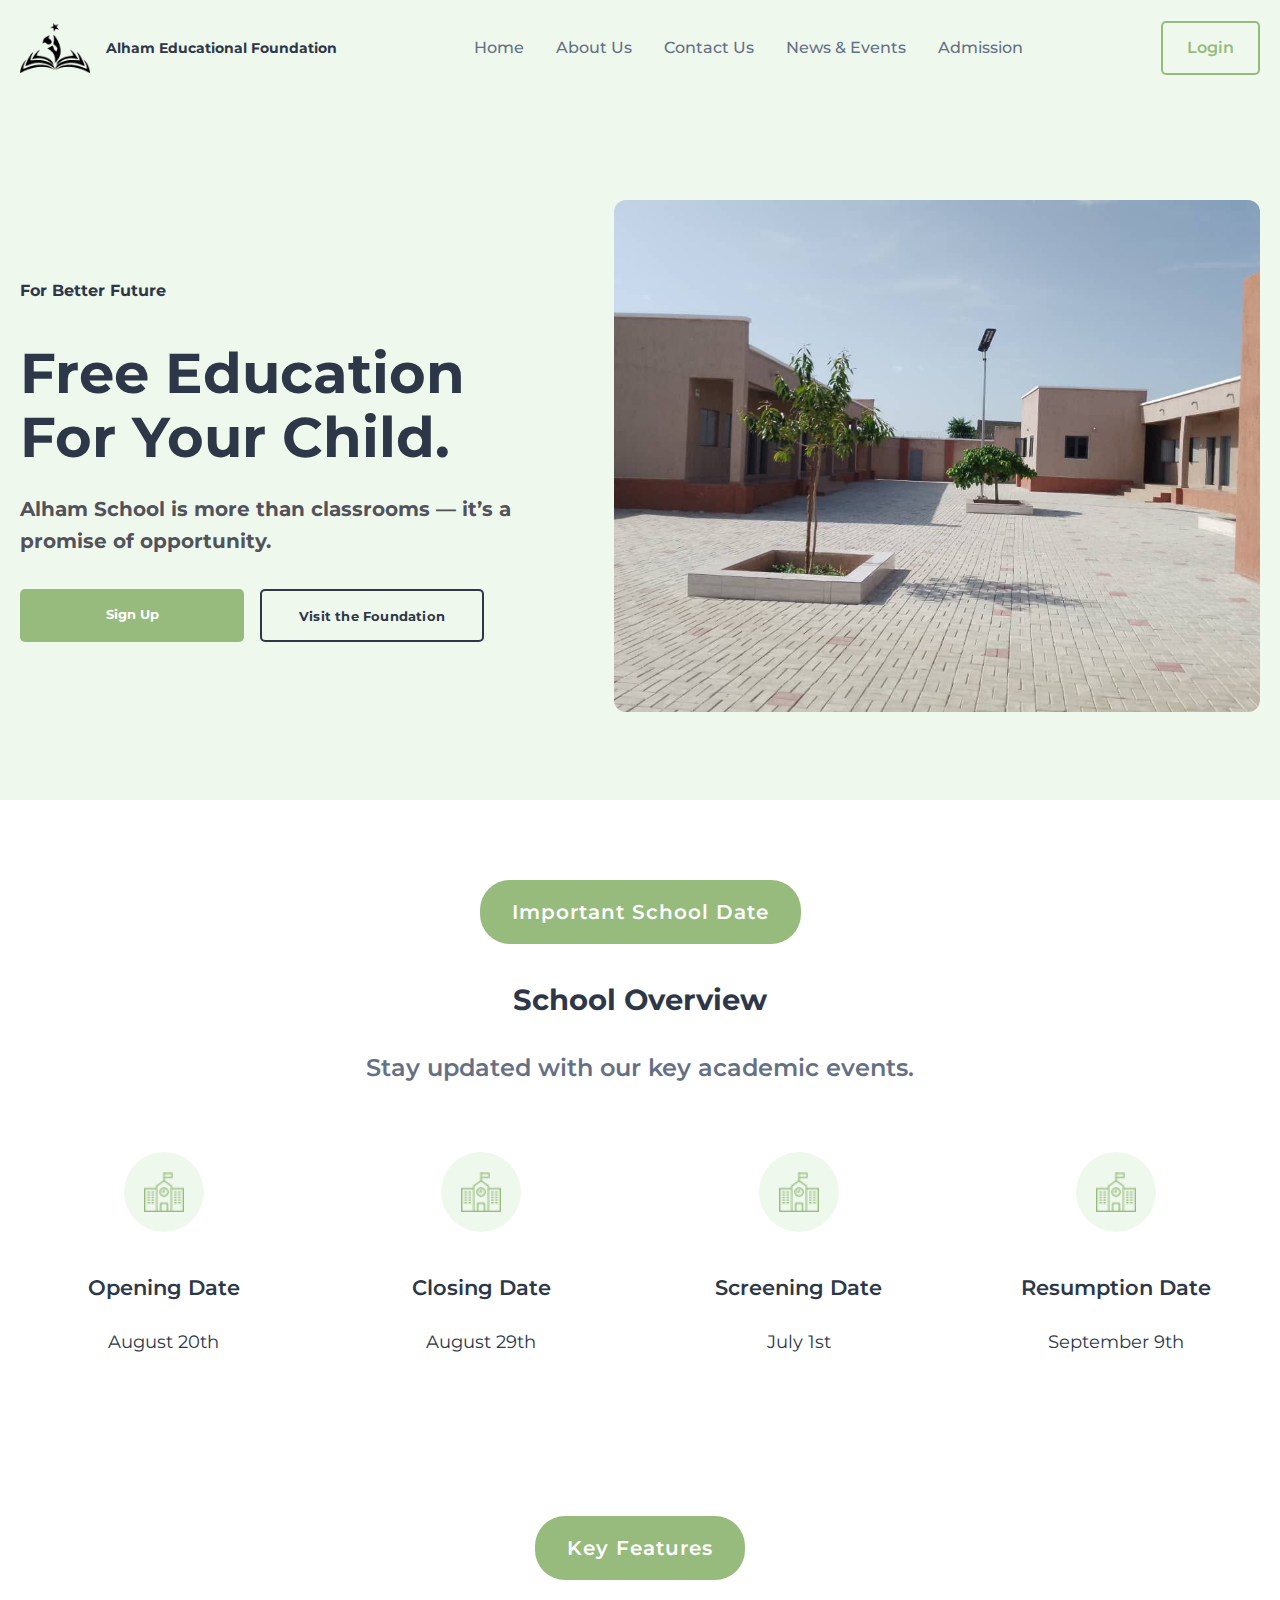
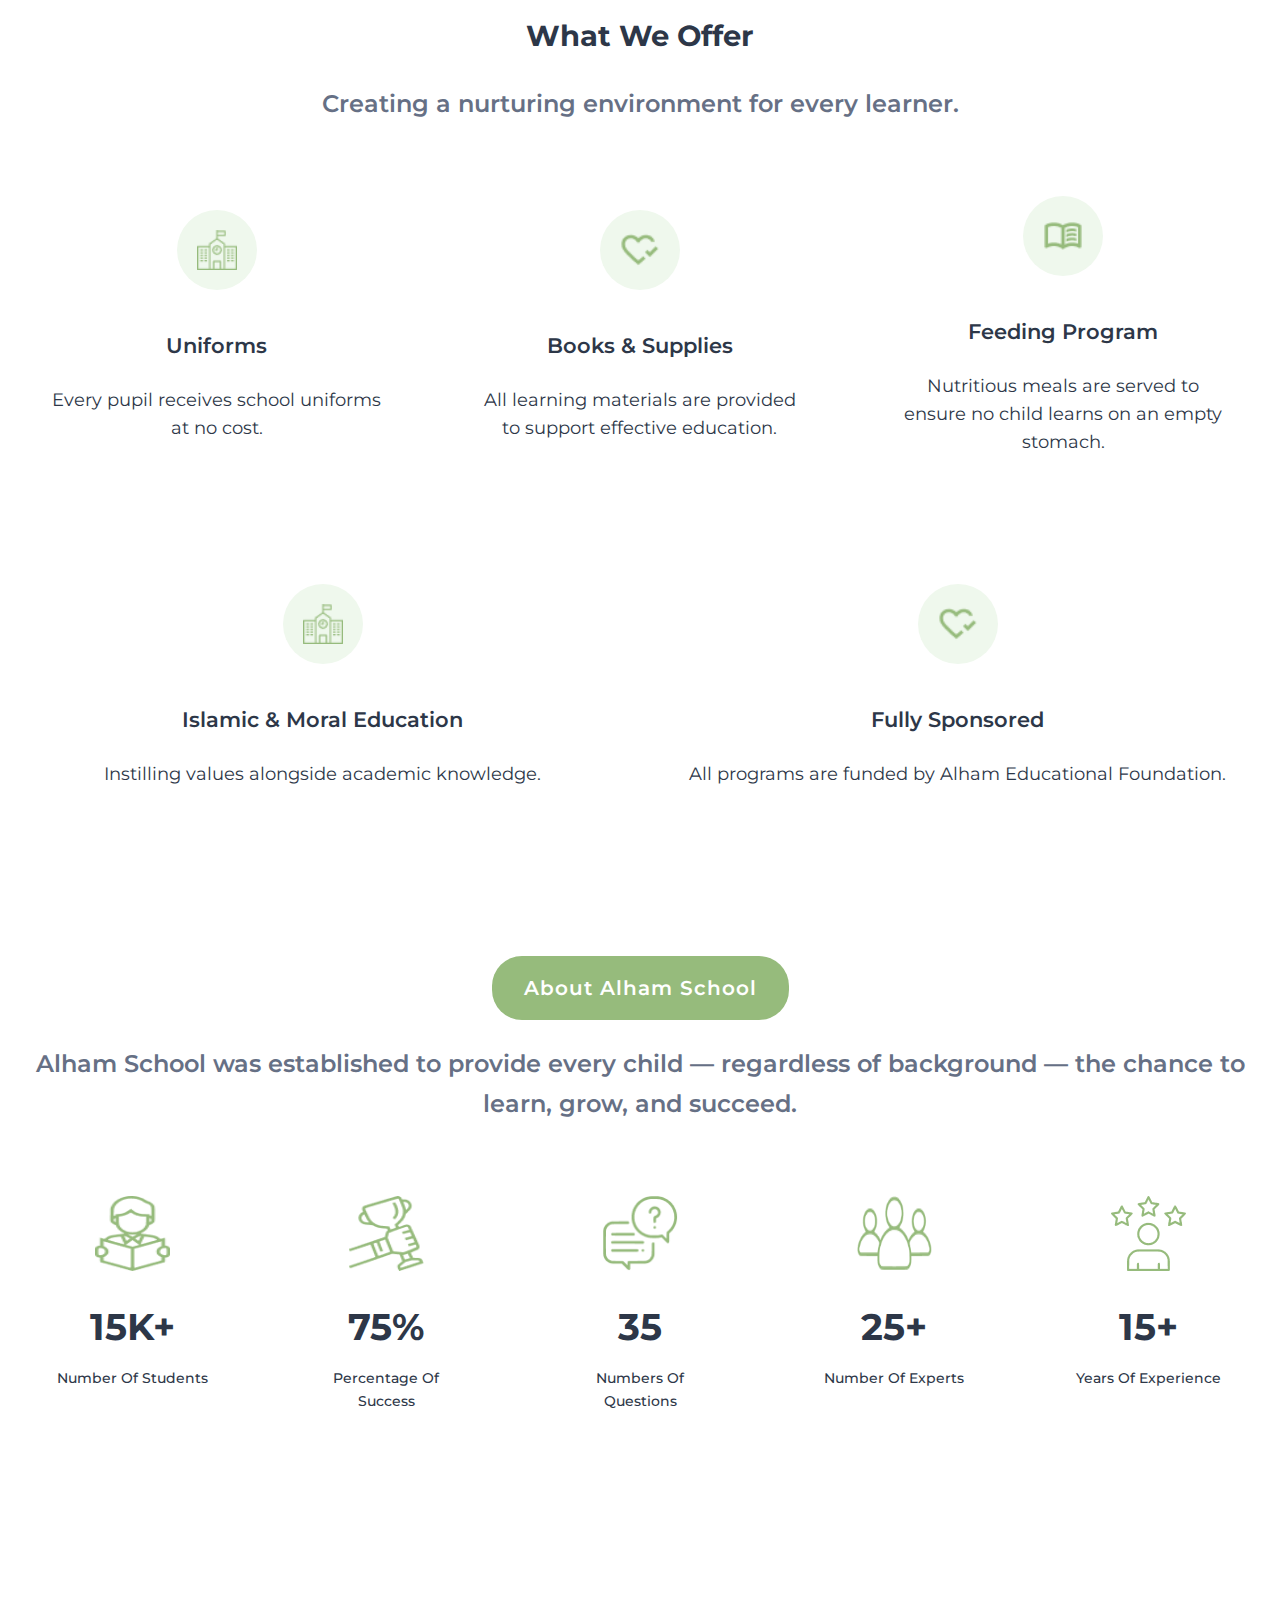
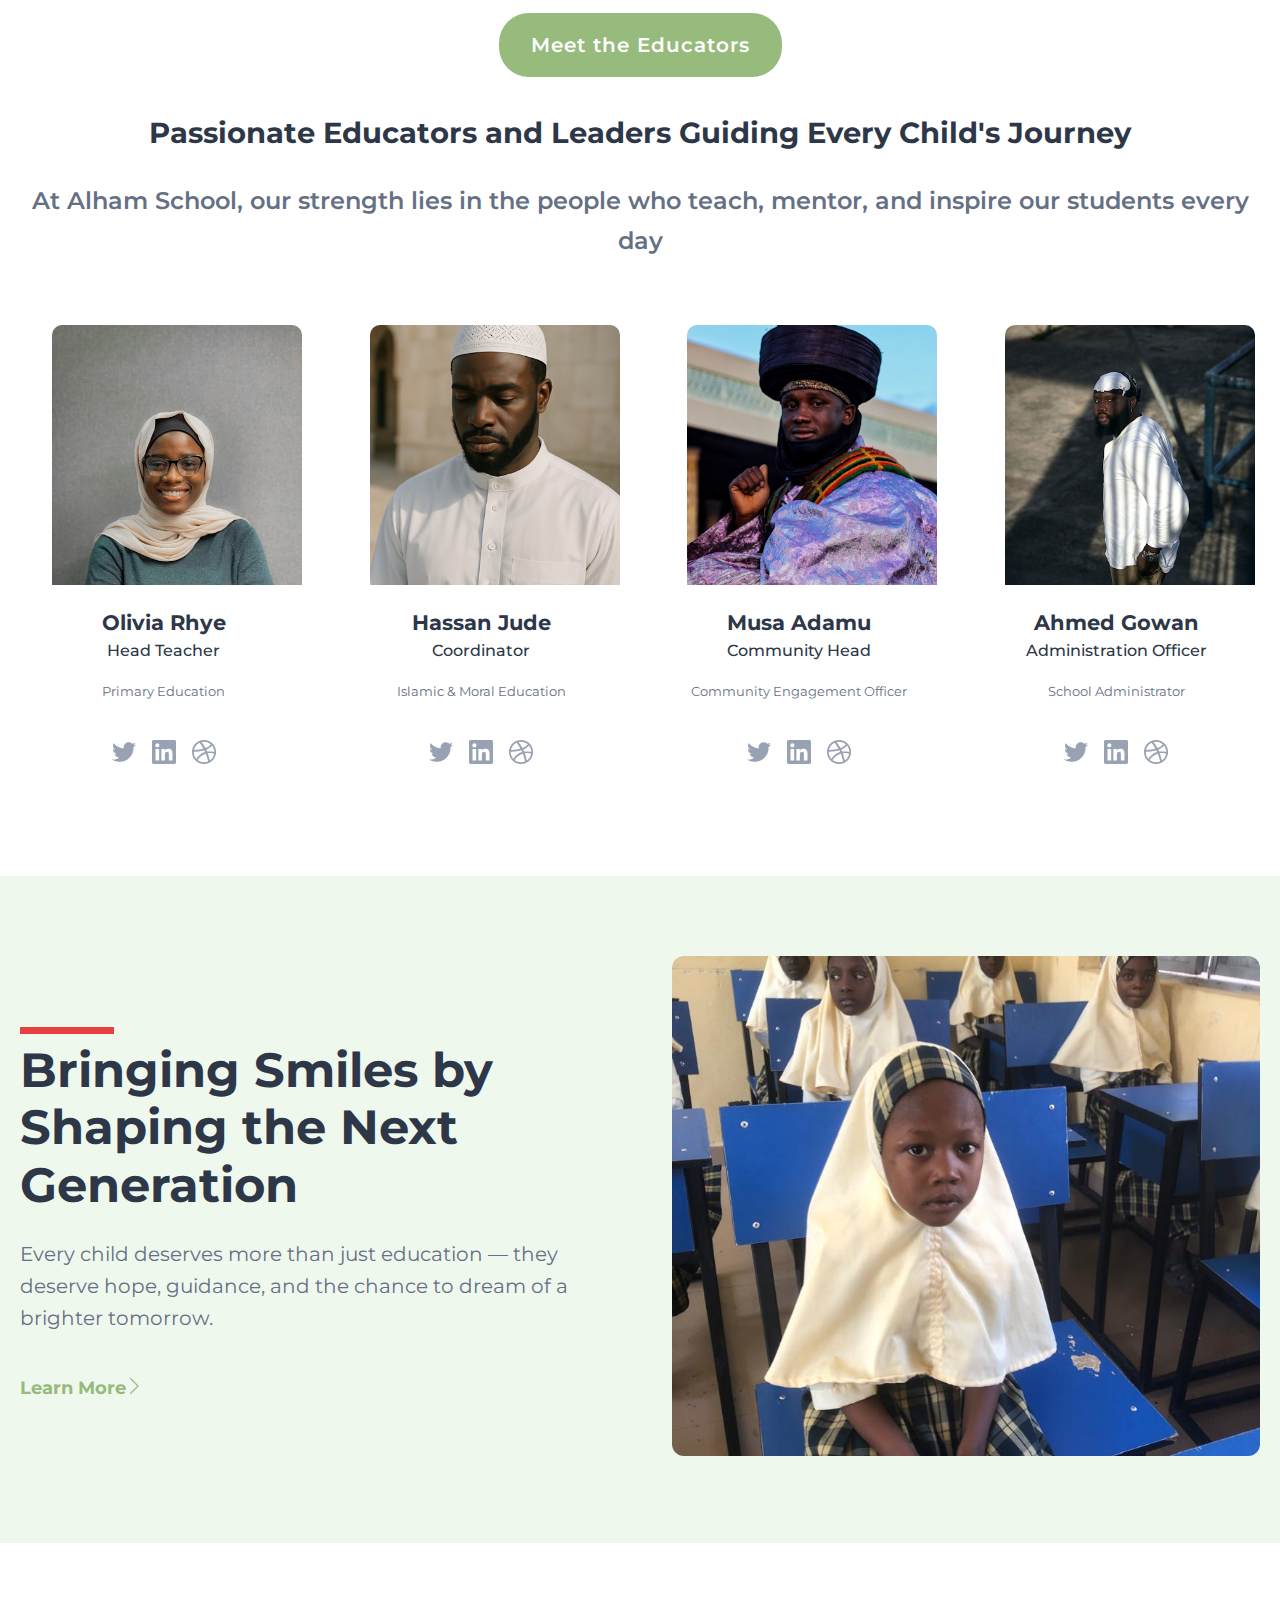
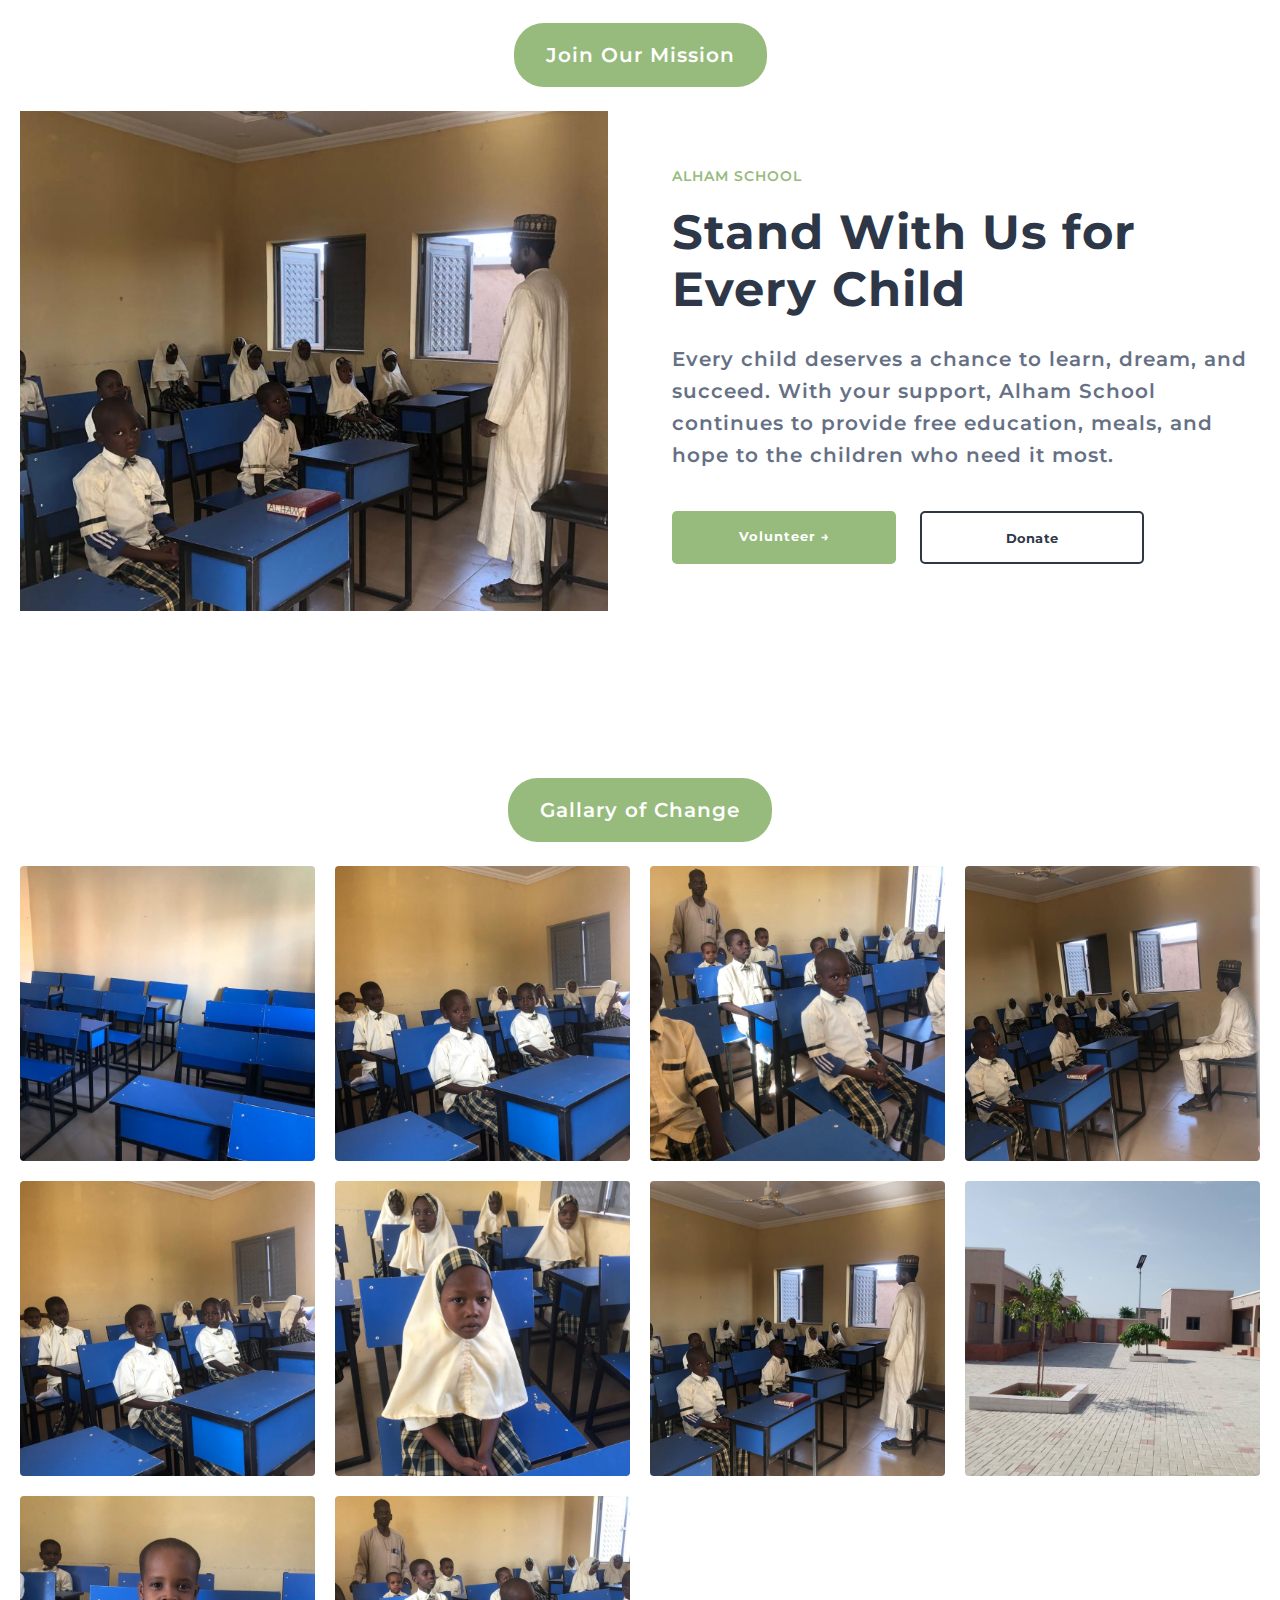
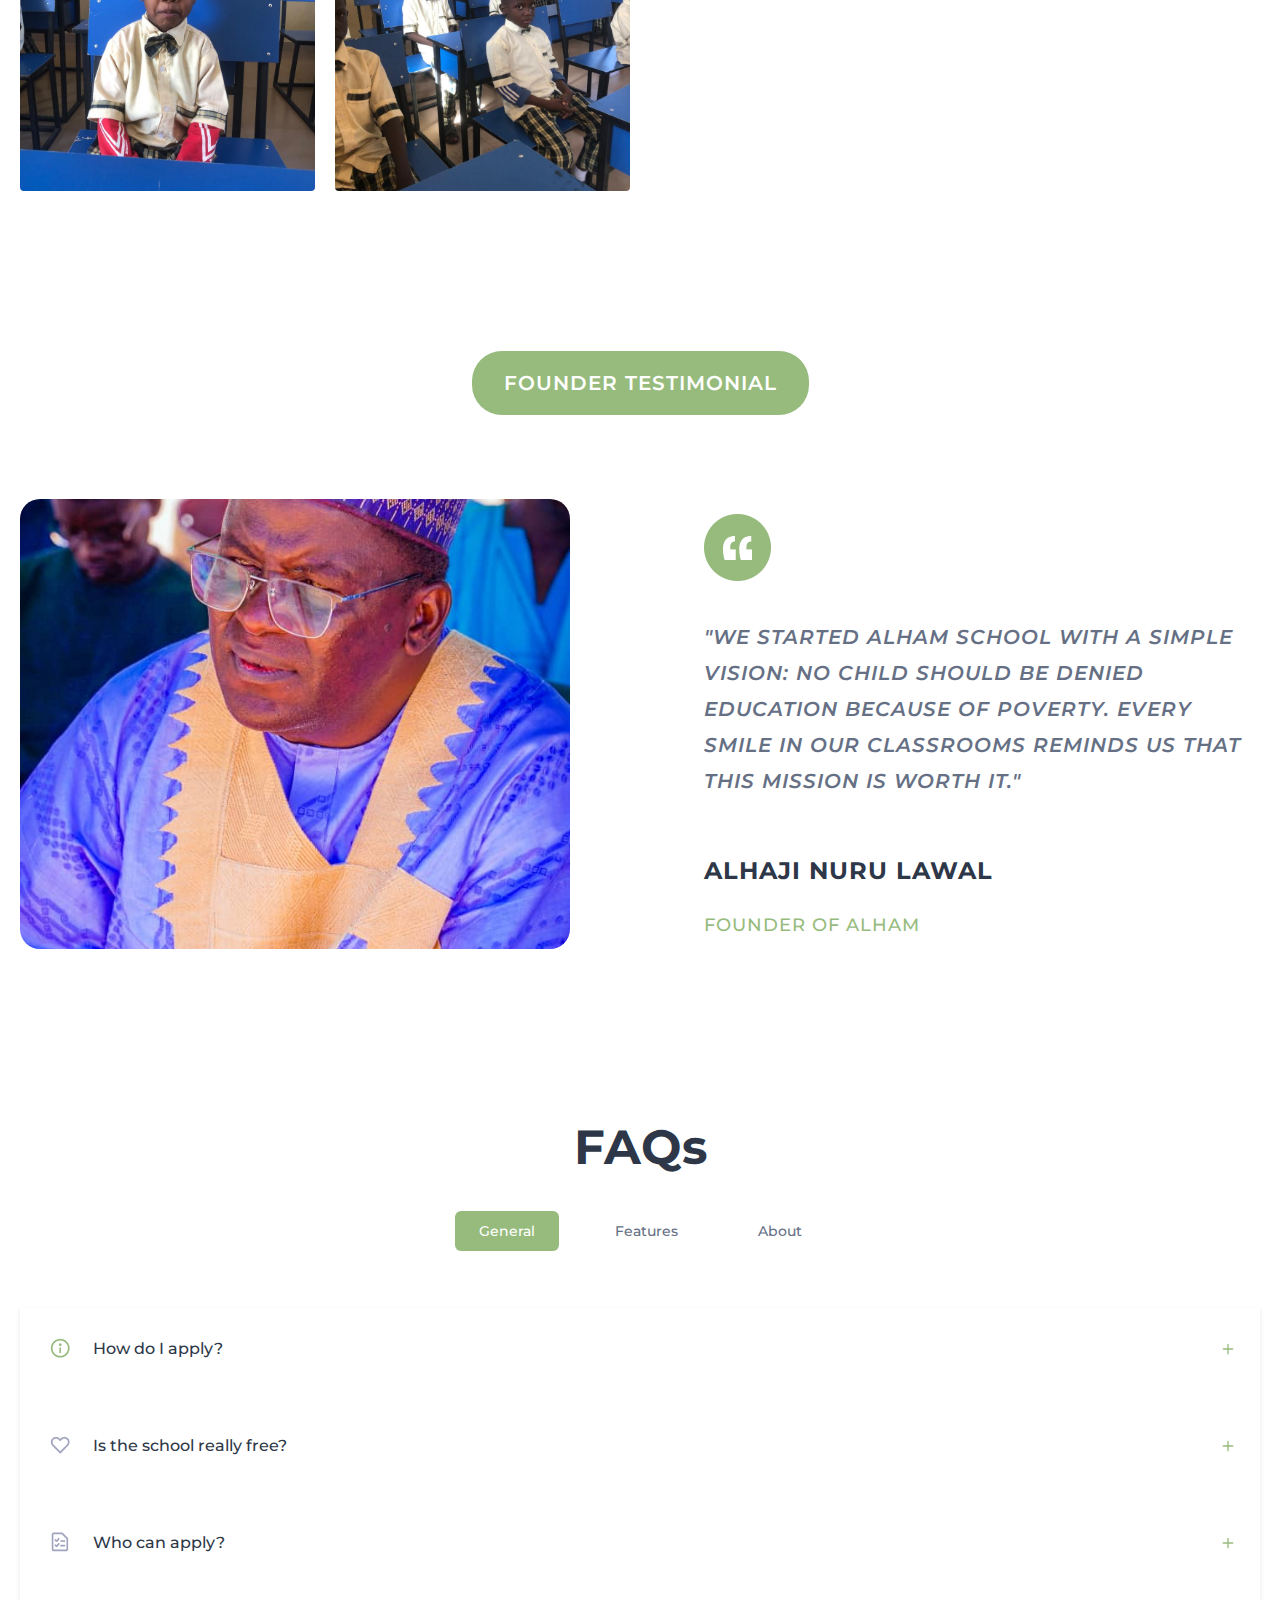
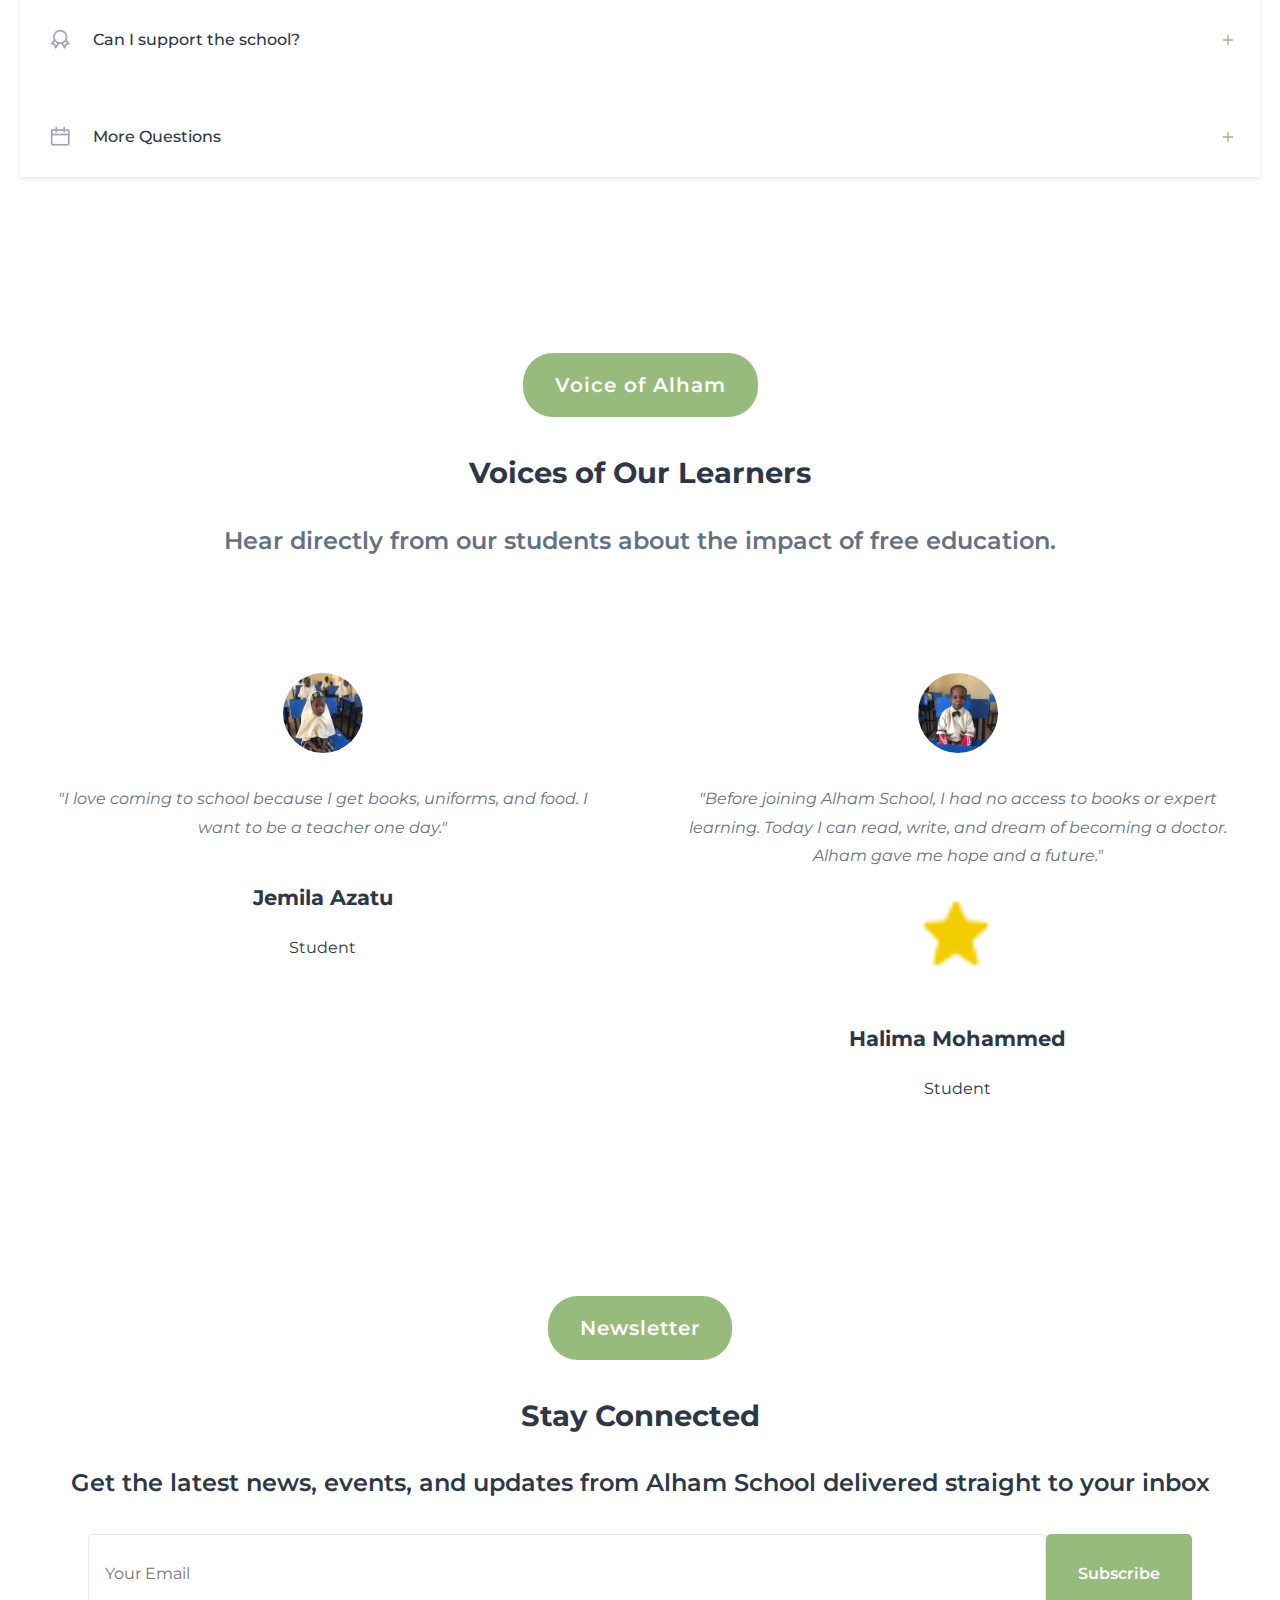
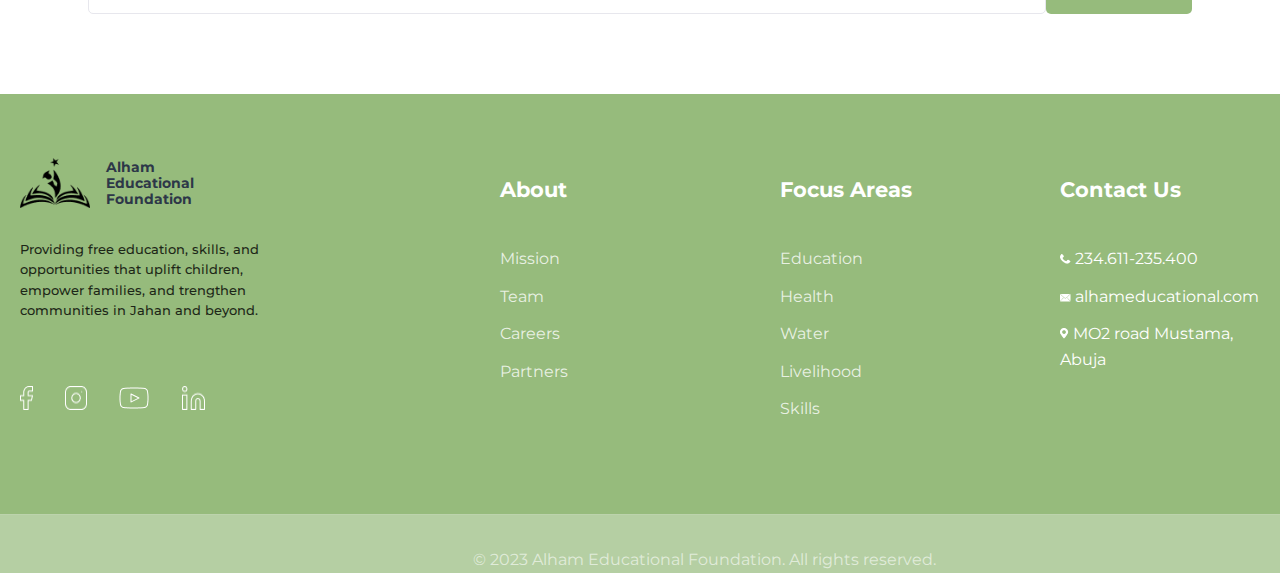
<file: index.html>
<!DOCTYPE html>
<html lang="en">

<head>
    <meta charset="UTF-8">
    <meta name="viewport" content="width=device-width, initial-scale=1.0">
    <title>Document</title>
    <link rel="stylesheet" href="css/normalize (1).css">
    <link rel="stylesheet" href="css/style.css">
    <link href="https://fonts.googleapis.com/css?family=Montserrat:100,200,300,regular,500,600,700,800,900,100italic,200italic,300italic,italic,500italic,600italic,700italic,800italic,900italic" rel="stylesheet" />
    <link href="https://fonts.googleapis.com/css?family=Roboto:100,200,300,regular,500,600,700,800,900,100italic,200italic,300italic,italic,500italic,600italic,700italic,800italic,900italic" rel="stylesheet" />
</head>

<body>
    <header class="navbar">
        <div class="container">
            <div class="logo">
                <img src="images/ALHAM logo 1.png" alt="Alham Educational Foundation Logo">
                <h2>Alham Educational Foundation</h2>
            </div>
            <nav>
                <ul class="nav-links">
                    <li><a href="./index.html">Home</a></li>
                    <li><a href="./about.html">About Us</a></li>
                    <li><a href="./contact.html">Contact Us</a></li>
                    <li><a href="#">News & Events</a></li>
                    <li><a href="./admission.html">Admission</a></li>
                </ul>
            </nav>
            <div class="nav-buttons">
                <a href="#" class="login-btn">Login</a>
            </div>
        </div>
    </header>

    <section class="hero">
        <div class="container hero-content">
            <div class="hero-text">
                <p class="tagline">For Better Future</p>
                <h1>Free Education For Your Child.</h1>
                <p>Alham School is more than classrooms — it’s a promise of opportunity.</p>
                <div class="hero-buttons">
                    <a href="#" class="btn-primary">Sign Up</a>
                    <a href="#" class="btn-secondary">Visit the Foundation</a>
                </div>
            </div>
            <div class="hero-image">
                <img src="images/School building.jpg" alt="School Building">
            </div>
        </div>
    </section>

    <!-- Important School Dates Section -->
    <section class="dates-section">
        <div class="container">
            <div class="section-main">
                <span>
                    <a href="#" class="section-tag">Important School Date</a>
                </span>
                <h2>School Overview</h2>
                <p>Stay updated with our key academic events.</p>
            </div>

            <div class="dates-grid">
                <div class="date-item">
                    <div class="date-icon">
                        <img src="images/mail.png" alt="mail">
                    </div>
                    <h4>Opening Date</h4>
                    <p>August 20th</p>
                </div>

                <div class="date-item">
                    <div class="date-icon">
                        <img src="images/mail.png" alt="mail">
                    </div>
                    <h4>Closing Date</h4>
                    <p>August 29th</p>
                </div>

                <div class="date-item">
                    <div class="date-icon">
                        <img src="images/mail.png" alt="mail">
                    </div>
                    <h4>Screening Date</h4>
                    <p>July 1st</p>
                </div>

                <div class="date-item">
                    <div class="date-icon">
                        <img src="images/mail.png" alt="mail">
                    </div>
                    <h4>Resumption Date</h4>
                    <p>September 9th</p>
                </div>
            </div>
        </div>
    </section>

    <!-- Key Features Section -->
    <section class="features-section">
        <div class="container">
            <div class="section-main">
                <a href="#" class="section-tag">Key Features</a>
                <h2>What We Offer</h2>
                <p>Creating a nurturing environment for every learner.</p>
            </div>

            <div class="features-grid">
                <div class="feature-item">
                    <div class="feature-icon">
                        <img src="images/mail.png" alt="mail">
                    </div>
                    <h4>Uniforms</h4>
                    <p>Every pupil receives school uniforms at no cost.</p>
                </div>

                <div class="feature-item">
                    <div class="feature-icon">
                        <img src="images/heart_check.png" alt="heart_check">
                    </div>
                    <h4>Books & Supplies</h4>
                    <p>All learning materials are provided to support effective education.</p>
                </div>

                <div class="feature-item">
                    <div class="feature-icon">
                        <img src="images/menu_book.png" alt="menu_book">
                    </div>
                    <h4>Feeding Program</h4>
                    <p>Nutritious meals are served to ensure no child learns on an empty stomach.</p>
                </div>
            </div>
            <div class="features-grid">
                <div class="feature-item">
                    <div class="feature-icon">
                        <img src="images/mail.png" alt="mail">
                    </div>
                    <h4>Islamic & Moral Education</h4>
                    <p>Instilling values alongside academic knowledge.</p>
                </div>

                <div class="feature-item">
                    <div class="feature-icon">
                        <img src="images/heart_check.png" alt="heart_check">
                        </svg>
                    </div>
                    <h4>Fully Sponsored</h4>
                    <p>All programs are funded by Alham Educational Foundation.</p>
                </div>
            </div>
        </div>
    </section>

    <!-- About Alham School Section -->
    <section class="about-section">
        <div class="container">
            <div class="section-main">
                <a href="#" class="section-tag">About Alham School</a>
                <p>Alham School was established to provide every child — regardless of background — the chance to learn,
                    grow, and succeed.</p>
            </div>

            <div class="stats-grid">
                <div class="stat-item">
                    <div class="stat-icon">
                        <img src="images/reading 1 (Traced).png" alt="reading">
                    </div>
                    <h3>15K+</h3>
                    <p>Number Of Students</p>
                </div>

                <div class="stat-item">
                    <div class="stat-icon">
                        <img src="images/success 1 (Traced).png" alt="success">
                    </div>
                    <h3>75%</h3>
                    <p>Percentage Of Success</p>
                </div>

                <div class="stat-item">
                    <div class="stat-icon">
                        <img src="images/conversation 1 (Traced).png" alt="conversation">
                    </div>
                    <h3>35</h3>
                    <p>Numbers Of Questions</p>
                </div>

                <div class="stat-item">
                    <div class="stat-icon">
                        <img src="images/costumer 1 (Traced).png" alt="costumer">
                    </div>
                    <h3>25+</h3>
                    <p>Number Of Experts</p>
                </div>

                <div class="stat-item">
                    <div class="stat-icon">
                        <img src="images/Vector.png" alt="Vector">
                    </div>
                    <h3>15+</h3>
                    <p>Years Of Experience</p>
                </div>
            </div>
        </div>
    </section>

    <!-- Team Section -->
    <section class="team-section">
        <div class="container">
            <div class="section-main">
                <a href="#" class="section-tag">Meet the Educators</a>
                <h2>Passionate Educators and Leaders Guiding Every Child's Journey</h2>
                <p>At Alham School, our strength lies in the people who teach, mentor, and inspire our students every
                    day</p>
            </div>

            <div class="divider"></div>

            <div class="team-grid">
                <!-- Olivia Rhye -->
                <div class="team-member">
                    <div class="member-image">
                        <img src="images/T1.jpg" alt="Olivia">
                    </div>
                    <h4>Olivia Rhye</h4>
                    <p class="position">Head Teacher</p>
                    <p class="department">Primary Education</p>
                    <div class="social-icons">
                        <a href="#" class="social-icon"><img src="images/Social icon.png" alt="facebook"></a> <!-- Facebook -->
                        <a href="#" class="social-icon"><img src="images/Social icon (1).png" alt="twitter"></a> <!-- Twitter -->
                        <a href="#" class="social-icon"><img src="images/Social icon (2).png" alt="social"></a> <!-- LinkedIn -->
                    </div>
                </div>

                <!-- Hassan Jude -->
                <div class="team-member">
                    <div class="member-image">
                        <img src="images/T2.jpg" alt="Hassan">
                    </div>
                    <h4>Hassan Jude</h4>
                    <p class="position">Coordinator</p>
                    <p class="department">Islamic & Moral Education</p>
                    <div class="social-icons">
                        <a href="#" class="social-icon"><img src="images/Social icon.png" alt="facebook"></a> <!-- Facebook -->
                        <a href="#" class="social-icon"><img src="images/Social icon (1).png" alt="twitter"></a> <!-- Twitter -->
                        <a href="#" class="social-icon"><img src="images/Social icon (2).png" alt="social"></a> <!-- LinkedIn -->
                    </div>
                </div>

                <!-- Musa Adamu -->
                <div class="team-member">
                    <div class="member-image">
                        <img src="images/T3.jpg" alt="Musa">
                    </div>
                    <h4>Musa Adamu</h4>
                    <p class="position">Community Head</p>
                    <p class="department">Community Engagement Officer</p>
                    <div class="social-icons">
                        <a href="#" class="social-icon"><img src="images/Social icon.png" alt="facebook"></a> <!-- Facebook -->
                        <a href="#" class="social-icon"><img src="images/Social icon (1).png" alt="twitter"></a> <!-- Twitter -->
                        <a href="#" class="social-icon"><img src="images/Social icon (2).png" alt="social"></a> <!-- LinkedIn -->
                    </div>
                </div>

                <!-- Ahmed Gowan -->
                <div class="team-member">
                    <div class="member-image">
                        <img src="images/T4.jpg" alt="Ahmed">
                    </div>
                    <h4>Ahmed Gowan</h4>
                    <p class="position">Administration Officer</p>
                    <p class="department">School Administrator</p>
                    <div class="social-icons">
                        <a href="#" class="social-icon"><img src="images/Social icon.png" alt="facebook"></a> <!-- Facebook -->
                        <a href="#" class="social-icon"><img src="images/Social icon (1).png" alt="twitter"></a> <!-- Twitter -->
                        <a href="#" class="social-icon"><img src="images/Social icon (2).png" alt="social"></a> <!-- LinkedIn -->
                    </div>
                </div>
            </div>
        </div>
    </section>


    <!-- Learn More Section -->
    <section class="learn-more-section">
        <div class="container" id="learn">
            <div class="learn-content">
                <div class="learn-text">
                    <div class="learn-more-image">
                        <img src="images/fixed-width fixed-height sec-.png" alt="fixed">
                    </div>
                    <h2>Bringing Smiles by Shaping the Next Generation</h2>
                    <p>Every child deserves more than just education — they deserve hope, guidance, and the chance to
                        dream of a brighter tomorrow.</p>
                    <a href="#" class="learn-link">Learn More</a>
                    <img src="images/icon arrow-next.png" alt="">
                </div>
                <div class="learn-image">
                    <img src="images/Learn more.jpg" alt="Children learning at Alham School">
                </div>
            </div>
    </section>


    <!-- CTA Section -->
    <section class="join-mission">
        <div class="container">
            <div class="section-main">
                <a href="#" class="section-tag">Join Our Mission</a>
            </div>
            <div class="mission-content">
                <div class="mission-image">
                    <img src="images/G7.jpg" alt="Alham School Students">
                </div>
                <div class="mission-text">
                    <p class="tagline-join">ALHAM SCHOOL</p>
                    <h2>Stand With Us for Every Child</h2>
                    <p>Every child deserves a chance to learn, dream, and succeed. With your support, Alham School
                        continues to provide free education, meals, and hope to the children who need it most.</p>
                    <div class="mission-buttons">
                        <a href="#" class="cta-btn-secondary">Volunteer →</a>
                        <a href="#" class="cta-btn-primary">Donate</a>
                    </div>
                </div>
            </div>
        </div>
    </section>

    <!--Gallary -->
    <section class="gallary">
        <div class="container">
            <div class="section-main">
                <a href="#" class="section-tag">Gallary of Change</a>
            </div>
            <div class="gallery-grid">
                <div class="gallery-item">
                    <img src="images/G1.jpg" alt="Gallery Image 1">
                </div>
                <div class="gallery-item">
                    <img src="images/G2.jpg" alt="Gallery Image 2">
                </div>
                <div class="gallery-item">
                    <img src="images/G3.jpg" alt="Gallery Image 3">
                </div>
                <div class="gallery-item">
                    <img src="images/G4.jpg" alt="Gallery Image 4">
                </div>
                <div class="gallery-item">
                    <img src="images/G5.jpg" alt="Gallery Image 5">
                </div>
                <div class="gallery-item">
                    <img src="images/G6.jpg" alt="Gallery Image 6">
                </div>
                <div class="gallery-item">
                    <img src="images/G7.jpg" alt="Gallery Image 7">
                </div>
                <div class="gallery-item">
                    <img src="images/School building.jpg" alt="School Building">
                </div>
                <div class="gallery-item">
                    <img src="images/G9.jpg" alt="Gallery Image 9">
                </div>
                <div class="gallery-item">
                    <img src="images/G10.jpg" alt="Gallery Image 10">
                </div>
            </div>
        </div>
    </section>

    <!-- Founder Testimonial Section -->
    <section class="founder-section">
        <div class="container">
            <div class="section-header">
                <a href="#" class="section-tag">Founder Testimonial</a>
            </div>
            <div class="founder-content">
                <div class="founder-image">
                    <img src="images/Founder.jpg" alt="Alhaji Nuru Lawal">
                </div>
                <div class="founder-text">
                    <div class="quote-icon">
                        <img src="images/Icon -quote.png" alt="Icon-qoute">
                    </div>
                    <p class="founder-quote">"We started Alham School with a simple vision: no child should be denied
                        education because of poverty. Every smile in our classrooms reminds us that this mission is
                        worth it."</p>
                    <div class="founder-info">
                        <h4>Alhaji Nuru Lawal</h4>
                        <p>Founder of Alham</p>
                    </div>
                </div>
            </div>
        </div>
    </section>


    <!-- FAQs Section -->
    <section class="faqs-section">
        <div class="container">
            <h2 class="faqs-title">FAQs</h2>

            <!-- FAQ Tabs -->
            <div class="faq-tabs">
                <button class="faq-tab active">General</button>
                <button class="faq-tab">Features</button>
                <button class="faq-tab">About</button>
            </div>

            <div class="faq-divider"></div>

            <!-- FAQ Items -->
            <div class="faq-items">
                <!-- FAQ Item 1 -->
                <div class="faq-item">
                    <div class="faq-question">
                        <div class="faq-icon">
                            <img src="images/Icon caution.png" alt="">
                        </div>
                        <span class="faq-text">How do I apply?</span>
                        <div class="faq-toggle">
                            <svg class="plus-icon" width="16" height="16" viewBox="0 0 24 24" fill="none">
                                <path d="M12 5V19M5 12H19" stroke="currentColor" stroke-width="2"
                                    stroke-linecap="round" />
                            </svg>
                            <svg class="minus-icon" width="16" height="16" viewBox="0 0 24 24" fill="none"
                                style="display: none;">
                                <path d="M5 12H19" stroke="currentColor" stroke-width="2" stroke-linecap="round" />
                            </svg>
                        </div>
                    </div>
                    <div class="faq-answer">
                        <p>Parents or guardians can register during our admission period. Dates are announced on the
                            school calendar.</p>
                    </div>
                </div>

                <!-- FAQ Item 2 -->
                <div class="faq-item">
                    <div class="faq-question">
                        <div class="faq-icon">
                            <img src="images/Icon heart.png" alt="">
                        </div>
                        <span class="faq-text">Is the school really free?</span>
                        <div class="faq-toggle">
                            <svg class="plus-icon" width="16" height="16" viewBox="0 0 24 24" fill="none">
                                <path d="M12 5V19M5 12H19" stroke="currentColor" stroke-width="2"
                                    stroke-linecap="round" />
                            </svg>
                            <svg class="minus-icon" width="16" height="16" viewBox="0 0 24 24" fill="none"
                                style="display: none;">
                                <path d="M5 12H19" stroke="currentColor" stroke-width="2" stroke-linecap="round" />
                            </svg>
                        </div>
                    </div>
                    <div class="faq-answer">
                        <p></p>
                    </div>
                </div>

                <!-- FAQ Item 3 -->
                <div class="faq-item">
                    <div class="faq-question">
                        <div class="faq-icon">
                            <img src="images/Icon read.png" alt="">
                        </div>
                        <span class="faq-text">Who can apply?</span>
                        <div class="faq-toggle">
                            <svg class="plus-icon" width="16" height="16" viewBox="0 0 24 24" fill="none">
                                <path d="M12 5V19M5 12H19" stroke="currentColor" stroke-width="2"
                                    stroke-linecap="round" />
                            </svg>
                            <svg class="minus-icon" width="16" height="16" viewBox="0 0 24 24" fill="none"
                                style="display: none;">
                                <path d="M5 12H19" stroke="currentColor" stroke-width="2" stroke-linecap="round" />
                            </svg>
                        </div>
                    </div>
                    <div class="faq-answer">
                        <p></p>
                    </div>
                </div>

                <!-- FAQ Item 4 -->
                <div class="faq-item">
                    <div class="faq-question">
                        <div class="faq-icon">
                            <img src="images/Icon earpod.png" alt="">
                        </div>
                        <span class="faq-text">Can I support the school?</span>
                        <div class="faq-toggle">
                            <svg class="plus-icon" width="16" height="16" viewBox="0 0 24 24" fill="none">
                                <path d="M12 5V19M5 12H19" stroke="currentColor" stroke-width="2"
                                    stroke-linecap="round" />
                            </svg>
                            <svg class="minus-icon" width="16" height="16" viewBox="0 0 24 24" fill="none"
                                style="display: none;">
                                <path d="M5 12H19" stroke="currentColor" stroke-width="2" stroke-linecap="round" />
                            </svg>
                        </div>
                    </div>
                    <div class="faq-answer">
                        <p></p>
                    </div>
                </div>

                <!-- FAQ Item 5 -->
                <div class="faq-item">
                    <div class="faq-question">
                        <div class="faq-icon">
                            <img src="images/Icon calender.png" alt="">
                        </div>
                        <span class="faq-text">More Questions</span>
                        <div class="faq-toggle">
                            <svg class="plus-icon" width="16" height="16" viewBox="0 0 24 24" fill="none">
                                <path d="M12 5V19M5 12H19" stroke="currentColor" stroke-width="2"
                                    stroke-linecap="round" />
                            </svg>
                            <svg class="minus-icon" width="16" height="16" viewBox="0 0 24 24" fill="none"
                                style="display: none;">
                                <path d="M5 12H19" stroke="currentColor" stroke-width="2" stroke-linecap="round" />
                            </svg>
                        </div>
                    </div>
                    <div class="faq-answer">
                        <p></p>
                    </div>
                </div>
            </div>
        </div>
    </section>


    <!-- Voice of Alham -->
    <section>
        <div class="container">
            <div class="section-main">
                <a href="#" class="section-tag">Voice of Alham</a>
                <h2>Voices of Our Learners</h2>
                <p>Hear directly from our students about the impact of free education.</p>
            </div>
            <div class="testimonial-grid">
                <div class="testimonial">
                    <img src="images/G6.jpg" alt="G6">
                    <p>"I love coming to school because I get books, uniforms, and food. I want to be a teacher one
                        day."</p>
                    <div class="student-info">
                        <h4>Jemila Azatu</h4>
                        <p>Student</p>
                    </div>
                </div>
                <div class="testimonial">
                    <img src="images/G9.jpg" alt="G9">
                    <p>"Before joining Alham School, I had no access to books or expert learning. Today I can read,
                        write, and dream of becoming a doctor. Alham gave me hope and a future."</p>
                    <img src="images/stars sec-.png" alt="rating">
                    <div class="student-info">
                        <h4>Halima Mohammed</h4>
                        <p>Student</p>
                    </div>
                </div>
            </div>
        </div>
    </section>

    <!-- Newsletter -->
    <section class="newsletter">
        <div class="container">
            <div>
                <a href="#" class="section-tag">Newsletter</a>
                <h2>Stay Connected</h2>
                <p>Get the latest news, events, and updates from Alham School delivered straight to your inbox</p>
            </div>
            <form class="newsletter-form">
                <input type="email" placeholder="Your Email" required>
                <button type="submit">Subscribe</button>
            </form>
        </div>
    </section>

    <!-- Footer -->
    <footer>
        <div class="container">
            <div class="footer-content">
                <div class="footer-section">
                    <div class="logo">
                        <img src="images/ALHAM logo 1.png" alt="Alham Educational Foundation Logo">
                        <h2 class="footer-logo">Alham <br> 
                            Educational <br> 
                            Foundation</h2>
                    </div>
                    <p>Providing free education, skills, and <br> 
                        opportunities that uplift children,<br> 
                        empower families, and trengthen <br> 
                        communities in Jahan and beyond.
                    </p>
                    <div class="footer-social">
                        <img src="images/social (4).png" alt="facebook">
                        <img src="images/social (3).png" alt="instagram">
                        <img src="images/social (2).png" alt="youtube">
                        <img src="images/social (1).png" alt="linkedin">
                    </div>
                </div>
                <div class="footer-section">
                    <h4>About</h4>
                    <ul>
                        <li><a href="#mission">Mission</a></li>
                        <li><a href="#team">Team</a></li>
                        <li><a href="#careers">Careers</a></li>
                        <li><a href="#partners">Partners</a></li>
                    </ul>
                </div>
                <div class="footer-section">
                    <h4>Focus Areas</h4>
                    <ul>
                        <li><a href="#education">Education</a></li>
                        <li><a href="#health">Health</a></li>
                        <li><a href="#water">Water</a></li>
                        <li><a href="#livelihood">Livelihood</a></li>
                        <li><a href="#skills">Skills</a></li>
                    </ul>
                </div>
                <div class="footer-section">
                    <h4>Contact Us</h4>
                    <ul>
                        <li>
                            <img src="images/f-call.png" alt="Phone">
                            <span>234.611-235.400</span>
                        </li>
                        <li>
                            <img src="images/f-email.png" alt="Email">
                            <span>alhameducational.com</span>
                        </li>
                        <li>
                            <img src="images/f-map.png" alt="Location">
                            <span>MO2 road Mustama, Abuja</span>
                        </li>
                    </ul>
                </div>
            </div>
        </div>
    </footer>
    <div class="footer-bottom">
        <p>&copy; 2023 Alham Educational Foundation. All rights reserved.</p>
    </div>


</body>

</html>
</file>
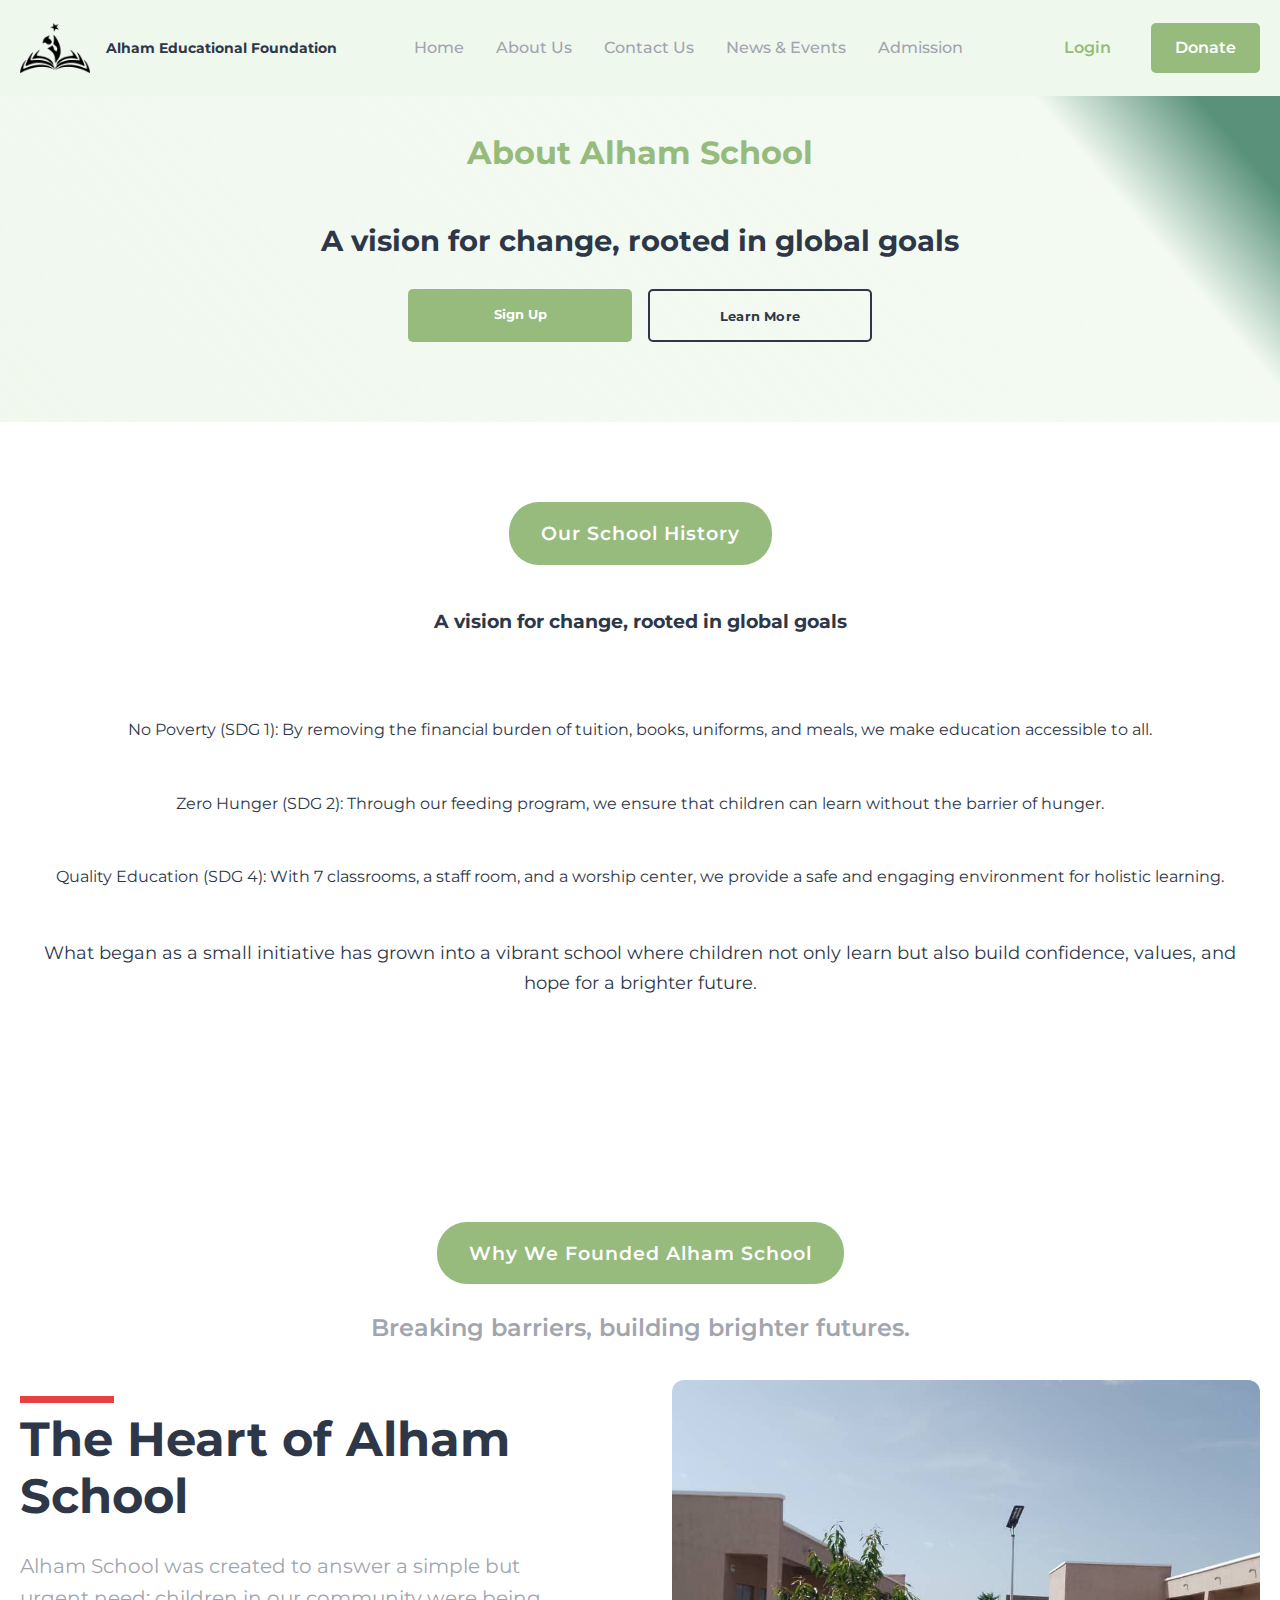
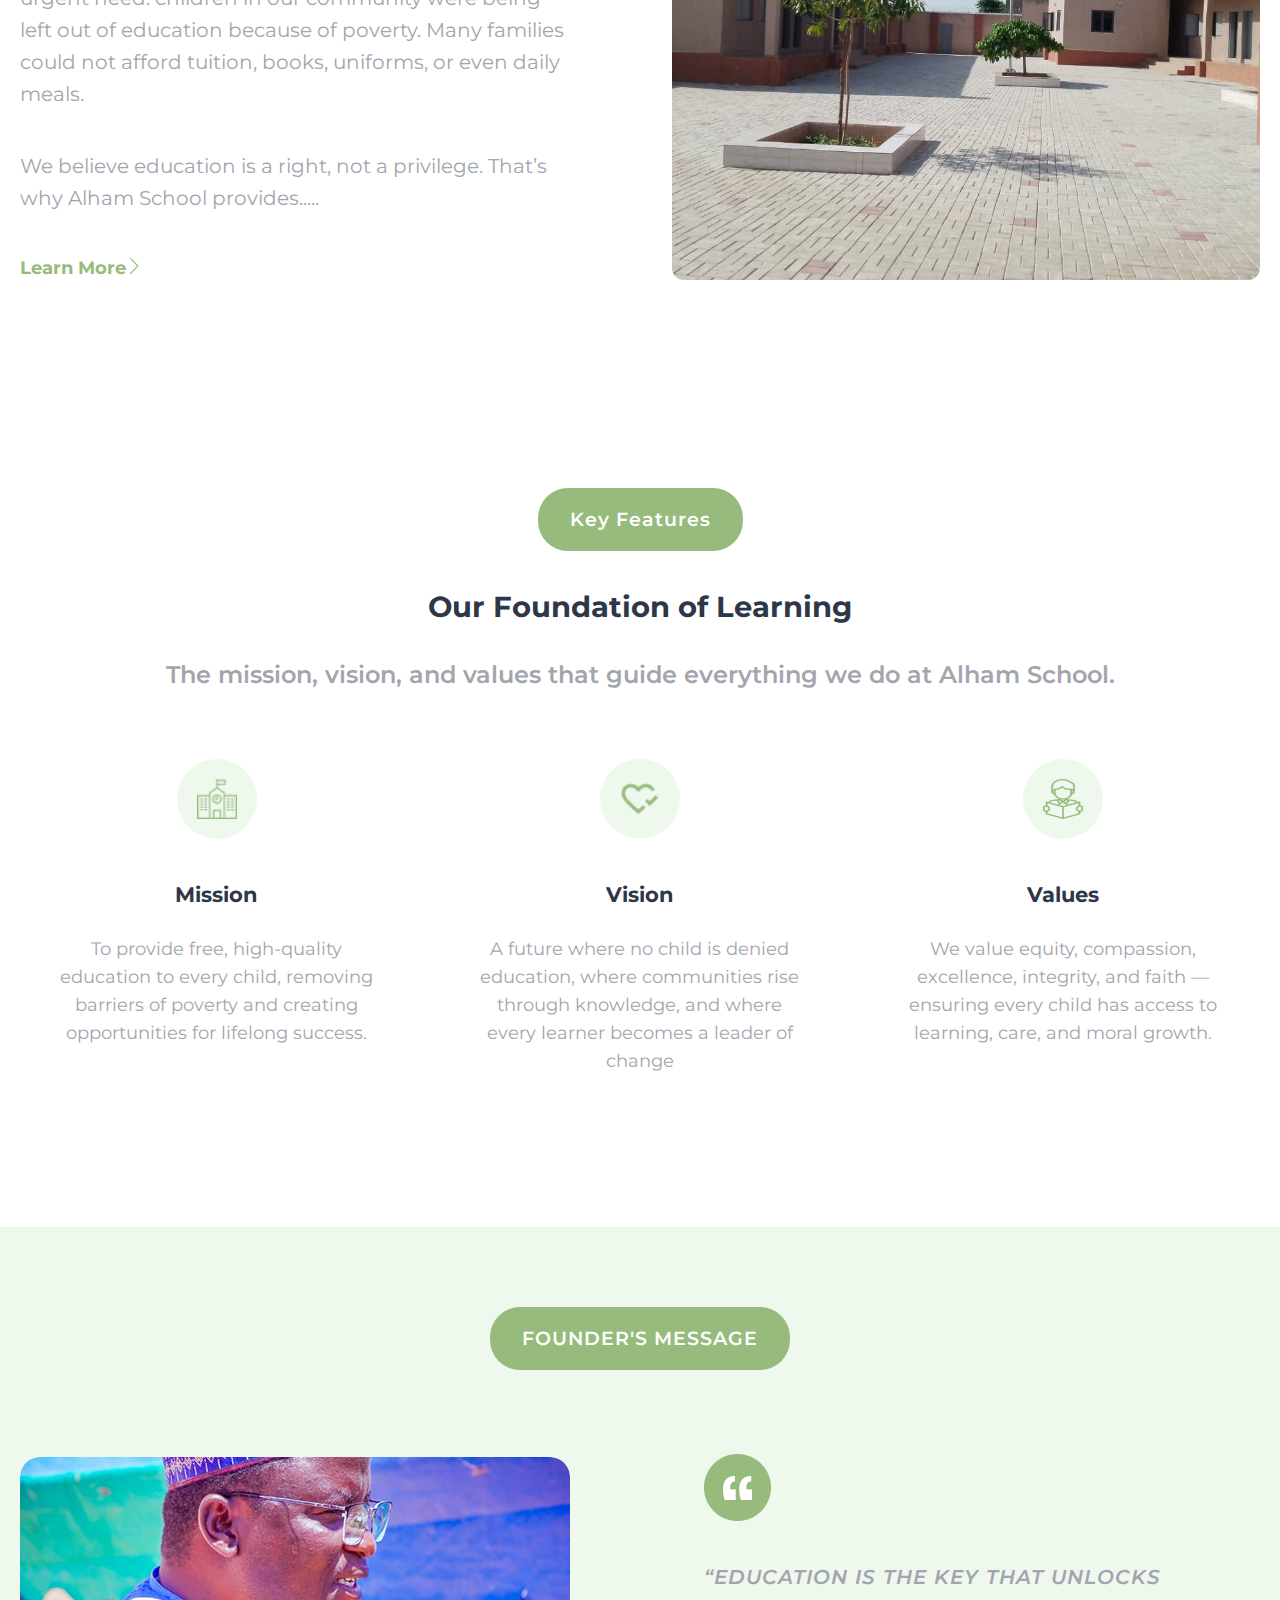
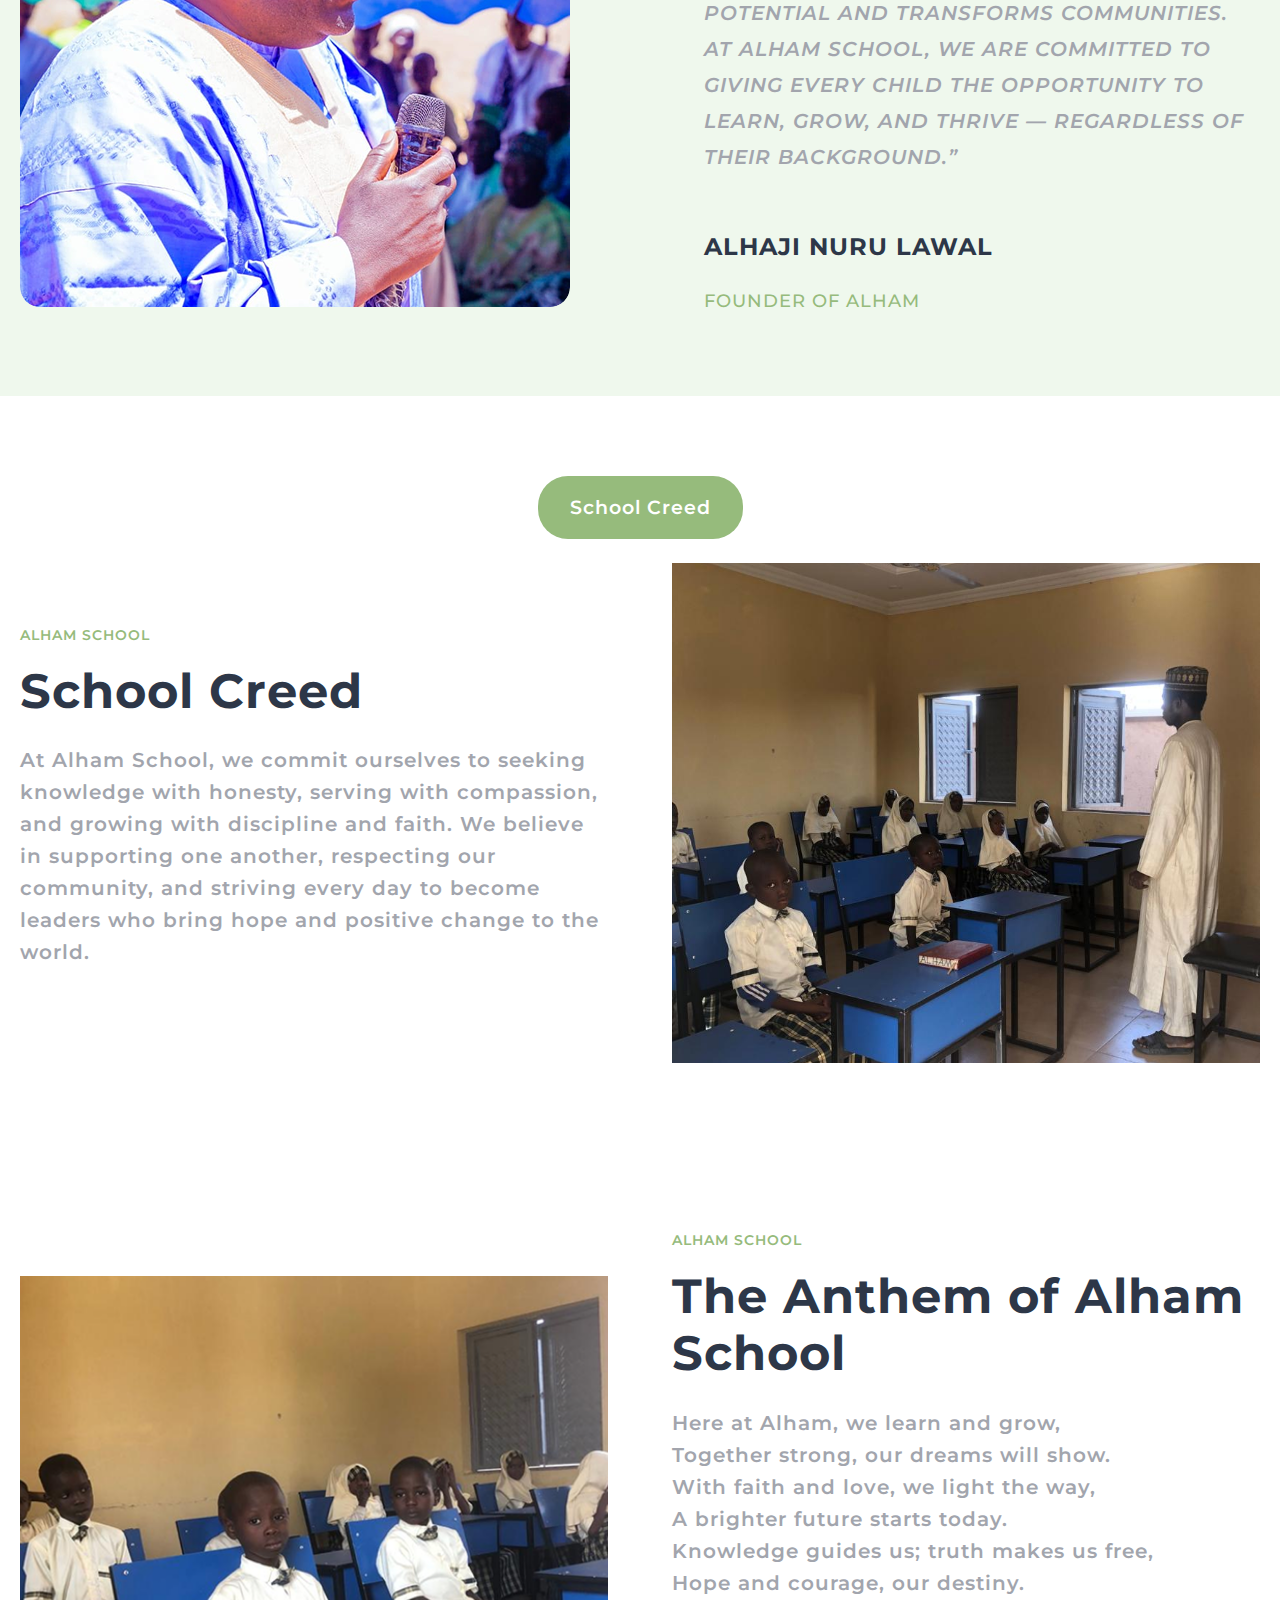
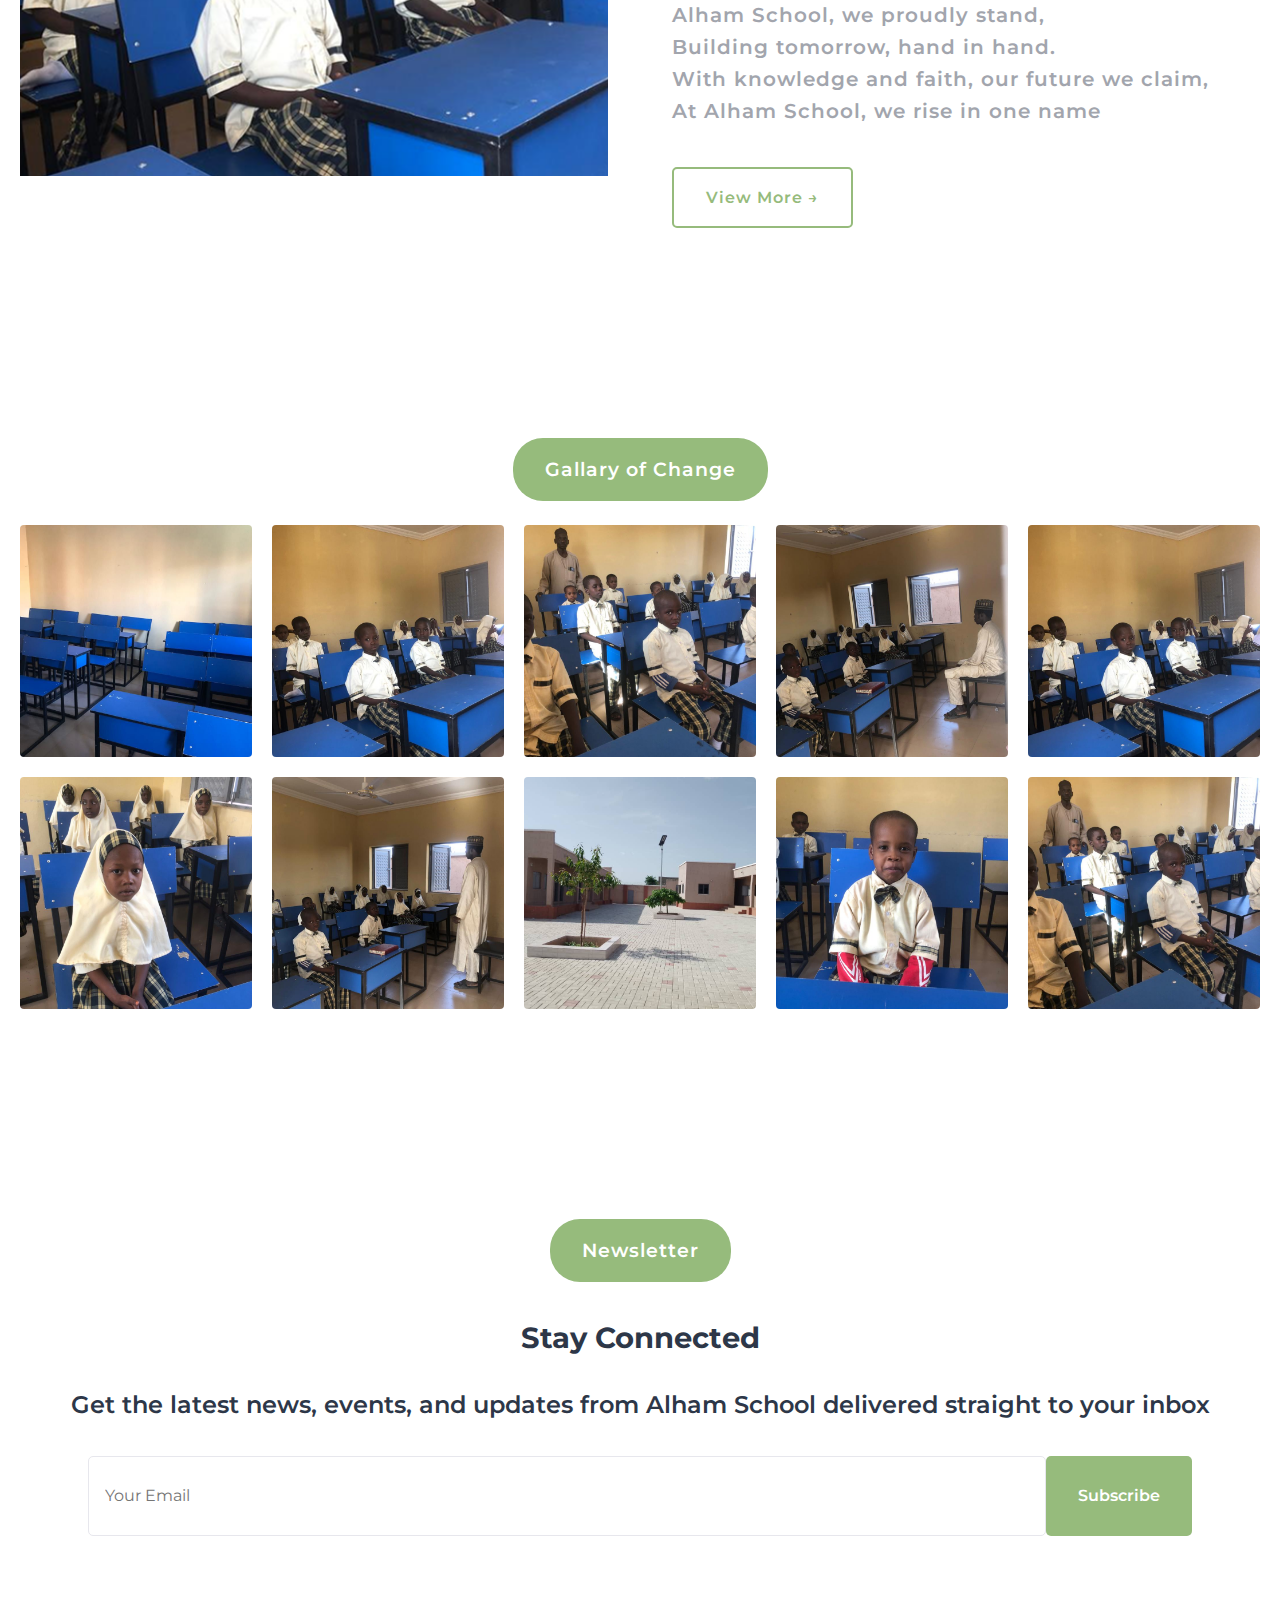
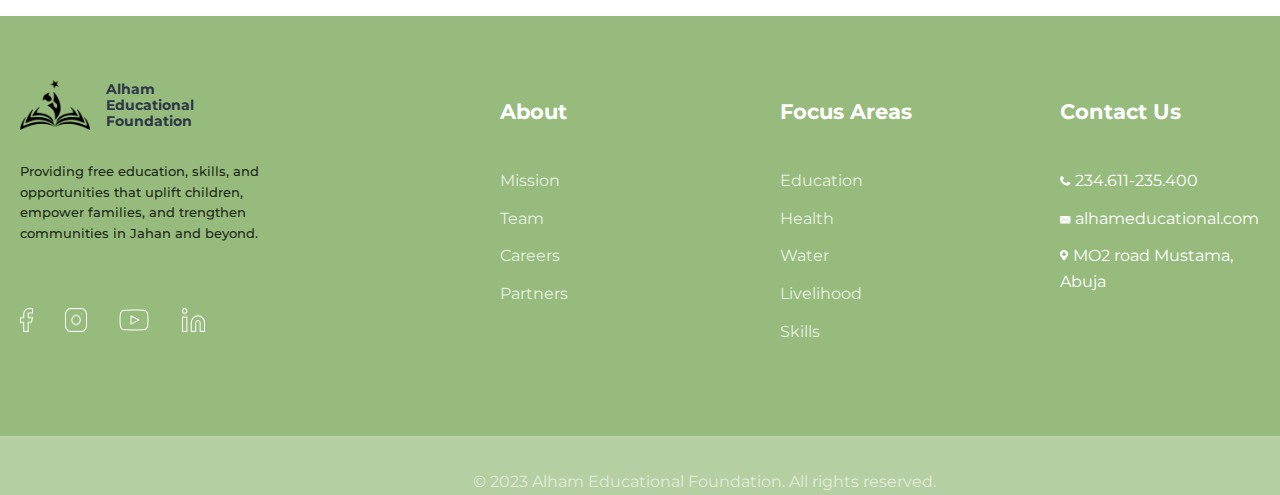
<file: about.html>
<!DOCTYPE html>
<html lang="en">

<head>
    <meta charset="UTF-8">
    <meta name="viewport" content="width=device-width, initial-scale=1.0">
    <title>Document</title>
    <link rel="stylesheet" href="css/normalize (1).css">
    <link rel="stylesheet" href="css/about.css">
    <link href="https://fonts.googleapis.com/css?family=Montserrat:100,200,300,regular,500,600,700,800,900,100italic,200italic,300italic,italic,500italic,600italic,700italic,800italic,900italic" rel="stylesheet" />
</head>

<body>
    <header class="navbar">
        <div class="container">
            <div class="logo">
                <img src="images/ALHAM logo 1.png" alt="Alham Educational Foundation Logo">
                <h2>Alham Educational Foundation</h2>
            </div>
            <nav>
                <ul class="nav-links">
                    <li><a href="./index.html">Home</a></li>
                    <li><a href="./about.html">About Us</a></li>
                    <li><a href="./contact.html">Contact Us</a></li>
                    <li><a href="#">News & Events</a></li>
                    <li><a href="./admission.html">Admission</a></li>
                </ul>
            </nav>
            <div class="nav-buttons">
                <a href="#" class="login-btn">Login</a>
                <a href="#" class="donate-btn">Donate</a>
            </div>
        </div>
    </header>


    <!-- About Alham School Section -->
    <section class="hero-section">
        <div class="container hero-content">
            <h1>About Alham School</h1>
            <h2>A vision for change, rooted in global goals</h2>
            <div class="hero-button-container">
                <a href="#" class="hero-btn-primary">Sign Up</a>
                <a href="#" class="hero-btn-secondary">Learn More</a>
            </div>
        </div>
    </section>


    <!-- Our School Section -->
    <section class="school-history">
        <div class="container">
            <div class="section-main">
                <a href="#" class="section-tag">Our School History</a>
            </div>
            <h2 class="history-intro">A vision for change, rooted in global goals</h2>
            <div class="sdg-goals">
                <div class="sdg-item">
                    <p>No Poverty (SDG 1): By removing the financial burden of tuition, books, uniforms, and
                        meals, we make
                        education accessible to all.</p>
                </div>
                <div class="sdg-item">
                    <p>Zero Hunger (SDG 2): Through our feeding program, we ensure that children can learn
                        without the barrier of
                        hunger.</p>
                </div>
                <div class="sdg-item">
                    <p>Quality Education (SDG 4): With 7 classrooms, a staff room, and a worship center, we
                        provide a safe and engaging
                        environment for holistic learning.</p>
                </div>
                <div>
                    <p class="history-conclusion">What began as a small initiative has grown into a vibrant school where
                        children not only learn but also build confidence, values, and hope for a brighter future.</p>
                </div>
            </div>
        </div>
    </section>


    <!-- Why we Founded Alham Section -->
    <section class="learn-more-section">
        <div class="container">
            <div class="section-main">
                <a href="#" class="section-tag">Why We Founded Alham School</a>
                <p>Breaking barriers, building brighter futures.</p>
            </div>
            <div class="learn-content">
                <div class="learn-text">
                    <div class="learn-more-image">
                        <img src="images/fixed-width fixed-height sec-.png" alt="fixed">
                    </div>
                    <h2>The Heart of Alham School</h2>
                    <p>Alham School was created to answer a simple but urgent need: children in our community were being
                        left out of education because of poverty. Many families could not afford tuition, books,
                        uniforms, or even daily meals.</p>
                    <p>We believe education is a right, not a privilege. That’s why Alham School provides.....
                    </p>
                    <a href="#" class="learn-link">Learn More</a>
                    <img src="images/icon arrow-next.png" alt="">
                </div>
                <div class="learn-image">
                    <img src="images/School building.jpg" alt="School building">
                </div>
            </div>
        </div>
    </section>


    <!-- Key Features -->
    <section class="dates-section">
        <div class="container">
            <div class="section-main">
                <span>
                    <a href="#" class="section-tag">Key Features</a>
                </span>
                <h2>Our Foundation of Learning</h2>
                <p>The mission, vision, and values that guide everything we do at Alham School.</p>
            </div>

            <div class="dates-grid">
                <div class="date-item">
                    <div class="date-icon">
                        <img src="images/mail.png" alt="mail">
                    </div>
                    <h4>Mission</h4>
                    <p>To provide free, high-quality education to every child, removing barriers of poverty and creating
                        opportunities for lifelong success.</p>
                </div>

                <div class="date-item">
                    <div class="date-icon">
                        <img src="images/heart_check.png" alt="mail">
                    </div>
                    <h4>Vision</h4>
                    <p>A future where no child is denied education, where communities rise through knowledge, and where
                        every learner becomes a leader of change</p>
                </div>

                <div class="date-item">
                    <div class="date-icon">
                        <img src="images/reading 1 (Traced).png" alt="mail">
                    </div>
                    <h4>Values</h4>
                    <p>We value equity, compassion, excellence, integrity, and faith — ensuring every child has access
                        to learning, care, and moral growth.</p>
                </div>
            </div>
        </div>
    </section>


    <!-- Founder Message Section -->
    <section class="founder-section">
        <div class="container">
            <div class="section-header">
                <a href="#" class="section-tag">Founder's Message</a>
            </div>
            <div class="founder-content">
                <div class="founder-image">
                    <img src="images/Founder 2.png" alt="Alhaji Nuru Lawal">
                </div>
                <div class="founder-text">
                    <div class="quote-icon">
                        <img src="images/Icon -quote.png" alt="Icon-qoute">
                    </div>
                    <p class="founder-quote">“Education is the key that unlocks potential and transforms communities. At
                        Alham School, we are committed to giving every child the opportunity to learn, grow, and thrive
                        — regardless of their background.”</p>
                    <div class="founder-info">
                        <h4>Alhaji Nuru Lawal</h4>
                        <p>Founder of Alham</p>
                    </div>
                </div>
            </div>
        </div>
    </section>


    <!-- School Creed Section -->
    <section class="join-mission">
        <div class="container">
            <div class="section-main">
                <a href="#" class="section-tag">School Creed</a>
            </div>
            <div class="mission-content">
                <div class="mission-text">
                    <p class="tagline-join">ALHAM SCHOOL</p>
                    <h2>School Creed</h2>
                    <p>At Alham School, we commit ourselves to seeking knowledge with honesty, serving with compassion,
                        and growing with discipline and faith. We believe in supporting one another, respecting our
                        community, and striving every day to become leaders who bring hope and positive change to the
                        world.</p>
                </div>
                <div class="mission-image">
                    <img src="images/G7.jpg" alt="Alham School Students">
                </div>
            </div>
        </div>
    </section>


    <!-- School Anthem Section -->
    <section class="join-mission">
        <div class="container">
            <div class="mission-content">
                <div class="mission-image">
                    <img src="images/Rectangle 34624683.png" alt="Alham School Students">
                </div>
                <div class="mission-text">
                    <p class="tagline-join">ALHAM SCHOOL</p>
                    <h2>The Anthem of Alham School</h2>
                    <p>Here at Alham, we learn and grow,<br>
                        Together strong, our dreams will show.<br>
                        With faith and love, we light the way,<br>
                        A brighter future starts today.<br>
                        Knowledge guides us; truth makes us free,<br>
                        Hope and courage, our destiny.<br>
                        Alham School, we proudly stand,<br>
                        Building tomorrow, hand in hand.<br>
                        With knowledge and faith, our future we claim,<br>
                        At Alham School, we rise in one name</p>
                    <div class="mission-buttons">
                        <a href="#" class="btn-secondary">View More →</a>
                    </div>
                </div>
            </div>
        </div>
    </section>


    <!--Gallary Section-->
    <section class="gallary">
        <div class="container">
            <div class="section-main">
                <a href="#" class="section-tag">Gallary of Change</a>
            </div>
            <div class="gallery-grid">
                <div class="gallery-item">
                    <img src="images/G1.jpg" alt="Gallery Image 1">
                </div>
                <div class="gallery-item">
                    <img src="images/G2.jpg" alt="Gallery Image 2">
                </div>
                <div class="gallery-item">
                    <img src="images/G3.jpg" alt="Gallery Image 3">
                </div>
                <div class="gallery-item">
                    <img src="images/G4.jpg" alt="Gallery Image 4">
                </div>
                <div class="gallery-item">
                    <img src="images/G5.jpg" alt="Gallery Image 5">
                </div>
                <div class="gallery-item">
                    <img src="images/G6.jpg" alt="Gallery Image 6">
                </div>
                <div class="gallery-item">
                    <img src="images/G7.jpg" alt="Gallery Image 7">
                </div>
                <div class="gallery-item">
                    <img src="images/School building.jpg" alt="School Building">
                </div>
                <div class="gallery-item">
                    <img src="images/G9.jpg" alt="Gallery Image 9">
                </div>
                <div class="gallery-item">
                    <img src="images/G10.jpg" alt="Gallery Image 10">
                </div>
            </div>
        </div>
    </section>


    <!-- Newsletter -->
    <section class="newsletter">
        <div class="container">
            <div>
                <a href="#" class="section-tag">Newsletter</a>
                <h2>Stay Connected</h2>
                <p>Get the latest news, events, and updates from Alham School delivered straight to your inbox</p>
            </div>
            <form class="newsletter-form">
                <input type="email" placeholder="Your Email" required>
                <button type="submit">Subscribe</button>
            </form>
        </div>
    </section>


    <!-- Footer -->
    <footer>
        <div class="container">
            <div class="footer-content">
                <div class="footer-section">
                    <div class="logo">
                        <img src="images/ALHAM logo 1.png" alt="Alham Educational Foundation Logo">
                        <h2 class="footer-logo">Alham <br> 
                            Educational <br> 
                            Foundation</h2>
                    </div>
                    <p>Providing free education, skills, and <br> 
                        opportunities that uplift children,<br> 
                        empower families, and trengthen <br> 
                        communities in Jahan and beyond.
                    </p>
                    <div class="footer-social">
                        <img src="images/social (4).png" alt="facebook">
                        <img src="images/social (3).png" alt="instagram">
                        <img src="images/social (2).png" alt="youtube">
                        <img src="images/social (1).png" alt="linkedin">
                    </div>
                </div>
                <div class="footer-section">
                    <h4>About</h4>
                    <ul>
                        <li><a href="#mission">Mission</a></li>
                        <li><a href="#team">Team</a></li>
                        <li><a href="#careers">Careers</a></li>
                        <li><a href="#partners">Partners</a></li>
                    </ul>
                </div>
                <div class="footer-section">
                    <h4>Focus Areas</h4>
                    <ul>
                        <li><a href="#education">Education</a></li>
                        <li><a href="#health">Health</a></li>
                        <li><a href="#water">Water</a></li>
                        <li><a href="#livelihood">Livelihood</a></li>
                        <li><a href="#skills">Skills</a></li>
                    </ul>
                </div>
                <div class="footer-section">
                    <h4>Contact Us</h4>
                    <ul>
                        <li>
                            <img src="images/f-call.png" alt="Phone">
                            <span>234.611-235.400</span>
                        </li>
                        <li>
                            <img src="images/f-email.png" alt="Email">
                            <span>alhameducational.com</span>
                        </li>
                        <li>
                            <img src="images/f-map.png" alt="Location">
                            <span>MO2 road Mustama, Abuja</span>
                        </li>
                    </ul>
                </div>
            </div>
        </div>
    </footer>
    <div class="footer-bottom">
        <p>&copy; 2023 Alham Educational Foundation. All rights reserved.</p>
    </div>


</body>

</html>
</file>
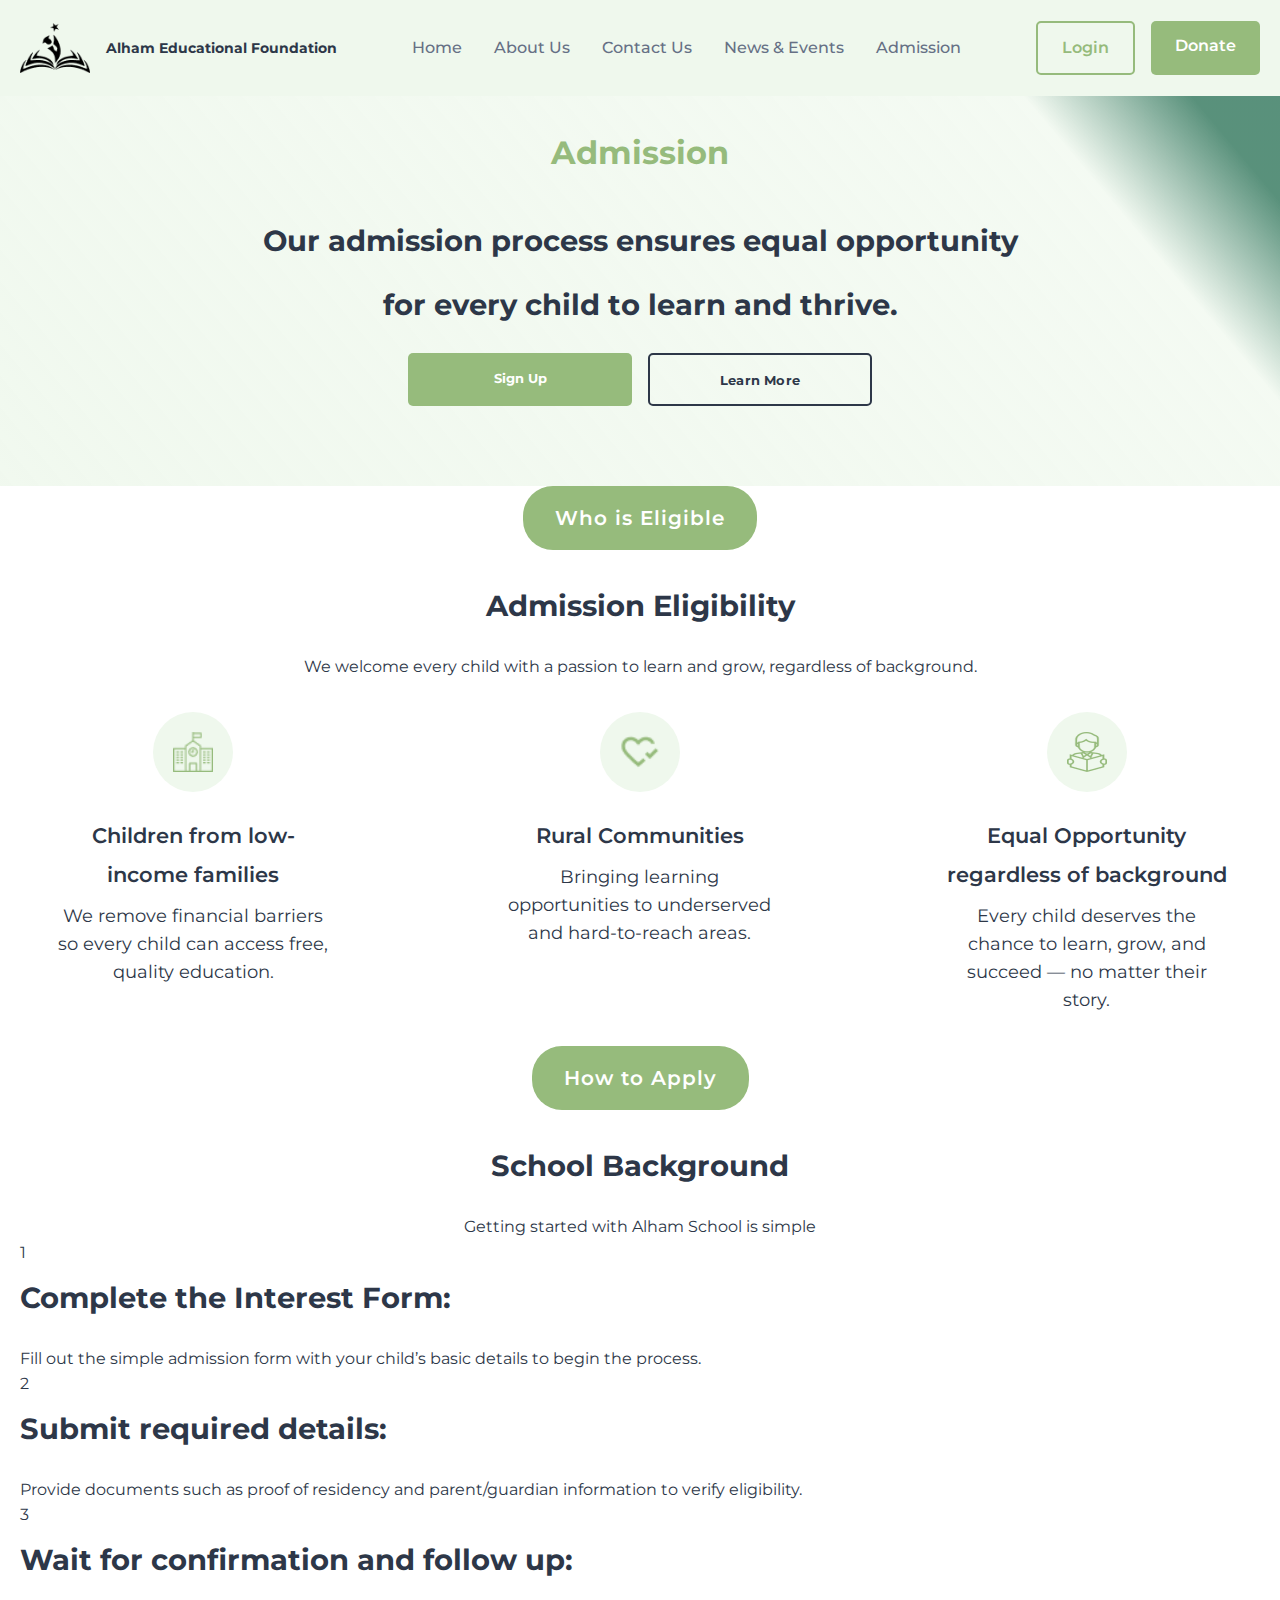
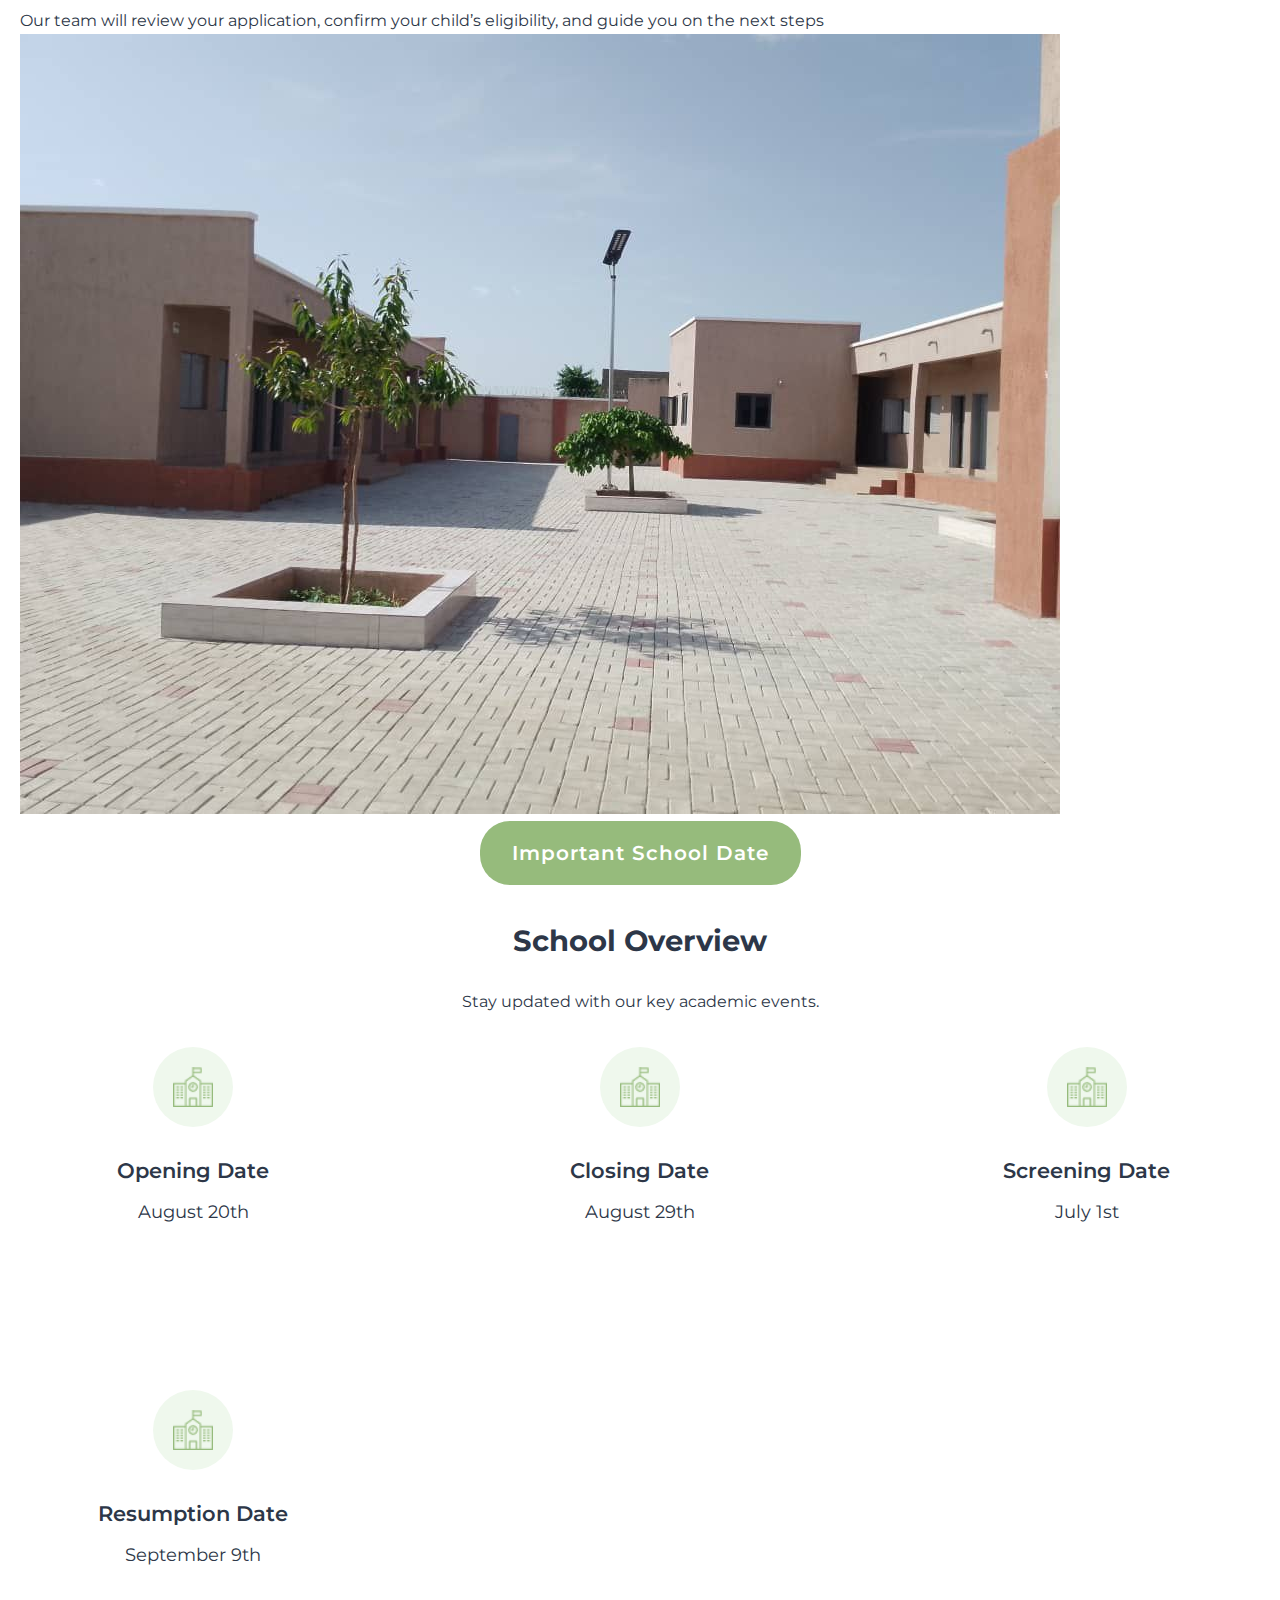
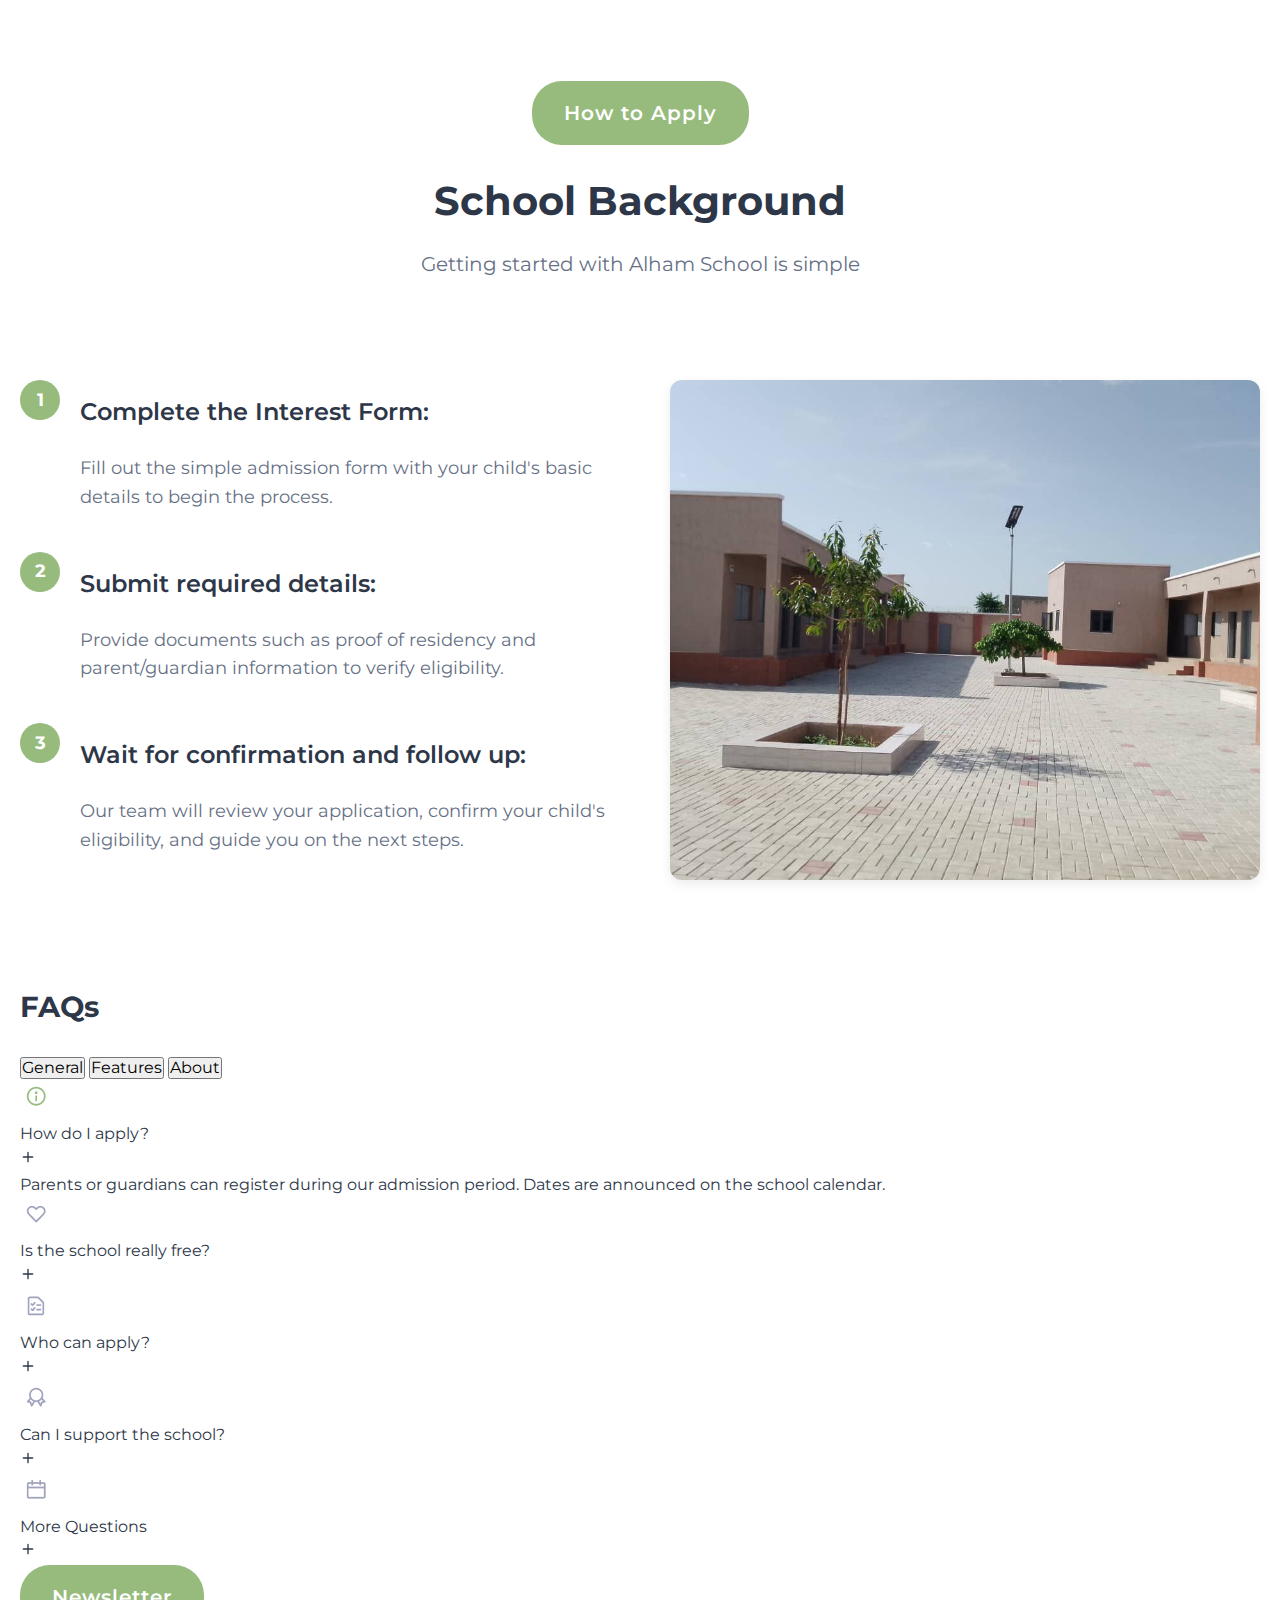
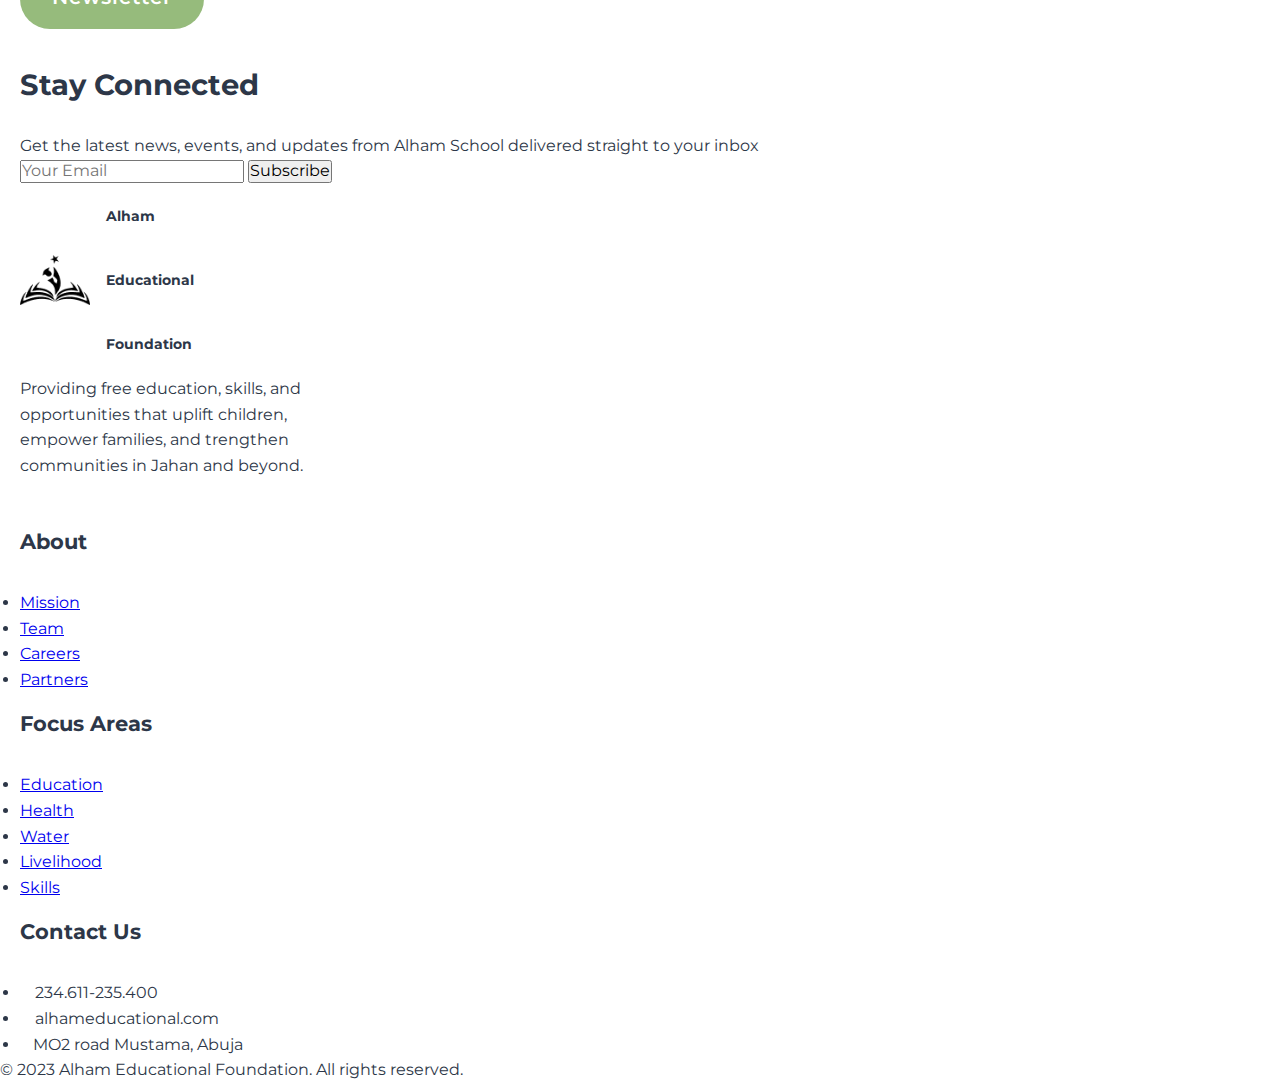
<file: admission.html>
<!DOCTYPE html>
<html lang="en">
<head>
    <meta charset="UTF-8">
    <meta name="viewport" content="width=device-width, initial-scale=1.0">
    <title>Document</title>
    <link rel="stylesheet" href="css/normalize (1).css">
    <link rel="stylesheet" href="css/admission.css">
    <link href="https://fonts.googleapis.com/css?family=Montserrat:100,200,300,regular,500,600,700,800,900,100italic,200italic,300italic,italic,500italic,600italic,700italic,800italic,900italic" rel="stylesheet" />
</head>
<body>
    <header class="navbar">
        <div class="container">
            <div class="logo">
                <img src="images/ALHAM logo 1.png" alt="Alham Educational Foundation Logo">
                <h2>Alham Educational Foundation</h2>
            </div>
            <nav>
                <ul class="nav-links">
                    <li><a href="./index.html">Home</a></li>
                    <li><a href="./about.html">About Us</a></li>
                    <li><a href="./contact.html">Contact Us</a></li>
                    <li><a href="#">News & Events</a></li>
                    <li><a href="./admission.html">Admission</a></li>
                </ul>
            </nav>
            <div class="nav-buttons">
                <a href="#" class="login-btn">Login</a>
                <a href="#" class="donate-btn">Donate</a>
            </div>
        </div>
    </header>


    <!-- Admission section -->
    <section class="hero-section">
        <div class="container hero-content">
            <h1>Admission</h1>
            <h2>Our admission process ensures equal opportunity for every child to learn and thrive.</h2>
            <div class="hero-button-container">
                <a href="#" class="hero-btn-primary">Sign Up</a>
                <a href="#" class="hero-btn-secondary">Learn More</a>
            </div>
        </div>
    </section>


    <!-- Admission Eligibility section -->
    <section class="dates-section">
        <div class="container">
            <div class="section-main">
                <span>
                    <a href="#" class="section-tag">Who is Eligible</a>
                </span>
                <h2>Admission Eligibility</h2>
                <p>We welcome every child with a passion to learn and grow, regardless of background.</p>
            </div>

            <div class="dates-grid">
                <div class="date-item">
                    <div class="date-icon">
                        <img src="images/mail.png" alt="mail">
                    </div>
                    <h4>Children from low-income families</h4>
                    <p>We remove financial barriers so every child can access free, quality education.</p>
                </div>

                <div class="date-item">
                    <div class="date-icon">
                        <img src="images/heart_check.png" alt="mail">
                    </div>
                    <h4>Rural Communities</h4>
                    <p>Bringing learning opportunities to underserved and hard-to-reach areas.</p>
                </div>

                <div class="date-item">
                    <div class="date-icon">
                        <img src="images/reading 1 (Traced).png" alt="mail">
                    </div>
                    <h4>Equal Opportunity regardless of background</h4>
                    <p>Every child deserves the chance to learn, grow, and succeed — no matter their story.</p>
                </div>
            </div>
        </div>
    </section>


    <!-- How to apply section -->
    <section class="learn-more-section">
        <div class="container">
            <div class="section-main">
                <a href="#" class="section-tag">How to Apply</a>
                <h2>School Background</h2>
                <p>Getting started with Alham School is simple</p>
            </div>
            <div class="learn-content">
                <div class="learn-text">
                    <div class="text">
                        <div class="text-number">
                            <p>1</p>
                        </div>
                        <h2>Complete the Interest Form:</h2>
                        <p>Fill out the simple admission form with your child’s basic details to begin the process.</p>
                    </div>
                    <div class="text">
                        <div class="text-number">
                            <p>2</p>
                        </div>
                        <h2>Submit required details:</h2>
                        <p>Provide documents such as proof of residency and parent/guardian information to verify eligibility.</p>
                    </div>
                    <div class="text">
                        <div>
                            <p>3</p>
                        </div>
                        <h2>Wait for confirmation and follow up:</h2>
                        <p>Our team will review your application, confirm your child’s eligibility, and guide you on the next steps</p>
                    </div>
                    </p>
                </div>
                <div class="learn-image">
                    <img src="images/School building.jpg" alt="School building">
                </div>
            </div>
        </div>
    </section>


    <!-- Admission Timeline section -->
    <section class="dates-section">
        <div class="container">
            <div class="section-main">
                <span>
                    <a href="#" class="section-tag">Important School Date</a>
                </span>
                <h2>School Overview</h2>
                <p>Stay updated with our key academic events.</p>
            </div>

            <div class="dates-grid">
                <div class="date-item">
                    <div class="date-icon">
                        <img src="images/mail.png" alt="mail">
                    </div>
                    <h4>Opening Date</h4>
                    <p>August 20th</p>
                </div>

                <div class="date-item">
                    <div class="date-icon">
                        <img src="images/mail.png" alt="mail">
                    </div>
                    <h4>Closing Date</h4>
                    <p>August 29th</p>
                </div>

                <div class="date-item">
                    <div class="date-icon">
                        <img src="images/mail.png" alt="mail">
                    </div>
                    <h4>Screening Date</h4>
                    <p>July 1st</p>
                </div>

                <div class="date-item">
                    <div class="date-icon">
                        <img src="images/mail.png" alt="mail">
                    </div>
                    <h4>Resumption Date</h4>
                    <p>September 9th</p>
                </div>
            </div>
        </div>
    </section>


    <!-- Admission Requirment section -->
    <section class="how-to-apply">
        <div class="container">
            <div class="section-header">
                <span class="section-tag">How to Apply</span>
                <h2>School Background</h2>
                <p>Getting started with Alham School is simple</p>
            </div>
            
            <div class="content-wrapper">
                <div class="steps-container">
                    <!-- Step 1 -->
                    <div class="step">
                        <div class="step-number">1</div>
                        <div class="step-content">
                            <h3>Complete the Interest Form:</h3>
                            <p>Fill out the simple admission form with your child's basic details to begin the process.</p>
                        </div>
                    </div>
                    
                    <!-- Step 2 -->
                    <div class="step">
                        <div class="step-number">2</div>
                        <div class="step-content">
                            <h3>Submit required details:</h3>
                            <p>Provide documents such as proof of residency and parent/guardian information to verify eligibility.</p>
                        </div>
                    </div>
                    
                    <!-- Step 3 -->
                    <div class="step">
                        <div class="step-number">3</div>
                        <div class="step-content">
                            <h3>Wait for confirmation and follow up:</h3>
                            <p>Our team will review your application, confirm your child's eligibility, and guide you on the next steps.</p>
                        </div>
                    </div>
                </div>
                
                <div class="image-container">
                    <img src="images/School building.jpg" alt="School building">
                </div>
            </div>
        </div>
    </section>


    <!-- FAQs Section -->
    <section class="faqs-section">
        <div class="container">
            <h2 class="faqs-title">FAQs</h2>

            <!-- FAQ Tabs -->
            <div class="faq-tabs">
                <button class="faq-tab active">General</button>
                <button class="faq-tab">Features</button>
                <button class="faq-tab">About</button>
            </div>

            <div class="faq-divider"></div>

            <!-- FAQ Items -->
            <div class="faq-items">
                <!-- FAQ Item 1 -->
                <div class="faq-item">
                    <div class="faq-question">
                        <div class="faq-icon">
                            <img src="images/Icon caution.png" alt="">
                        </div>
                        <span class="faq-text">How do I apply?</span>
                        <div class="faq-toggle">
                            <svg class="plus-icon" width="16" height="16" viewBox="0 0 24 24" fill="none">
                                <path d="M12 5V19M5 12H19" stroke="currentColor" stroke-width="2"
                                    stroke-linecap="round" />
                            </svg>
                            <svg class="minus-icon" width="16" height="16" viewBox="0 0 24 24" fill="none"
                                style="display: none;">
                                <path d="M5 12H19" stroke="currentColor" stroke-width="2" stroke-linecap="round" />
                            </svg>
                        </div>
                    </div>
                    <div class="faq-answer">
                        <p>Parents or guardians can register during our admission period. Dates are announced on the
                            school calendar.</p>
                    </div>
                </div>

                <!-- FAQ Item 2 -->
                <div class="faq-item">
                    <div class="faq-question">
                        <div class="faq-icon">
                            <img src="images/Icon heart.png" alt="">
                        </div>
                        <span class="faq-text">Is the school really free?</span>
                        <div class="faq-toggle">
                            <svg class="plus-icon" width="16" height="16" viewBox="0 0 24 24" fill="none">
                                <path d="M12 5V19M5 12H19" stroke="currentColor" stroke-width="2"
                                    stroke-linecap="round" />
                            </svg>
                            <svg class="minus-icon" width="16" height="16" viewBox="0 0 24 24" fill="none"
                                style="display: none;">
                                <path d="M5 12H19" stroke="currentColor" stroke-width="2" stroke-linecap="round" />
                            </svg>
                        </div>
                    </div>
                    <div class="faq-answer">
                        <p></p>
                    </div>
                </div>

                <!-- FAQ Item 3 -->
                <div class="faq-item">
                    <div class="faq-question">
                        <div class="faq-icon">
                            <img src="images/Icon read.png" alt="">
                        </div>
                        <span class="faq-text">Who can apply?</span>
                        <div class="faq-toggle">
                            <svg class="plus-icon" width="16" height="16" viewBox="0 0 24 24" fill="none">
                                <path d="M12 5V19M5 12H19" stroke="currentColor" stroke-width="2"
                                    stroke-linecap="round" />
                            </svg>
                            <svg class="minus-icon" width="16" height="16" viewBox="0 0 24 24" fill="none"
                                style="display: none;">
                                <path d="M5 12H19" stroke="currentColor" stroke-width="2" stroke-linecap="round" />
                            </svg>
                        </div>
                    </div>
                    <div class="faq-answer">
                        <p></p>
                    </div>
                </div>

                <!-- FAQ Item 4 -->
                <div class="faq-item">
                    <div class="faq-question">
                        <div class="faq-icon">
                            <img src="images/Icon earpod.png" alt="">
                        </div>
                        <span class="faq-text">Can I support the school?</span>
                        <div class="faq-toggle">
                            <svg class="plus-icon" width="16" height="16" viewBox="0 0 24 24" fill="none">
                                <path d="M12 5V19M5 12H19" stroke="currentColor" stroke-width="2"
                                    stroke-linecap="round" />
                            </svg>
                            <svg class="minus-icon" width="16" height="16" viewBox="0 0 24 24" fill="none"
                                style="display: none;">
                                <path d="M5 12H19" stroke="currentColor" stroke-width="2" stroke-linecap="round" />
                            </svg>
                        </div>
                    </div>
                    <div class="faq-answer">
                        <p></p>
                    </div>
                </div>

                <!-- FAQ Item 5 -->
                <div class="faq-item">
                    <div class="faq-question">
                        <div class="faq-icon">
                            <img src="images/Icon calender.png" alt="">
                        </div>
                        <span class="faq-text">More Questions</span>
                        <div class="faq-toggle">
                            <svg class="plus-icon" width="16" height="16" viewBox="0 0 24 24" fill="none">
                                <path d="M12 5V19M5 12H19" stroke="currentColor" stroke-width="2"
                                    stroke-linecap="round" />
                            </svg>
                            <svg class="minus-icon" width="16" height="16" viewBox="0 0 24 24" fill="none"
                                style="display: none;">
                                <path d="M5 12H19" stroke="currentColor" stroke-width="2" stroke-linecap="round" />
                            </svg>
                        </div>
                    </div>
                    <div class="faq-answer">
                        <p></p>
                    </div>
                </div>
            </div>
        </div>
    </section>


    <!-- Newsletter -->
    <section class="newsletter">
        <div class="container">
            <div>
                <a href="#" class="section-tag">Newsletter</a>
                <h2>Stay Connected</h2>
                <p>Get the latest news, events, and updates from Alham School delivered straight to your inbox</p>
            </div>
            <form class="newsletter-form">
                <input type="email" placeholder="Your Email" required>
                <button type="submit">Subscribe</button>
            </form>
        </div>
    </section>


    <!-- Footer -->
    <footer>
        <div class="container">
            <div class="footer-content">
                <div class="footer-section">
                    <div class="logo">
                        <img src="images/ALHAM logo 1.png" alt="Alham Educational Foundation Logo">
                        <h2 class="footer-logo">Alham <br> 
                            Educational <br> 
                            Foundation</h2>
                    </div>
                    <p>Providing free education, skills, and <br> 
                        opportunities that uplift children,<br> 
                        empower families, and trengthen <br> 
                        communities in Jahan and beyond.
                    </p>
                    <div class="footer-social">
                        <img src="images/social (4).png" alt="facebook">
                        <img src="images/social (3).png" alt="instagram">
                        <img src="images/social (2).png" alt="youtube">
                        <img src="images/social (1).png" alt="linkedin">
                    </div>
                </div>
                <div class="footer-section">
                    <h4>About</h4>
                    <ul>
                        <li><a href="#mission">Mission</a></li>
                        <li><a href="#team">Team</a></li>
                        <li><a href="#careers">Careers</a></li>
                        <li><a href="#partners">Partners</a></li>
                    </ul>
                </div>
                <div class="footer-section">
                    <h4>Focus Areas</h4>
                    <ul>
                        <li><a href="#education">Education</a></li>
                        <li><a href="#health">Health</a></li>
                        <li><a href="#water">Water</a></li>
                        <li><a href="#livelihood">Livelihood</a></li>
                        <li><a href="#skills">Skills</a></li>
                    </ul>
                </div>
                <div class="footer-section">
                    <h4>Contact Us</h4>
                    <ul>
                        <li>
                            <img src="images/f-call.png" alt="Phone">
                            <span>234.611-235.400</span>
                        </li>
                        <li>
                            <img src="images/f-email.png" alt="Email">
                            <span>alhameducational.com</span>
                        </li>
                        <li>
                            <img src="images/f-map.png" alt="Location">
                            <span>MO2 road Mustama, Abuja</span>
                        </li>
                    </ul>
                </div>
            </div>
        </div>
    </footer>
    <div class="footer-bottom">
        <p>&copy; 2023 Alham Educational Foundation. All rights reserved.</p>
    </div>
</body>
</html>
</file>
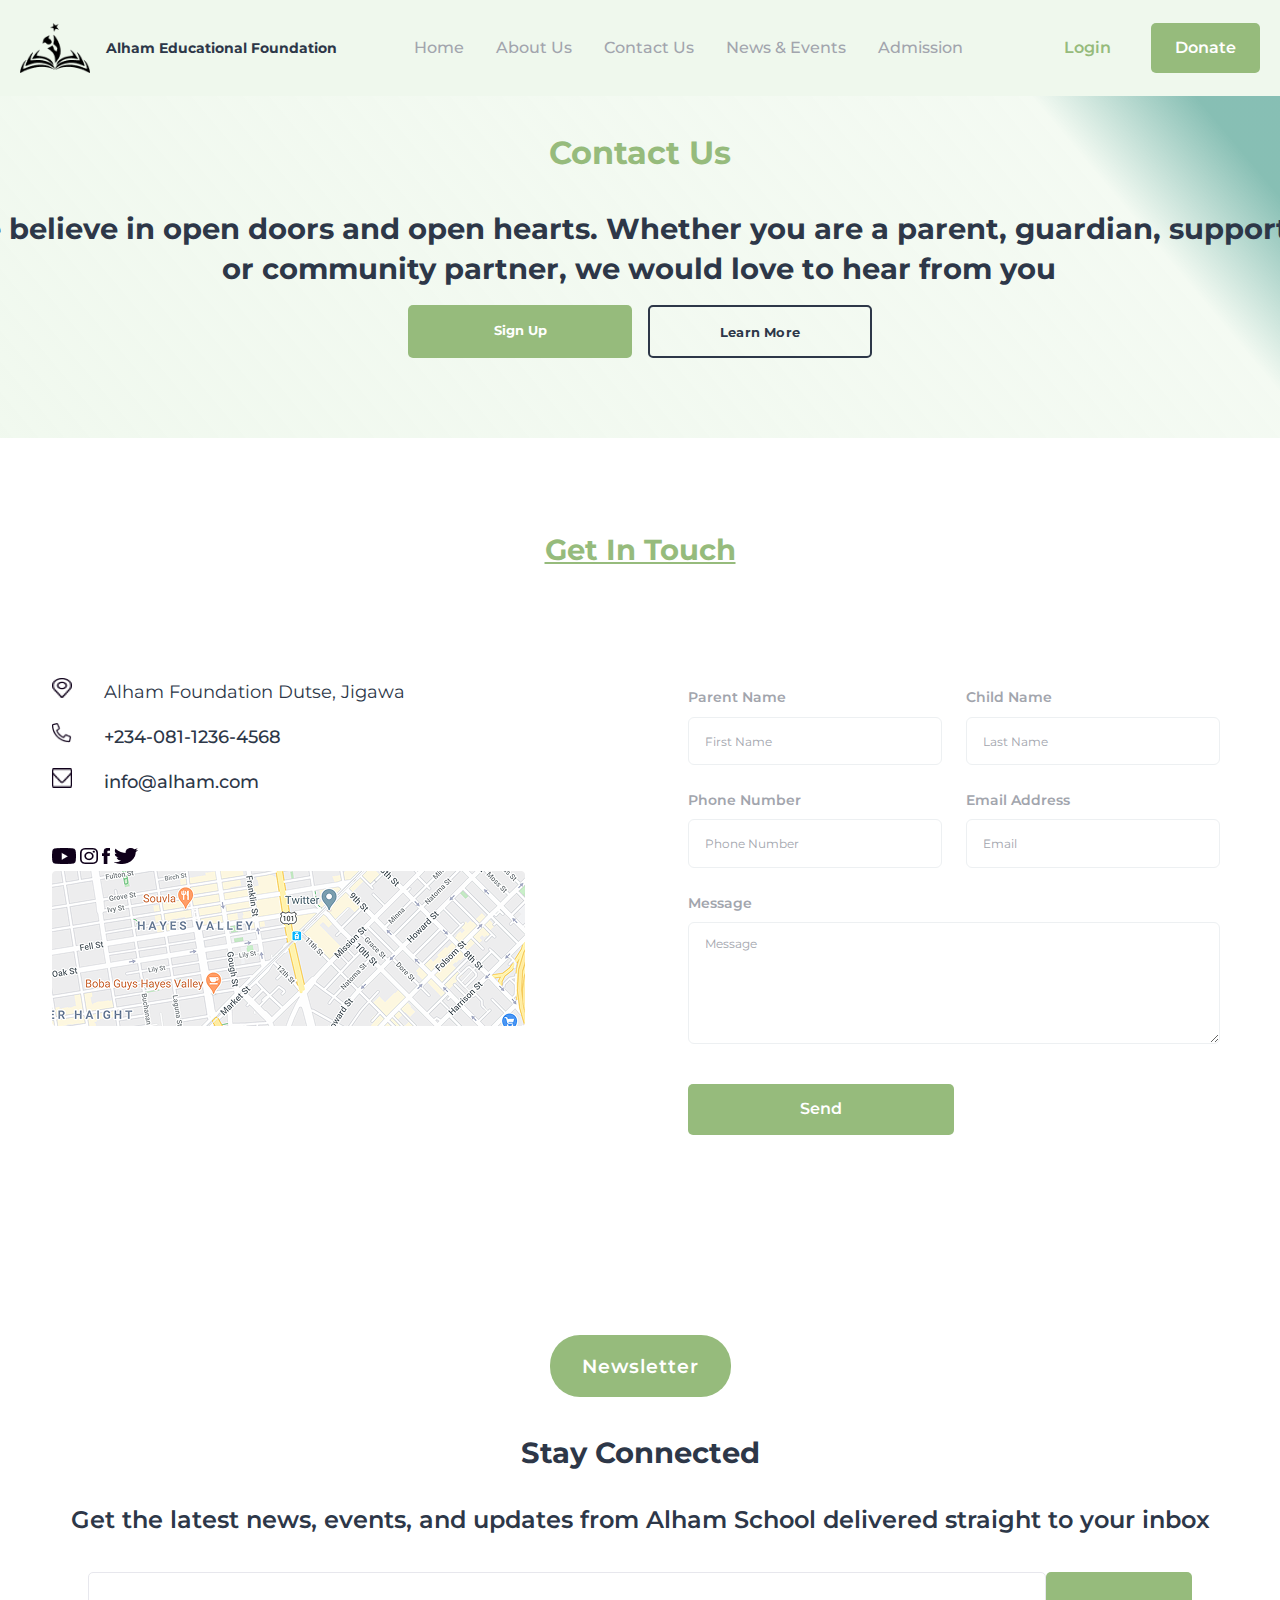
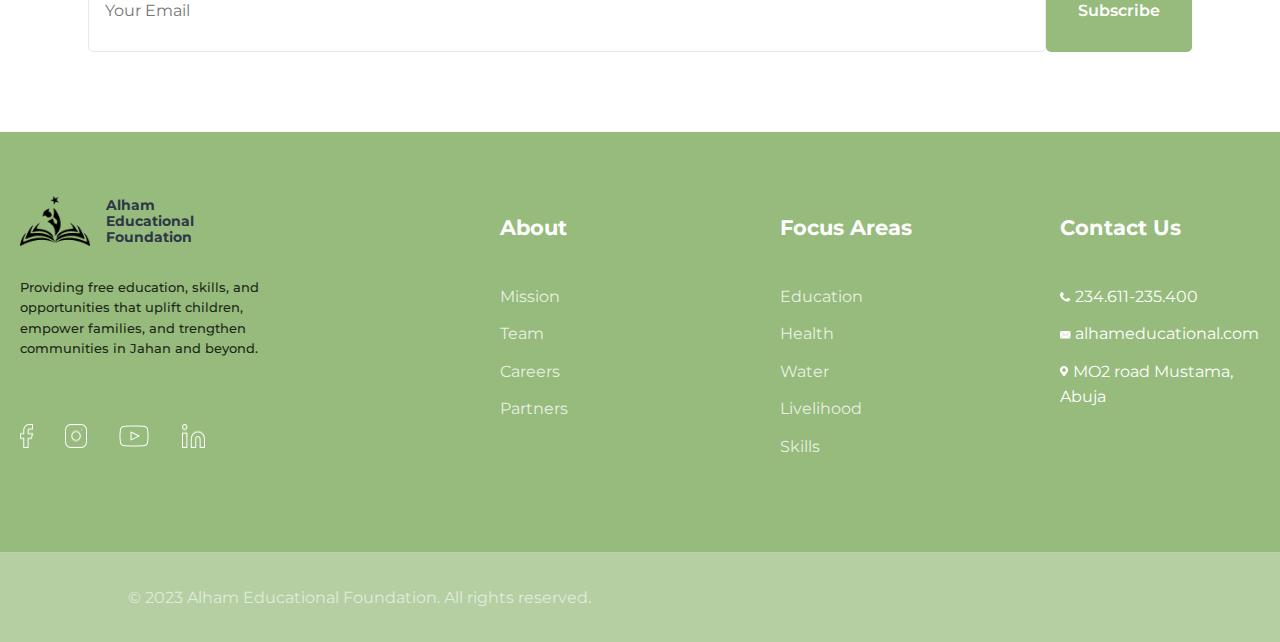
<file: contact.html>
<!DOCTYPE html>
<html lang="en">

<head>
    <meta charset="UTF-8">
    <meta name="viewport" content="width=device-width, initial-scale=1.0">
    <title>Document</title>
    <link rel="stylesheet" href="css/normalize (1).css">
    <link rel="stylesheet" href="css/contact.css">
    <link href="https://fonts.googleapis.com/css?family=Montserrat:100,200,300,regular,500,600,700,800,900,100italic,200italic,300italic,italic,500italic,600italic,700italic,800italic,900italic" rel="stylesheet" />
</head>

<body>
    <header class="navbar">
        <div class="container">
            <div class="logo">
                <img src="images/ALHAM logo 1.png" alt="Alham Educational Foundation Logo">
                <h2>Alham Educational Foundation</h2>
            </div>
            <nav>
                <ul class="nav-links">
                    <li><a href="./index.html">Home</a></li>
                    <li><a href="./about.html">About Us</a></li>
                    <li><a href="./contact.html">Contact Us</a></li>
                    <li><a href="#">News & Events</a></li>
                    <li><a href="./admission.html">Admission</a></li>
                </ul>
            </nav>
            <div class="nav-buttons">
                <a href="#" class="login-btn">Login</a>
                <a href="#" class="donate-btn">Donate</a>
            </div>
        </div>
    </header>

    <!-- Contact Us Section -->
    <section class="hero-section">
        <div class="container hero-content">
            <h1>Contact Us</h1>
            <h2>We believe in open doors and open hearts. Whether you are a parent, guardian, supporter, or community partner, we would love to hear from you</h2>
            <div class="hero-button-container">
                <a href="#" class="hero-btn-primary">Sign Up</a>
                <a href="#" class="hero-btn-secondary">Learn More</a>
            </div>
        </div>
    </section>


    <!-- Contact Us Section -->
    <section class="contact-section">
        <div class="container">
            <h2 class="contact-title">Get In Touch</h2>
            
            <div class="contact-grid">
                <!-- Left Side - Contact Information -->
                <div class="contact-info">
                    <div class="contact-details">
                        <div class="details-icon">
                            <img src="images/location.png" alt="location icon">
                            <p class="contact-address">
                                Alham Foundation Dutse, Jigawa
                            </p>
                        </div>
                        <div class="details-icon">
                            <img src="images/call me.png" alt="call me">
                            <p class="contact-phone">
                                +234-081-1236-4568
                            </p>
                        </div>
                        <div class="details-icon">
                            <img src="images/Message.png" alt="message">
                            <p class="contact-email">
                                info@alham.com
                            </p>
                        </div>
                    </div>
                    <div class="contact-divider"></div>
                    <div>
                        <img src="images/Youtube c.png" alt="youtube">
                        <img src="images/Instagram c.png" alt="instagram">
                        <img src="images/Facebook c.png" alt="facebook">
                        <img src="images/Twitter c.png" alt="twitter">
                    </div>
                    <div>
                        <img src="images/map.png" alt="google map">
                    </div>
                </div>
                <!-- Right Side - Contact Form -->
                <div class="contact-form">
                    <form class="contact-form-grid">
                        <!-- First Name -->
                        <div class="form-group">
                            <label for="firstName">Parent Name</label>
                            <input type="text" id="firstName" name="firstName" placeholder="First Name" required>
                        </div>
                        
                        <!-- Last Name -->
                        <div class="form-group">
                            <label for="lastName">Child Name</label>
                            <input type="text" id="lastName" name="lastName" placeholder="Last Name" required>
                        </div>
                        
                        <!-- Phone Number -->
                        <div class="form-group">
                            <label for="phone">Phone Number</label>
                            <input type="tel" id="phone" name="phone" placeholder="Phone Number" required>
                        </div>

                        <!-- Email Address -->
                        <div class="form-group">
                            <label for="email">Email Address</label>
                            <input type="email" id="email" name="email" placeholder="Email"  required>
                        </div>
                        
                        <!-- Message -->
                        <div class="form-group full-width">
                            <label for="message">Message</label>
                            <textarea id="message" name="message" rows="5" placeholder="Message" required></textarea>
                        </div>
                        
                        <!-- Submit Button -->
                        <div class="form-group full-width">
                            <button type="submit" class="submit-btn">Send</button>
                        </div>
                    </form>
                </div>
            </div>
        </div>
    </section>


    <!-- Newsletter -->
    <section class="newsletter">
        <div class="container">
            <div>
                <a href="#" class="section-tag">Newsletter</a>
                <h2>Stay Connected</h2>
                <p>Get the latest news, events, and updates from Alham School delivered straight to your inbox</p>
            </div>
            <form class="newsletter-form">
                <input type="email" placeholder="Your Email" required>
                <button type="submit">Subscribe</button>
            </form>
        </div>
    </section>        


    <!-- Footer -->
    <footer>
        <div class="container">
            <div class="footer-content">
                <div class="footer-section">
                    <div class="logo">
                        <img src="images/ALHAM logo 1.png" alt="Alham Educational Foundation Logo">
                        <h2 class="footer-logo">Alham <br> 
                            Educational <br> 
                            Foundation</h2>
                    </div>
                    <p>Providing free education, skills, and <br> 
                        opportunities that uplift children,<br> 
                        empower families, and trengthen <br> 
                        communities in Jahan and beyond.
                    </p>
                    <div class="footer-social">
                        <img src="images/social (4).png" alt="facebook">
                        <img src="images/social (3).png" alt="instagram">
                        <img src="images/social (2).png" alt="youtube">
                        <img src="images/social (1).png" alt="linkedin">
                    </div>
                </div>
                <div class="footer-section">
                    <h4>About</h4>
                    <ul>
                        <li><a href="#mission">Mission</a></li>
                        <li><a href="#team">Team</a></li>
                        <li><a href="#careers">Careers</a></li>
                        <li><a href="#partners">Partners</a></li>
                    </ul>
                </div>
                <div class="footer-section">
                    <h4>Focus Areas</h4>
                    <ul>
                        <li><a href="#education">Education</a></li>
                        <li><a href="#health">Health</a></li>
                        <li><a href="#water">Water</a></li>
                        <li><a href="#livelihood">Livelihood</a></li>
                        <li><a href="#skills">Skills</a></li>
                    </ul>
                </div>
                <div class="footer-section">
                    <h4>Contact Us</h4>
                    <ul>
                        <li>
                            <img src="images/f-call.png" alt="Phone">
                            <span>234.611-235.400</span>
                        </li>
                        <li>
                            <img src="images/f-email.png" alt="Email">
                            <span>alhameducational.com</span>
                        </li>
                        <li>
                            <img src="images/f-map.png" alt="Location">
                            <span>MO2 road Mustama, Abuja</span>
                        </li>
                    </ul>
                </div>
            </div>
        </div>
    </footer>
    <footer class="footer-bottom">
        <p>&copy; 2023 Alham Educational Foundation. All rights reserved.</p>
    </footer>


</body>

</html>
</file>
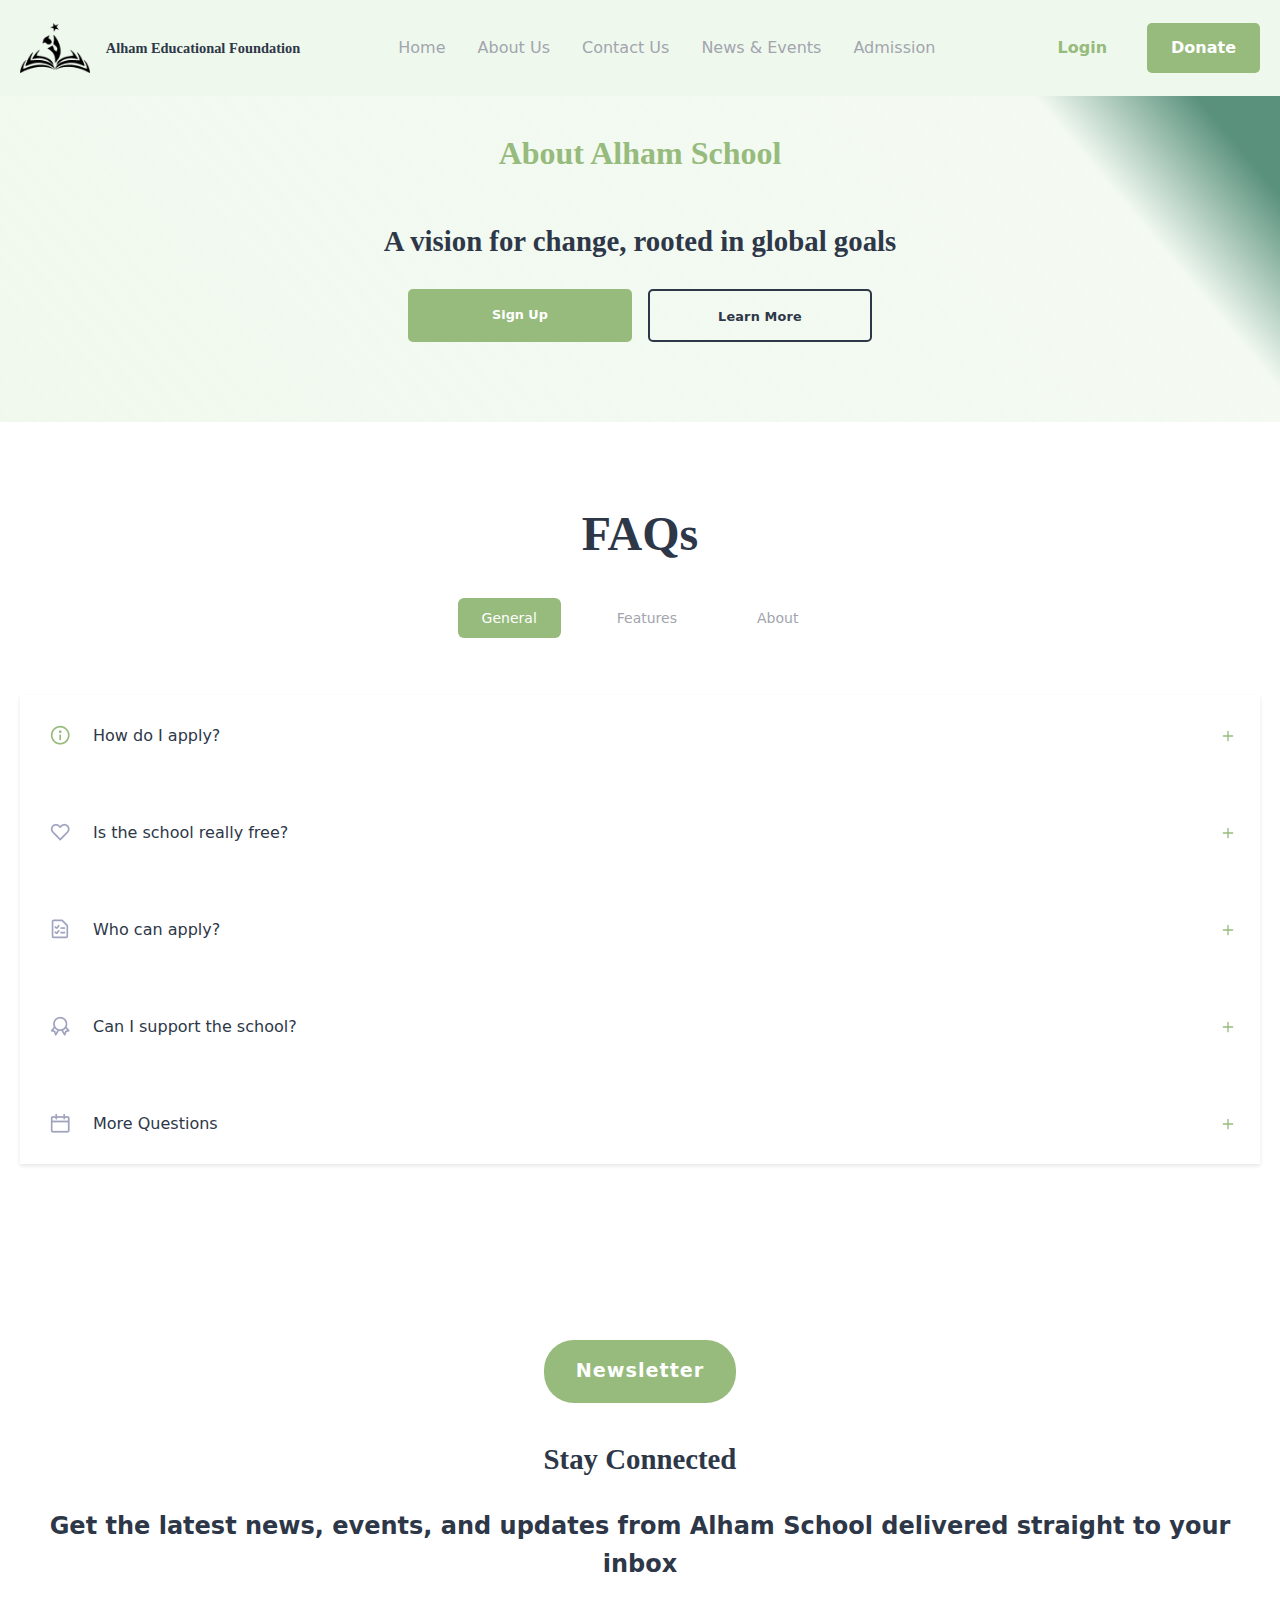
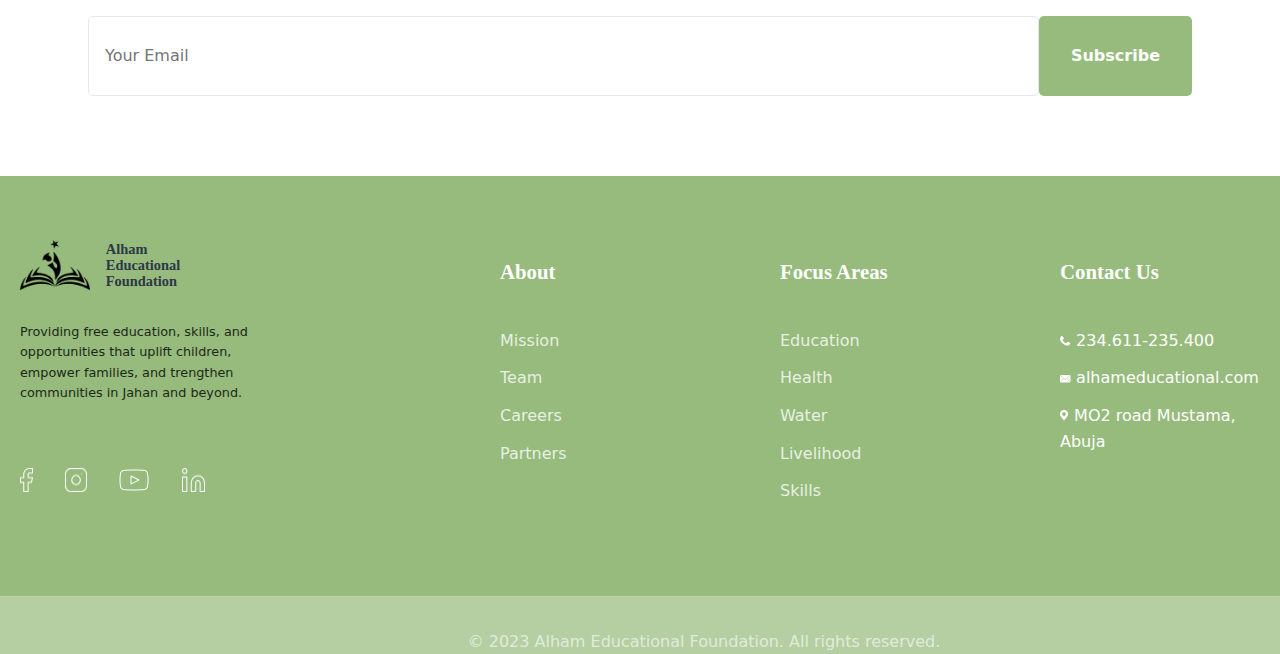
<file: faq.html>
<!DOCTYPE html>
<html lang="en">

<head>
    <meta charset="UTF-8">
    <meta name="viewport" content="width=device-width, initial-scale=1.0">
    <title>Document</title>
    <link rel="stylesheet" href="css/normalize (1).css">
    <link rel="stylesheet" href="css/faq.css">

</head>

<body>
    <header class="navbar">
        <div class="container">
            <div class="logo">
                <img src="images/ALHAM logo 1.png" alt="Alham Educational Foundation Logo">
                <h2>Alham Educational Foundation</h2>
            </div>
            <nav>
                <ul class="nav-links">
                    <li><a href="./index.html">Home</a></li>
                    <li><a href="./about.html">About Us</a></li>
                    <li><a href="./contact.html">Contact Us</a></li>
                    <li><a href="#">News & Events</a></li>
                    <li><a href="./admission.html">Admission</a></li>
                </ul>
            </nav>
            <div class="nav-buttons">
                <a href="#" class="login-btn">Login</a>
                <a href="#" class="donate-btn">Donate</a>
            </div>
        </div>
    </header>


    <!-- About Alham School Section -->
    <section class="hero-section">
        <div class="container hero-content">
            <h1>About Alham School</h1>
            <h2>A vision for change, rooted in global goals</h2>
            <div class="hero-button-container">
                <a href="#" class="hero-btn-primary">Sign Up</a>
                <a href="#" class="hero-btn-secondary">Learn More</a>
            </div>
        </div>
    </section>


    <!-- FAQs Section -->
    <section class="faqs-section">
        <div class="container">
            <h2 class="faqs-title">FAQs</h2>

            <!-- FAQ Tabs -->
            <div class="faq-tabs">
                <button class="faq-tab active">General</button>
                <button class="faq-tab">Features</button>
                <button class="faq-tab">About</button>
            </div>

            <div class="faq-divider"></div>

            <!-- FAQ Items -->
            <div class="faq-items">
                <!-- FAQ Item 1 -->
                <div class="faq-item">
                    <div class="faq-question">
                        <div class="faq-icon">
                            <img src="images/Icon caution.png" alt="">
                        </div>
                        <span class="faq-text">How do I apply?</span>
                        <div class="faq-toggle">
                            <svg class="plus-icon" width="16" height="16" viewBox="0 0 24 24" fill="none">
                                <path d="M12 5V19M5 12H19" stroke="currentColor" stroke-width="2"
                                    stroke-linecap="round" />
                            </svg>
                            <svg class="minus-icon" width="16" height="16" viewBox="0 0 24 24" fill="none"
                                style="display: none;">
                                <path d="M5 12H19" stroke="currentColor" stroke-width="2" stroke-linecap="round" />
                            </svg>
                        </div>
                    </div>
                    <div class="faq-answer">
                        <p>Parents or guardians can register during our admission period. Dates are announced on the
                            school calendar.</p>
                    </div>
                </div>

                <!-- FAQ Item 2 -->
                <div class="faq-item">
                    <div class="faq-question">
                        <div class="faq-icon">
                            <img src="images/Icon heart.png" alt="">
                        </div>
                        <span class="faq-text">Is the school really free?</span>
                        <div class="faq-toggle">
                            <svg class="plus-icon" width="16" height="16" viewBox="0 0 24 24" fill="none">
                                <path d="M12 5V19M5 12H19" stroke="currentColor" stroke-width="2"
                                    stroke-linecap="round" />
                            </svg>
                            <svg class="minus-icon" width="16" height="16" viewBox="0 0 24 24" fill="none"
                                style="display: none;">
                                <path d="M5 12H19" stroke="currentColor" stroke-width="2" stroke-linecap="round" />
                            </svg>
                        </div>
                    </div>
                    <div class="faq-answer">
                        <p></p>
                    </div>
                </div>

                <!-- FAQ Item 3 -->
                <div class="faq-item">
                    <div class="faq-question">
                        <div class="faq-icon">
                            <img src="images/Icon read.png" alt="">
                        </div>
                        <span class="faq-text">Who can apply?</span>
                        <div class="faq-toggle">
                            <svg class="plus-icon" width="16" height="16" viewBox="0 0 24 24" fill="none">
                                <path d="M12 5V19M5 12H19" stroke="currentColor" stroke-width="2"
                                    stroke-linecap="round" />
                            </svg>
                            <svg class="minus-icon" width="16" height="16" viewBox="0 0 24 24" fill="none"
                                style="display: none;">
                                <path d="M5 12H19" stroke="currentColor" stroke-width="2" stroke-linecap="round" />
                            </svg>
                        </div>
                    </div>
                    <div class="faq-answer">
                        <p></p>
                    </div>
                </div>

                <!-- FAQ Item 4 -->
                <div class="faq-item">
                    <div class="faq-question">
                        <div class="faq-icon">
                            <img src="images/Icon earpod.png" alt="">
                        </div>
                        <span class="faq-text">Can I support the school?</span>
                        <div class="faq-toggle">
                            <svg class="plus-icon" width="16" height="16" viewBox="0 0 24 24" fill="none">
                                <path d="M12 5V19M5 12H19" stroke="currentColor" stroke-width="2"
                                    stroke-linecap="round" />
                            </svg>
                            <svg class="minus-icon" width="16" height="16" viewBox="0 0 24 24" fill="none"
                                style="display: none;">
                                <path d="M5 12H19" stroke="currentColor" stroke-width="2" stroke-linecap="round" />
                            </svg>
                        </div>
                    </div>
                    <div class="faq-answer">
                        <p></p>
                    </div>
                </div>

                <!-- FAQ Item 5 -->
                <div class="faq-item">
                    <div class="faq-question">
                        <div class="faq-icon">
                            <img src="images/Icon calender.png" alt="">
                        </div>
                        <span class="faq-text">More Questions</span>
                        <div class="faq-toggle">
                            <svg class="plus-icon" width="16" height="16" viewBox="0 0 24 24" fill="none">
                                <path d="M12 5V19M5 12H19" stroke="currentColor" stroke-width="2"
                                    stroke-linecap="round" />
                            </svg>
                            <svg class="minus-icon" width="16" height="16" viewBox="0 0 24 24" fill="none"
                                style="display: none;">
                                <path d="M5 12H19" stroke="currentColor" stroke-width="2" stroke-linecap="round" />
                            </svg>
                        </div>
                    </div>
                    <div class="faq-answer">
                        <p></p>
                    </div>
                </div>
            </div>
        </div>
    </section>


    <!-- Newsletter -->
    <section class="newsletter">
        <div class="container">
            <div>
                <a href="#" class="section-tag">Newsletter</a>
                <h2>Stay Connected</h2>
                <p>Get the latest news, events, and updates from Alham School delivered straight to your inbox</p>
            </div>
            <form class="newsletter-form">
                <input type="email" placeholder="Your Email" required>
                <button type="submit">Subscribe</button>
            </form>
        </div>
    </section>


    <!-- Footer -->
    <footer>
        <div class="container">
            <div class="footer-content">
                <div class="footer-section">
                    <div class="logo">
                        <img src="images/ALHAM logo 1.png" alt="Alham Educational Foundation Logo">
                        <h2 class="footer-logo">Alham <br>
                            Educational <br>
                            Foundation</h2>
                    </div>
                    <p>Providing free education, skills, and <br>
                        opportunities that uplift children,<br>
                        empower families, and trengthen <br>
                        communities in Jahan and beyond.
                    </p>
                    <div class="footer-social">
                        <img src="images/social (4).png" alt="facebook">
                        <img src="images/social (3).png" alt="instagram">
                        <img src="images/social (2).png" alt="youtube">
                        <img src="images/social (1).png" alt="linkedin">
                    </div>
                </div>
                <div class="footer-section">
                    <h4>About</h4>
                    <ul>
                        <li><a href="#mission">Mission</a></li>
                        <li><a href="#team">Team</a></li>
                        <li><a href="#careers">Careers</a></li>
                        <li><a href="#partners">Partners</a></li>
                    </ul>
                </div>
                <div class="footer-section">
                    <h4>Focus Areas</h4>
                    <ul>
                        <li><a href="#education">Education</a></li>
                        <li><a href="#health">Health</a></li>
                        <li><a href="#water">Water</a></li>
                        <li><a href="#livelihood">Livelihood</a></li>
                        <li><a href="#skills">Skills</a></li>
                    </ul>
                </div>
                <div class="footer-section">
                    <h4>Contact Us</h4>
                    <ul>
                        <li>
                            <img src="images/f-call.png" alt="Phone">
                            <span>234.611-235.400</span>
                        </li>
                        <li>
                            <img src="images/f-email.png" alt="Email">
                            <span>alhameducational.com</span>
                        </li>
                        <li>
                            <img src="images/f-map.png" alt="Location">
                            <span>MO2 road Mustama, Abuja</span>
                        </li>
                    </ul>
                </div>
            </div>
        </div>
    </footer>
    <div class="footer-bottom">
        <p>&copy; 2023 Alham Educational Foundation. All rights reserved.</p>
    </div>

</body>

</html>
</file>
<file: css/style.css>
/* style.css */
:root {
    /* Colors - Updated as per your requirements */
    --primary-color: #EFF8ED;
    --secondary-color: #96bb7c;
    --bg-color: #FFFFFF;
    --text-dark: #2d3748;
    --text-gray: #667085;
    --text-semiB: #e7e7ed;
    
    
    /* Typography */
    --font-primary: 'Montserrat',  'Segoe UI', system-ui, sans-serif, 'Roboto';
    --font-heading: 'Montserrat', serif, 'Roboto';
    
    /* Spacing */
    --section-padding: 80px 0;
    --container-max-width: 90rem;
    --grid-gap: 30px;
    --border-radius: 12px;
    --button-radius: 5px;
    
    /* Transitions */
    --transition: all 0.3s ease;
}

/* Reset and Base Styles */
* {
    margin: 0;
    padding: 0;
    box-sizing: border-box;
}

body {
    font-family: var(--font-primary);
    line-height: 1.6;
    color: var(--text-dark);
    background-color: var(--bg-color);
}

.container {
    max-width: var(--container-max-width);
    margin: 0 auto;
    padding: 0 20px;
}

/* Typography */
h1, h2, h3, h4 {
    font-family: var(--font-heading);
    font-weight: 700;
    line-height: 4rem;
    margin-bottom: 1rem;
}

h1 { font-size: 9.18rem; }
h2 { font-size: 1.8rem; }
h3 { font-size: 2rem; }
h4 { font-size: 1.3rem; }

.section-main {
    align-items: center;
    display: flex;
    justify-content: center;
    flex-direction: column;
}

.section-tag {
    color: var(--bg-color);
    font-size: 1.25rem;
    font-weight: 600;
    background-color: var(--secondary-color);
    letter-spacing: 1px;
    margin-bottom: 1.5rem;
    border-radius: 30px;
    padding: 1rem 2rem;
    text-decoration: none;
    font-weight: 600;
    transition: var(--transition);
    display: inline-block;
}

/* Navigation */
.navbar {
    background: var(--primary-color);
    box-shadow: var(--shadow);
    position: fixed;
    width: 100%;
    top: 0;
    z-index: 1000;
}

.navbar .container {
    display: flex;
    justify-content: space-between;
    align-items: center;
    padding: 1rem 20px;
}

.logo {
    display: flex;
    align-items: center;
    gap: 1rem;
}

.logo img {
    height: 50px;
}

.logo h2 {
    color: var(--text-dark);
    font-size: 0.9rem;
    margin: 0;
}

.nav-links {
    display: flex;
    list-style: none;
    gap: 2rem;
}

.nav-links a {
    text-decoration: none;
    color: var(--text-gray);
    font-size: 1rem;
    font-weight: 500;
    transition: var(--transition);
}

.nav-links a:hover {
    color: var(--secondary-color);
}

.nav-buttons {
    display: flex;
    gap: 1rem;
}

.login-btn, .donate-btn {
    padding: 0.75rem 1.5rem;
    border-radius: var(--button-radius);
    text-decoration: none;
    font-weight: 600;
    transition: var(--transition);
}

.login-btn {
    color: var(--secondary-color);
    border: 2px solid var(--secondary-color);
}

.donate-btn {
    background: var(--secondary-color);
    color: white;
}

.login-btn:hover {
    background: var(--secondary-color);
    color: white;
}

.donate-btn:hover {
    background: #7fa366;
}


/* Hero Section */
.hero {
    background: var(--primary-color);
    color: var(--text-dark);
    padding: 120px 0 80px;
    margin-top: 80px;
}

.hero-content {
    display: grid;
    grid-template-columns: 1fr 1fr;
    gap: 4rem;
    align-items: center;
}

.hero-text .tagline {
    color: var(--text-dark);
    font-weight: 700;
    font-size: 1rem;
    margin-bottom: 1rem;
}

.hero-text h1 {
    font-size: 3.5rem;
    margin-bottom: 1.5rem;
    color: var(--text-dark);
}

.hero-text p {
    font-size: 1.25rem;
    margin-bottom: 2rem;
    font-weight: 700;
    color: #52525B;
    /* line-height: 1.8rem; */
}

.hero-buttons {
    display: flex;
    gap: 1rem;
}

.btn-primary, .btn-secondary {
    padding: 1rem 2rem;
    border-radius: var(--button-radius);
    text-decoration: none;
    font-weight: 700;
    transition: var(--transition);
    display: inline-block;
    width: 14rem;
    height: 3.3rem;
    text-align: center;
    font-size: 0.8rem;
}

.btn-primary {
    background: var(--secondary-color);
    color: white;
}

.btn-secondary {
    background: transparent;
    color: var(--text-dark);
    border: 2px solid var(--text-dark);
    letter-spacing: 0.2px;
}

.btn-primary:hover {
    background: #7fa366;
    transform: translateY(-2px);
}

.btn-secondary:hover {
    background: var(--secondary-color);
    color: white;
}

.hero-image img {
    width: 40.4rem;
    height: 32rem;
    object-fit: cover;
    border-radius: var(--border-radius);
    box-shadow: var(--shadow);
}


/* Sections Common Styles */
section {
    padding: var(--section-padding);
}

.dates-section, .features-section, .about-section {
    background: var(--bg-color);
}

.dates-section h2, .features-section h2 {
    color: var(--text-dark);
    margin-bottom: 1rem;
}

.dates-section p, .features-section p {
    color: var(--text-gray);
    font-size: 1.5rem;
    margin-bottom: 3rem;
    font-weight: 700;
}


/* School Dates Section */
.dates-grid {
    display: grid;
    grid-template-columns: repeat(auto-fit, minmax(250px, 1fr));
    gap: var(--grid-gap);
}

.date-item {
    background: var(--bg-color);
    padding: 2rem;
    border-radius: var(--border-radius);
    text-align: center;
    box-shadow: var(--shadow);
    transition: var(--transition);
    border: 1px solid var(--border-light);
}

.date-item:hover {
    transform: translateY(-5px);
}

.date-icon {
    width: 80px;
    height: 80px;
    background: var(--primary-color);
    border-radius: 50%;
    display: flex;
    align-items: center;
    justify-content: center;
    margin: 0 auto 1.5rem;
}

.date-icon img {
    width: 40px;
    height: 40px;
    filter: none;
}

.date-item h4 {
    color: var(--text-dark);
    margin-bottom: 0.5rem;
    font-size: 1.3rem;
    font-weight: 600;
}

.date-item p {
    color: var(--text-dark);
    font-weight: 400;
    font-size: 1.1rem;
}


/* Key Features Section */
.features-section {
    text-align: center;
    padding-top: 0;
}

.features-grid {
    display: grid;
    grid-template-columns: repeat(auto-fit, minmax(350px, 1fr));
    gap: var(--grid-gap);
    justify-content: center;
    align-items: center;

}

.feature-item {
    background: var(--bg-color);
    padding: 2.5rem 2rem;
    border-radius: var(--border-radius);
    text-align: center;
    box-shadow: var(--shadow);
    transition: var(--transition);
    /* width: 30rem; */
}

.feature-item:hover {
    transform: translateY(-5px);
}

.feature-icon {
    width: 80px;
    height: 80px;
    background: var(--primary-color);
    border-radius: 50%;
    display: flex;
    align-items: center;
    justify-content: center;
    margin: 0 auto 1.5rem;
}

.feature-icon img {
    width: 40px;
    height: 40px;
    filter: none;
}

.feature-item h4 {
    color: var(--text-dark);
    margin-bottom: 0.5rem;
    font-size: 1.3rem;
    font-weight: 600;
}

.feature-item p {
    color: var(--text-dark);
    font-weight: 400;
    font-size: 1.1rem;
}


/* About Alham Section */
.about-section {
    text-align: center;
    padding-top: 0;
}

.about-section > p {
    color: var(--text-gray);
    font-size: 1.25rem;
    max-width: 800px;
    margin: 0 auto 4rem;
}

.stats-grid {
    display: grid;
    grid-template-columns: repeat(auto-fit, minmax(200px, 1fr));
    gap: var(--grid-gap);
}

.stat-item {
    background: var(--bg-color);
    padding: 2.5rem 2rem;
    border-radius: var(--border-radius);
    box-shadow: var(--shadow);
    transition: var(--transition);
    border: 1px solid var(--border-light);
}

.stat-item:hover {
    transform: translateY(-5px);
}

.stat-icon {
    /* width: 80px;
    height: 80px; */
    border-radius: 50%;
    display: flex;
    align-items: center;
    justify-content: center;
    margin: 0 auto 1.5rem;
}

.stat-icon img {
    width: 75px;
    height: 75px;
    filter: none;
}

.stat-item h3 {
    color: var(--text-dark);
    font-size: 2.3rem;
    margin-bottom: 0.5rem;
    font-size: 600;
}

.stat-item p {
    color: var(--text-dark);
    font-weight: 500;
    font-size: 0.9rem;
}


/* Team Section */
.team-section {
    background: var(--bg-color);
    text-align: center;
}

.team-section h2 {
    color: var(--text-dark);
    margin-bottom: 1rem;
}

.team-section h3 {
    color: var(--text-gray);
    font-size: 1.5rem;
    margin-bottom: 1rem;
    font-weight: 400;
}

.section-main > p {
    color: var(--text-gray);
    max-width: 100%;
    margin: 0 auto 2rem;
    font-size: 1.5rem;
    font-weight: 600;
    line-height: 2.5rem;
}

.department {
    font-size: small;
}

.team-grid {
    display: grid;
    grid-template-columns: repeat(auto-fit, minmax(250px, 1fr));
    gap: var(--grid-gap);
}

.team-member {
    padding: 2rem;
    border-radius: var(--border-radius);
    transition: var(--transition);
    border: 1px solid var(--border-light);
}

.team-member:hover {
    transform: translateY(-5px);
    box-shadow: var(--shadow);
}

.member-image {
    width: 250px;
    height: 260px;
    border-top-left-radius: 10px;
    border-top-right-radius: 10px;
    overflow: hidden;
    margin: 0 auto 1.5rem;
}

.member-image img {
    width: 100%;
    height: 100%;
    object-fit: cover;
}

.team-member h4 {
    color: var(--text-dark);
    font-size: 1.3rem;
    margin-bottom: 0;
    padding-bottom: 0;
    line-height: 1.8rem;
}

.position {
    color: var(--text-dark);
    font-weight: 500;
    margin-bottom: 0.25rem;
    font-size: 1rem;
}

.department {
    color: var(--text-gray);
    margin-bottom: 1.5rem;
    font-size: .8rem;
    line-height: 3rem;
}

.social-icons {
    display: flex;
    justify-content: center;
    gap: 1rem;
}

.social-icon {
    /* width: 1.5rem;
    height: 1.5rem; */
    /* color: white; */
    /* border-radius: 50%; */
    display: flex;
    align-items: center;
    justify-content: center;
    text-decoration: none;
    /* font-weight: 600; */
    transition: var(--transition);
}

.social-icon:hover {
    background: #7fa366;
    transform: scale(1.1);
}


/* Learn More Section */
.learn-more-section {
    padding: 80px 0;
    background: var(--primary-color);
}

.learn-content {
    display: grid;
    grid-template-columns: 1fr 1fr;
    gap: 4rem;
    align-items: center;
}

.learn-text {
    padding-right: 2rem;
}

.learn-text h2 {
    font-size: 3rem;
    color: var(--text-dark);
    margin-bottom: 1.5rem;
    line-height: 1.2;
    font-weight: 700;
}

.learn-text p {
    font-size: 1.25rem;
    color: var(--text-gray);
    margin-bottom: 2.5rem;
    line-height: 1.6;
}

.learn-link {
    color: var(--secondary-color);
    text-decoration: none;
    font-weight: 700;
    font-size: 1.125rem;
    transition: var(--transition);
    display: inline-flex;
    align-items: center;
    gap: 0.5rem;
}

.learn-link:hover {
    color: #7fa366;
    transform: translateX(5px);
}

.learn-image img {
    width: 100%;
    height: 500px;
    object-fit: cover;
    border-radius: var(--border-radius);
    box-shadow: var(--shadow);
}


/* CTA Section */
.join-mission {
    background: var(--bg-color);
    color: var(--text-dark);
    padding: 80px 0;
}

.section-header {
    text-align: center;
    margin-bottom: 60px;
}

.join-mission {
    color: var(--secondary-color);
    font-size: 14px;
    font-weight: 600;
    letter-spacing: 1px;
    margin-bottom: 0;
}

.mission-content {
    display: grid;
    grid-template-columns: 1fr 1fr;
    gap: 4rem;
    align-items: center;
}

.mission-image img {
    width: 100%;
    height: 500px;
    object-fit: cover;
    box-shadow: var(--shadow);
}

.mission-text .tagline-join {
    color: var(--secondary-color);
    font-weight: 600;
    margin-bottom: 1rem;
    font-size: 14px;
    
    letter-spacing: 1px;
}

.mission-text h2 {
    font-size: 3rem;
    margin-bottom: 1.5rem;
    color: var(--text-dark);
    line-height: 1.2;
}

.mission-text p {
    font-size: 1.25rem;
    margin-bottom: 2.5rem;
    color: var(--text-gray);
    line-height: 1.6;
}

.mission-buttons {
    display: flex;
    gap: 1.5rem;
    align-items: center;
}

/* Button Styling */
.cta-btn-primary, .cta-btn-secondary {
    padding: 1rem 2rem;
    border-radius: var(--button-radius);
    text-decoration: none;
    font-weight: 700;
    transition: var(--transition);
    display: inline-block;
    width: 14rem;
    height: 3.3rem;
    text-align: center;
    font-size: 0.8rem;
}

.cta-btn-primary {
    background: transparent;
    color: var(--text-dark);
    border: 2px solid var(--text-dark);
    letter-spacing: 0.2px;
}

.cta-btn-secondary {
    background: var(--secondary-color);
    color: white;
}

.cta-btn-primary:hover {
    background: #7fa366;
    transform: translateY(-2px);
}

.cta-btn-secondary:hover {
    background: #7fa366;
    transform: translateY(-2px);
}

/* Gallery Section */
.gallery-grid {
    display: grid;
    grid-template-columns: repeat(auto-fit, minmax(250px, 1fr));
    gap: 20px;
}

.gallery-item {
    position: relative;
    border-radius: 4px;
    overflow: hidden;
    aspect-ratio: 1;
    transition: all 0.3s ease;
    box-shadow: var(--shadow);
}

.gallery-item:hover {
    transform: translateY(-5px);
    box-shadow: 0 8px 25px rgba(0, 0, 0, 0.15);
}

.gallery-item img {
    width: 100%;
    height: 100%;
    object-fit: cover;
    display: block;
}

/* Responsive Gallery */
@media (max-width: 768px) {
    .gallery-grid {
        grid-template-columns: repeat(2, 1fr);
        gap: 15px;
    }
    
    .gallery-section {
        padding: 60px 0;
    }
}

@media (max-width: 480px) {
    .gallery-grid {
        grid-template-columns: 1fr;
        gap: 12px;
    }
}

.gallery-item img {
    width: 100%;
    height: 100%;
    object-fit: cover;
    display: block;
}


/* Founder Testimonial Section */
.founder-section {
    background: var(--bg-color);
    color: var(--text-dark);
    padding: 80px 0;
}

.founder-section .section-header {
    text-align: center;
    margin-bottom: 60px;
}

.founder-section {
    color: var(--secondary-color);
    font-size: 14px;
    font-weight: 600;
    text-transform: uppercase;
    letter-spacing: 1px;
    margin-bottom: 0;
}

.founder-content {
    display: grid;
    grid-template-columns: 1fr 1fr;
    gap: 4rem;
    align-items: center;
}

.founder-image {
    width: 100%;
    max-width: 400px;
}

.founder-image img {
    width: 550px;
    height: 450px;
    object-fit: cover;
    border-radius: 20px;
    box-shadow: var(--shadow);
}

.founder-text {
    padding-left: 2rem;
}

.quote-icon {
    margin-bottom: 2rem;
}

.quote-icon svg {
    width: 40px;
    height: 40px;
}

.founder-quote {
    font-size: 1.25rem;
    color: var(--text-gray);
    line-height: 1.8;
    margin-bottom: 2.5rem;
    font-style: italic;
}

.founder-info h4 {
    color: var(--text-dark);
    font-size: 1.5rem;
    font-weight: 700;
    margin-bottom: 0.5rem;
}

.founder-info p {
    color: var(--secondary-color);
    font-size: 1.125rem;
    font-weight: 500;
    margin: 0;
}


/* FAQs Section Styles */
.faqs-section {
    padding: 80px 0;
    background: var(--bg-color);
}

.faqs-title {
    font-size: 3rem;
    color: var(--text-dark);
    text-align: center;
    margin-bottom: 2rem;
    font-weight: 700;
}

.faq-tabs {
    display: flex;
    justify-content: center;
    gap: 2rem;
    margin-bottom: 1.5rem;
}

.faq-tab {
    padding: 0.75rem 1.5rem;
    background: transparent;
    border: 1px solid var(--border-light);
    border-radius: 6px;
    color: var(--text-gray);
    font-weight: 500;
    cursor: pointer;
    transition: var(--transition);
    font-size: 14px;
}

.faq-tab.active,
.faq-tab:hover {
    background: var(--secondary-color);
    color: white;
    border-color: var(--secondary-color);
}

.faq-divider {
    height: 1px;
    background: var(--border-light);
    margin-bottom: 2rem;
}

.faq-items {
    max-width: 1250px;
    margin: 0 auto;
    box-shadow: 0 2px 4px rgba(0, 0, 0, 0.1);
}

.faq-item {
    border: 1px solid var(--border-light);
    border-radius: 8px;
    margin-bottom: 1rem;
    overflow: hidden;
    background: var(--bg-color);
}

.faq-question {
    padding: 1.5rem;
    display: flex;
    align-items: center;
    gap: 1rem;
    cursor: pointer;
    transition: var(--transition);
    background: var(--bg-color);
}

.faq-question:hover {
    background: var(--primary-color);
}

.faq-icon {
    color: var(--secondary-color);
    display: flex;
    align-items: center;
    justify-content: center;
    flex-shrink: 0;
}

.faq-text {
    flex: 1;
    color: var(--text-dark);
    font-weight: 500;
    font-size: 16px;
}

.faq-toggle {
    color: var(--secondary-color);
    display: flex;
    align-items: center;
    justify-content: center;
    flex-shrink: 0;
}

.faq-answer {
    padding: 0 1.5rem;
    max-height: 0;
    overflow: hidden;
    transition: all 0.3s ease;
    background: var(--bg-color);
}

.faq-answer.active {
    max-height: 200px;
    padding: 0 1.5rem 1.5rem;
}

.faq-answer p {
    color: var(--text-gray);
    line-height: 1.6;
    margin: 0;
    padding-left: 2.5rem;
}

/* Responsive Design */
@media (max-width: 768px) {
    .faqs-section {
        padding: 60px 0;
    }
    
    .faqs-title {
        font-size: 2.5rem;
    }
    
    .faq-tabs {
        flex-wrap: wrap;
        gap: 1rem;
    }
    
    .faq-question {
        padding: 1.25rem;
    }
    
    .faq-answer p {
        padding-left: 2rem;
    }
}

@media (max-width: 480px) {
    .faqs-title {
        font-size: 2rem;
    }
    
    .faq-tab {
        padding: 0.5rem 1rem;
        font-size: 12px;
    }
    
    .faq-question {
        padding: 1rem;
        gap: 0.75rem;
    }
    
    .faq-answer p {
        padding-left: 1.5rem;
    }
}



/* Testimonials Section */
.testimonial-grid {
    display: grid;
    grid-template-columns: repeat(auto-fit, minmax(300px, 1fr));
    gap: var(--grid-gap);
    margin-top: 3rem;
}

.testimonial {
    background: var(--bg-color);
    padding: 2rem;
    border-radius: var(--border-radius);
    box-shadow: var(--shadow);
    text-align: center;
    border: 1px solid var(--border-light);
}

.testimonial img {
    width: 80px;
    height: 80px;
    border-radius: 50%;
    object-fit: cover;
    margin: 0 auto 1.5rem;
}

.testimonial p {
    color: var(--text-gray);
    font-style: italic;
    margin-bottom: 1.5rem;
    line-height: 1.8;
}

.student-info h4 {
    color: var(--text-dark);
    margin-bottom: 0.25rem;
}

.student-info p {
    color: var(--text-light);
    font-style: normal;
    margin: 0;
}

/* Newsletter Section */
.newsletter {
    background: var(--bg-color);
    color: var(--text-dark);
    padding: var(--section-padding);
    text-align: center;
}

.newsletter h2 {
    color: var(--text-dark);
    margin-bottom: 1rem;
}

.newsletter p {
    color: var(--text-dark);
    margin-bottom: 2rem;
    font-size: 1.5rem;
    font-weight: 600;
}

.newsletter-form {
    display: flex;
    max-width: 69rem;
    height: 5rem;
    margin: 0 auto;
}

.newsletter-form input {
    flex: 1;
    padding: 1rem;
    border: 1px solid var(--text-semiB);
    border-radius: 5px;
    font-size: 1rem;
    background: var(--bg-color);
}

.newsletter-form button {
    padding: 1rem 2rem;
    background: var(--secondary-color);
    color: white;
    border: none;
    border-radius: var(--button-radius);
    font-weight: 600;
    cursor: pointer;
    transition: var(--transition);
}

.newsletter-form button:hover {
    background: #7fa366;
}


/* Footer */
footer {
    background: var(--secondary-color);
    color: white;
    padding: 4rem 0 2rem;
}

.footer-content {
    display: grid;
    grid-template-columns: 2fr 1fr 1fr 1fr;
    gap: 5rem;
    margin-bottom: 3rem;
}

.footer-logo {
    line-height: 1rem;
}

.footer-section h3,
.footer-section h4 {
    color: white;
    margin-bottom: 1.5rem;
}

.footer-section p {
    opacity: 0.8;
    line-height: 1.6;
    padding-top: 2rem;
    color: #000000;
    font-weight: 500;
    font-size: 0.8rem;
}

.footer-social {
    display: flex;
    padding-top: 4rem;
    gap: 2rem;   
}

.footer-section ul {
    list-style: none;
}

.footer-section ul li {
    margin-bottom: 0.75rem;
}

.footer-section ul li a {
    color: rgba(255, 255, 255, 0.8);
    text-decoration: none;
    transition: var(--transition);
}

.footer-section ul li a:hover {
    color: white;
}

.footer-bottom {
    border-top: 1px solid rgba(255, 255, 255, 0.1);
    padding-top: 2rem;
    padding-left: 8rem;
    text-align: center;
    color: rgba(255, 255, 255, 0.6);
    background-color: rgb(181,207,163);
}

/* Responsive Design */
@media (max-width: 768px) {
    .navbar .container {
        flex-direction: column;
        gap: 1rem;
    }
    
    .nav-links {
        flex-wrap: wrap;
        justify-content: center;
    }
    
    .hero-content,
    .learn,
    .join-mission .container {
        grid-template-columns: 1fr;
        gap: 2rem;
    }
    
    .hero-text h1 {
        font-size: 2.5rem;
    }
    
    .hero-buttons,
    .join-us-buttons {
        flex-direction: column;
    }
    
    .footer-content {
        grid-template-columns: 1fr;
        gap: 2rem;
    }
    
    .newsletter-form {
        flex-direction: column;
    }
    
    h1 { font-size: 2.5rem; }
    h2 { font-size: 2rem; }
    h3 { font-size: 1.75rem; }
}

@media (max-width: 480px) {
    .container {
        padding: 0 15px;
    }
    
    section {
        padding: 60px 0;
    }
    
    .dates-grid,
    .features-grid,
    .stats-grid {
        grid-template-columns: 1fr;
    }
    
    .faq-tabs {
        flex-direction: column;
        gap: 1rem;
    }
}
</file>
<file: css/about.css>
/* style.css */
:root {
    /* Colors - Updated as per your requirements */
    --primary-color: #eff8ed;
    --secondary-color: #96BB7C;
    --bg-color: #FFFFFF;
    --text-dark: #2d3748;
    --text-gray: #A2A5AD;
    --text-semiB: #e7e7ed;
    
    
    /* Typography */
    --font-primary: 'Montserrat',  'Segoe UI', system-ui, sans-serif;
    --font-heading: 'Montserrat', serif, 'Roboto';
    
    /* Spacing */
    --section-padding: 80px 0;
    --container-max-width: 90rem;
    --grid-gap: 30px;
    --border-radius: 12px;
    --button-radius: 5px;
    
    /* Transitions */
    --transition: all 0.3s ease;
}

/* Reset and Base Styles */
* {
    margin: 0;
    padding: 0;
    box-sizing: border-box;
}

body {
    font-family: var(--font-primary);
    line-height: 1.6;
    color: var(--text-dark);
    background-color: var(--bg-color);
}

.container {
    max-width: var(--container-max-width);
    margin: 0 auto;
    padding: 0 20px;
}

/* Typography */
h1, h2, h3, h4 {
    font-family: var(--font-heading);
    font-weight: 700;
    line-height: 4rem;
    margin-bottom: 1rem;
}

h1 { font-size: 9.18rem; }
h2 { font-size: 1.8rem; }
h3 { font-size: 2rem; }
h4 { font-size: 1.3rem; }

.section-main {
    align-items: center;
    display: flex;
    justify-content: center;
    flex-direction: column;
}

.section-tag {
    color: var(--bg-color);
    font-size: 1.2rem;
    font-weight: 600;
    background-color: var(--secondary-color);
    letter-spacing: 1px;
    margin-bottom: 1.5rem;
    border-radius: 30px;
    padding: 1rem 2rem;
    text-decoration: none;
    font-weight: 600;
    transition: var(--transition);
    display: inline-block;
}

/* Navigation */
.navbar {
    background: var(--primary-color);
    box-shadow: var(--shadow);
    position: fixed;
    width: 100%;
    top: 0;
    z-index: 1000;
}

.navbar .container {
    display: flex;
    justify-content: space-between;
    align-items: center;
    padding: 1rem 20px;
}

.logo {
    display: flex;
    align-items: center;
    gap: 1rem;
}

.logo img {
    height: 50px;
}

.logo h2 {
    color: var(--text-dark);
    font-size: 0.9rem;
    margin: 0;
}

.nav-links {
    display: flex;
    list-style: none;
    gap: 2rem;
}

.nav-links a {
    text-decoration: none;
    color: var(--text-gray);
    font-size: 1rem;
    font-weight: 500;
    transition: var(--transition);
}

.nav-links a:hover {
    color: var(--secondary-color);
}

.nav-buttons {
    display: flex;
    gap: 1rem;
}

.login-btn, .donate-btn {
    padding: 0.75rem 1.5rem;
    border-radius: var(--button-radius);
    text-decoration: none;
    font-weight: 600;
    transition: var(--transition);
}

.login-btn {
    color: var(--secondary-color);
    
}

.donate-btn {
    background: var(--secondary-color);
    color: white;
}

.login-btn:hover {
    background: var(--secondary-color);
    color: white;
    transform: translateY(-3px);
}

.donate-btn:hover {
    background-color: #7fa366;
    transform: translateY(-3px);
}


/* About Alham School Section */
.hero-section {
    background: linear-gradient(50deg, rgba(239, 248, 237, 0.9) 0%, rgba(239, 248, 237, 0.7) 80%, rgba(71, 133, 109, 0.9) 90%);
    background-size: cover;
    background-position: center;
    min-height: 40vh;
    display: flex;
    align-items: center;
    padding: 100px 0 80px;
}

.hero-content {
    max-width: 800px;
    text-align: center;
    margin: 0 auto;
}

.hero-content h1 {
    color: var(--secondary-color);
    font-size: 2rem;
    margin-bottom: 1.5rem;
    font-weight: 700;
    }

.hero-content p {
    font-size: 1.5rem;
    margin-bottom: 2.5rem;
    font-weight: 300;
    }

.hero-button-container {
    display: flex;
    justify-content: center;
    gap: 1rem;
    flex-wrap: wrap;
}

.hero-btn-primary, .hero-btn-secondary {
    padding: 1rem 2rem;
    border-radius: var(--button-radius);
    text-decoration: none;
    font-weight: 700;
    transition: var(--transition);
    display: inline-block;
    width: 14rem;
    height: 3.3rem;
    text-align: center;
    font-size: 0.8rem;
}

.hero-btn-primary {
    background: var(--secondary-color);
    color: white;
}

.hero-btn-secondary {
    background: transparent;
    color: var(--text-dark);
    border: 2px solid var(--text-dark);
    letter-spacing: 0.2px;
}

.hero-btn-primary:hover {
    background: #7fa366;
    transform: translateY(-2px);
}

.hero-btn-secondary:hover {
    background: var(--secondary-color);
    color: white;
}

/* Responsive adjustments */
@media (max-width: 768px) {
    .hero-content h1 {
        font-size: 2.5rem;
        }
            
    .hero-content p {
        font-size: 1.2rem;
        }
            
    .button-container {
        flex-direction: column;
        align-items: center;
        }
            
    .btn {
        width: 80%;
        max-width: 250px;
        }
}

@media (max-width: 480px) {
    .hero-content h1 {
        font-size: 2rem;
        }
            
    .hero-content p {
        font-size: 1rem;
        }
}

/* Our School History Section  */
        .school-history {
            padding: var(--section-padding);
            background-color: var(--bg-color);
        }

        .history-intro {
            align-items: center;
            font-size: 1.2rem;
            margin-bottom: 2.5rem;
            text-align: center;
        }

        .sdg-goals {
            gap: 1.5rem;
            margin-bottom: 2.5rem;
            text-align: center;
        }

        .sdg-item {
            padding: 1.5rem;
        }

        .sdg-item p {
            color: var(--text-dark);
            line-height: 1.6;
        }

        .history-conclusion {
            font-size: 1.1rem;
            line-height: 1.7;
            padding: 1.5rem;
        }

         /* Responsive adjustments */
        @media (max-width: 768px) {
            .history-container {
                grid-template-columns: 1fr;
                gap: 2rem;
            }
            
            .history-content h2 {
                font-size: 2rem;
            }
            
            .history-intro {
                font-size: 1.1rem;
            }
        }

        @media (max-width: 480px) {
            .history-content h2 {
                font-size: 1.8rem;
            }
            
            .sdg-item {
                padding: 1rem;
            }
            
            .sdg-item h4 {
                font-size: 1.1rem;
            }
        }


/* Why we Founded Alham Section */
.learn-more-section {
    padding: 80px 0;
    background: var(--bg-color);
}

.section-main > p {
    color: var(--text-gray);
    max-width: 100%;
    margin: 0 auto 2rem;
    font-size: 1.5rem;
    font-weight: 600;
    line-height: 2.5rem;
}

.learn-content {
    display: grid;
    grid-template-columns: 1fr 1fr;
    gap: 4rem;
    align-items: center;
}

.learn-text {
    padding-right: 2rem;
}

.learn-text h2 {
    font-size: 3rem;
    color: var(--text-dark);
    margin-bottom: 1.5rem;
    line-height: 1.2;
    font-weight: 700;
}

.learn-text p {
    font-size: 1.25rem;
    color: var(--text-gray);
    margin-bottom: 2.5rem;
    line-height: 1.6;
}

.learn-link {
    color: var(--secondary-color);
    text-decoration: none;
    font-weight: 700;
    font-size: 1.125rem;
    transition: var(--transition);
    display: inline-flex;
    align-items: center;
    gap: 0.5rem;
}

.learn-link:hover {
    color: #7fa366;
    transform: translateX(5px);
}

.learn-image img {
    width: 100%;
    height: 500px;
    object-fit: cover;
    border-radius: var(--border-radius);
    box-shadow: var(--shadow);
}


/* Key Features */
.dates-section {
    padding: 120px 0;
}

.dates-grid {
    display: grid;
    grid-template-columns: repeat(auto-fit, minmax(250px, 1fr));
    gap: var(--grid-gap);
}

.date-item {
    background: var(--bg-color);
    padding: 2rem;
    border-radius: var(--border-radius);
    text-align: center;
    box-shadow: var(--shadow);
    transition: var(--transition);
    border: 1px solid var(--border-light);
}

.date-item:hover {
    transform: translateY(-5px);
}

.date-icon {
    width: 80px;
    height: 80px;
    background: var(--primary-color);
    border-radius: 50%;
    display: flex;
    align-items: center;
    justify-content: center;
    margin: 0 auto 1.5rem;
}

.date-icon img {
    width: 40px;
    height: 40px;
    filter: none;
}

.date-item h4 {
    color: var(--text-dark);
    margin-bottom: 0.5rem;
    font-size: 1.3rem;
    font-size: 600;
}

.date-item p {
    color: var(--text-gray);
    font-weight: 400;
    font-size: 1.1rem;
}


/* Founder Testimonial Section */
.founder-section {
    background: var(--primary-color);
    color: var(--text-dark);
    padding: 80px 0;
}

.founder-section .section-header {
    text-align: center;
    margin-bottom: 60px;
}

.founder-section {
    color: var(--secondary-color);
    font-size: 14px;
    font-weight: 600;
    text-transform: uppercase;
    letter-spacing: 1px;
    margin-bottom: 0;
}

.founder-content {
    display: grid;
    grid-template-columns: 1fr 1fr;
    gap: 4rem;
    align-items: center;
}

.founder-image {
    width: 100%;
    max-width: 400px;
}

.founder-image img {
    width: 550px;
    height: 450px;
    object-fit: cover;
    border-radius: 20px;
    box-shadow: var(--shadow);
}

.founder-text {
    padding-left: 2rem;
}

.quote-icon {
    margin-bottom: 2rem;
}

.quote-icon svg {
    width: 40px;
    height: 40px;
}

.founder-quote {
    font-size: 1.25rem;
    color: var(--text-gray);
    line-height: 1.8;
    margin-bottom: 2.5rem;
    font-style: italic;
}

.founder-info h4 {
    color: var(--text-dark);
    font-size: 1.5rem;
    font-weight: 700;
    margin-bottom: 0.5rem;
}

.founder-info p {
    color: var(--secondary-color);
    font-size: 1.125rem;
    font-weight: 500;
    margin: 0;
}


/* School Creed Section */
.join-mission {
    background: var(--bg-color);
    color: var(--text-dark);
}

.section-header {
    text-align: center;
    margin-bottom: 60px;
}

.join-mission {
    color: var(--secondary-color);
    font-size: 14px;
    font-weight: 600;
    letter-spacing: 1px;
    margin-bottom: 0;
}

.mission-content {
    display: grid;
    grid-template-columns: 1fr 1fr;
    gap: 4rem;
    align-items: center;
}

.mission-image img {
    width: 639px;
    height: 448px;
    object-fit: cover;
    box-shadow: var(--shadow);
}

.mission-text .tagline-join {
    color: var(--secondary-color);
    font-weight: 600;
    margin-bottom: 1rem;
    font-size: 14px;
    
    letter-spacing: 1px;
}

.mission-text h2 {
    font-size: 3rem;
    margin-bottom: 1.5rem;
    color: var(--text-dark);
    line-height: 1.2;
}

.mission-text p {
    font-size: 1.25rem;
    margin-bottom: 2.5rem;
    color: var(--text-gray);
    line-height: 1.6;
}

.mission-buttons {
    display: flex;
    gap: 1.5rem;
    align-items: center;
}


/* School Anthem Section */
.join-mission {
    background: var(--bg-color);
    color: var(--text-dark);
    padding: 80px 0;
}

.section-header {
    text-align: center;
    margin-bottom: 60px;
}

.join-mission {
    color: var(--secondary-color);
    font-size: 14px;
    font-weight: 600;
    letter-spacing: 1px;
    margin-bottom: 0;
}

.mission-content {
    display: grid;
    grid-template-columns: 1fr 1fr;
    gap: 4rem;
    align-items: center;
}

.mission-image img {
    width: 100%;
    height: 500px;
    object-fit: cover;
    box-shadow: var(--shadow);
}

.mission-text .tagline-join {
    color: var(--secondary-color);
    font-weight: 600;
    margin-bottom: 1rem;
    font-size: 14px;
    
    letter-spacing: 1px;
}

.mission-text h2 {
    font-size: 3rem;
    margin-bottom: 1.5rem;
    color: var(--text-dark);
    line-height: 1.2;
}

.mission-text p {
    font-size: 1.25rem;
    margin-bottom: 2.5rem;
    color: var(--text-gray);
    line-height: 1.6;
}

.mission-buttons {
    display: flex;
    gap: 1.5rem;
    align-items: center;
}

/* Button Styling */
.btn-secondary {
    padding: 1rem 2rem;
    border-radius: var(--button-radius);
    text-decoration: none;
    font-weight: 600;
    transition: var(--transition);
    display: inline-block;
    font-size: 1rem;
}

.btn-secondary {
    background: transparent;
    color: var(--secondary-color);
    border: 2px solid var(--secondary-color);
}

.btn-secondary:hover {
    background: var(--secondary-color);
    color: white;
}


/* Gallery Section */
.gallary {
    padding: 130px 0;
}

.gallery-grid {
    display: grid;
    grid-template-columns: repeat(auto-fit, minmax(200px, 1fr));
    gap: 20px;
}

.gallery-item {
    position: relative;
    border-radius: 4px;
    overflow: hidden;
    aspect-ratio: 1;
    transition: all 0.3s ease;
    box-shadow: var(--shadow);
}

.gallery-item:hover {
    transform: translateY(-5px);
    box-shadow: 0 8px 25px rgba(0, 0, 0, 0.15);
}

.gallery-item img {
    width: 100%;
    height: 100%;
    object-fit: cover;
    display: block;
}

/* Responsive Gallery */
@media (max-width: 768px) {
    .gallery-grid {
        grid-template-columns: repeat(2, 1fr);
        gap: 15px;
    }
    
    .gallery-section {
        padding: 60px 0;
    }
}

@media (max-width: 480px) {
    .gallery-grid {
        grid-template-columns: 1fr;
        gap: 12px;
    }
}

.gallery-item img {
    width: 100%;
    height: 100%;
    object-fit: cover;
    display: block;
}


/* Newsletter Section */
.newsletter {
    background: var(--bg-color);
    color: var(--text-dark);
    padding: var(--section-padding);
    text-align: center;
}

.newsletter h2 {
    color: var(--text-dark);
    margin-bottom: 1rem;
}

.newsletter p {
    color: var(--text-dark);
    margin-bottom: 2rem;
    font-size: 1.5rem;
    font-weight: 600;
}

.newsletter-form {
    display: flex;
    max-width: 69rem;
    height: 5rem;
    margin: 0 auto;
}

.newsletter-form input {
    flex: 1;
    padding: 1rem;
    border: 1px solid var(--text-semiB);
    border-radius: 5px;
    font-size: 1rem;
    background: var(--bg-color);
}

.newsletter-form button {
    padding: 1rem 2rem;
    background: var(--secondary-color);
    color: white;
    border: none;
    border-radius: var(--button-radius);
    font-weight: 600;
    cursor: pointer;
    transition: var(--transition);
}

.newsletter-form button:hover {
    background: #7fa366;
}


/* Footer */
footer {
    background: var(--secondary-color);
    color: white;
    padding: 4rem 0 2rem;
}

.footer-content {
    display: grid;
    grid-template-columns: 2fr 1fr 1fr 1fr;
    gap: 5rem;
    margin-bottom: 3rem;
}

.footer-logo {
    line-height: 1rem;
}

.footer-section h3,
.footer-section h4 {
    color: white;
    margin-bottom: 1.5rem;
}

.footer-section p {
    opacity: 0.8;
    line-height: 1.6;
    padding-top: 2rem;
    color: #000000;
    font-weight: 500;
    font-size: 0.8rem;
}

.footer-social {
    display: flex;
    padding-top: 4rem;
    gap: 2rem;   
}

.footer-section ul {
    list-style: none;
}

.footer-section ul li {
    margin-bottom: 0.75rem;
}

.footer-section ul li a {
    color: rgba(255, 255, 255, 0.8);
    text-decoration: none;
    transition: var(--transition);
}

.footer-section ul li a:hover {
    color: white;
}

.footer-bottom {
    border-top: 1px solid rgba(255, 255, 255, 0.1);
    padding-top: 2rem;
    padding-left: 8rem;
    text-align: center;
    color: rgba(255, 255, 255, 0.6);
    background-color: rgb(181,207,163);
}

/* Responsive Design */
@media (max-width: 768px) {
    .navbar .container {
        flex-direction: column;
        gap: 1rem;
    }
    
    .nav-links {
        flex-wrap: wrap;
        justify-content: center;
    }
    
    .hero-content,
    .learn,
    .join-mission .container {
        grid-template-columns: 1fr;
        gap: 2rem;
    }
    
    .hero-text h1 {
        font-size: 2.5rem;
    }
    
    .hero-buttons,
    .join-us-buttons {
        flex-direction: column;
    }
    
    .footer-content {
        grid-template-columns: 1fr;
        gap: 2rem;
    }
    
    .newsletter-form {
        flex-direction: column;
    }
    
    h1 { font-size: 2.5rem; }
    h2 { font-size: 2rem; }
    h3 { font-size: 1.75rem; }
}

@media (max-width: 480px) {
    .container {
        padding: 0 15px;
    }
    
    section {
        padding: 60px 0;
    }
    
    .dates-grid,
    .features-grid,
    .stats-grid {
        grid-template-columns: 1fr;
    }
    
    .faq-tabs {
        flex-direction: column;
        gap: 1rem;
    }
}
</file>
<file: css/admission.css>
/* style.css */
:root {
    /* Colors - Updated as per your requirements */
    --primary-color: #EFF8ED;
    --secondary-color: #96bb7c;
    --bg-color: #FFFFFF;
    --text-dark: #2d3748;
    --text-gray: #667085;
    --text-semiB: #e7e7ed;
    
    
    /* Typography */
    --font-primary: 'Montserrat',  'Segoe UI', system-ui, sans-serif, 'Roboto';
    --font-heading: 'Montserrat', serif, 'Roboto';
    
    /* Spacing */
    --section-padding: 80px 0;
    --container-max-width: 90rem;
    --grid-gap: 30px;
    --border-radius: 12px;
    --button-radius: 5px;
    
    /* Transitions */
    --transition: all 0.3s ease;
}

/* Reset and Base Styles */
* {
    margin: 0;
    padding: 0;
    box-sizing: border-box;
}

body {
    font-family: var(--font-primary);
    line-height: 1.6;
    color: var(--text-dark);
    background-color: var(--bg-color);
}

.container {
    max-width: var(--container-max-width);
    margin: 0 auto;
    padding: 0 20px;
}

/* Typography */
h1, h2, h3, h4 {
    font-family: var(--font-heading);
    font-weight: 700;
    line-height: 4rem;
    margin-bottom: 1rem;
}

h1 { font-size: 9.18rem; }
h2 { font-size: 1.8rem; }
h3 { font-size: 2rem; }
h4 { font-size: 1.3rem; }

.section-main {
    align-items: center;
    display: flex;
    justify-content: center;
    flex-direction: column;
}

.section-tag {
    color: var(--bg-color);
    font-size: 1.25rem;
    font-weight: 600;
    background-color: var(--secondary-color);
    letter-spacing: 1px;
    margin-bottom: 1.5rem;
    border-radius: 30px;
    padding: 1rem 2rem;
    text-decoration: none;
    font-weight: 600;
    transition: var(--transition);
    display: inline-block;
}

/* Navigation */
.navbar {
    background: var(--primary-color);
    box-shadow: var(--shadow);
    position: fixed;
    width: 100%;
    top: 0;
    z-index: 1000;
}

.navbar .container {
    display: flex;
    justify-content: space-between;
    align-items: center;
    padding: 1rem 20px;
}

.logo {
    display: flex;
    align-items: center;
    gap: 1rem;
}

.logo img {
    height: 50px;
}

.logo h2 {
    color: var(--text-dark);
    font-size: 0.9rem;
    margin: 0;
}

.nav-links {
    display: flex;
    list-style: none;
    gap: 2rem;
}

.nav-links a {
    text-decoration: none;
    color: var(--text-gray);
    font-size: 1rem;
    font-weight: 500;
    transition: var(--transition);
}

.nav-links a:hover {
    color: var(--secondary-color);
}

.nav-buttons {
    display: flex;
    gap: 1rem;
}

.login-btn, .donate-btn {
    padding: 0.75rem 1.5rem;
    border-radius: var(--button-radius);
    text-decoration: none;
    font-weight: 600;
    transition: var(--transition);
}

.login-btn {
    color: var(--secondary-color);
    border: 2px solid var(--secondary-color);
}

.donate-btn {
    background: var(--secondary-color);
    color: white;
}

.login-btn:hover {
    background: var(--secondary-color);
    color: white;
}

.donate-btn:hover {
    background: #7fa366;
}


/* Admission Section */
.hero-section {
    background: linear-gradient(50deg, rgba(239, 248, 237, 0.9) 0%, rgba(239, 248, 237, 0.7) 80%, rgba(71, 133, 109, 0.9) 90%);
    background-size: cover;
    background-position: center;
    min-height: 40vh;
    display: flex;
    align-items: center;
    padding: 100px 0 80px;
}

.hero-content {
    max-width: 800px;
    text-align: center;
    margin: 0 auto;
}

.hero-content h1 {
    color: var(--secondary-color);
    font-size: 2rem;
    margin-bottom: 1.5rem;
    font-weight: 700;
    }

.hero-content p {
    font-size: 1.5rem;
    margin-bottom: 2.5rem;
    font-weight: 300;
    }

.hero-button-container {
    display: flex;
    justify-content: center;
    gap: 1rem;
    flex-wrap: wrap;
}

.hero-btn-primary, .hero-btn-secondary {
    padding: 1rem 2rem;
    border-radius: var(--button-radius);
    text-decoration: none;
    font-weight: 700;
    transition: var(--transition);
    display: inline-block;
    width: 14rem;
    height: 3.3rem;
    text-align: center;
    font-size: 0.8rem;
}

.hero-btn-primary {
    background: var(--secondary-color);
    color: white;
}

.hero-btn-secondary {
    background: transparent;
    color: var(--text-dark);
    border: 2px solid var(--text-dark);
    letter-spacing: 0.2px;
}

.hero-btn-primary:hover {
    background: #7fa366;
    transform: translateY(-2px);
}

.hero-btn-secondary:hover {
    background: var(--secondary-color);
    color: white;
}

/* Responsive adjustments */
@media (max-width: 768px) {
    .hero-content h1 {
        font-size: 2.5rem;
        }
            
    .hero-content p {
        font-size: 1.2rem;
        }
            
    .button-container {
        flex-direction: column;
        align-items: center;
        }
            
    .btn {
        width: 80%;
        max-width: 250px;
        }
}

@media (max-width: 480px) {
    .hero-content h1 {
        font-size: 2rem;
        }
            
    .hero-content p {
        font-size: 1rem;
        }
}


/* Admission Eligibility Section */
.date-section {
    padding-top: 50rem;
}

.dates-grid {
    display: grid;
    grid-template-columns: repeat(auto-fit, minmax(250px, 1fr));
    gap: 100px;
}

.date-item {
    background: var(--bg-color);
    padding: 2rem;
    border-radius: var(--border-radius);
    text-align: center;
    box-shadow: var(--shadow);
    transition: var(--transition);
    border: 1px solid var(--border-light);
}

.date-item:hover {
    transform: translateY(-5px);
}

.date-icon {
    width: 80px;
    height: 80px;
    background: var(--primary-color);
    border-radius: 50%;
    display: flex;
    align-items: center;
    justify-content: center;
    margin: 0 auto 1.5rem;
}

.date-icon img {
    width: 40px;
    height: 40px;
    filter: none;
}

.date-item h4 {
    color: var(--text-dark);
    margin-bottom: 0.5rem;
    font-size: 1.3rem;
    font-weight: 600;
    line-height: 39px;
}

.date-item p {
    color: var(--text-dark);
    font-weight: 400;
    font-size: 1.1rem;
}


/* how to apply*/
.how-to-apply {
    padding: 80px 0;
    background: var(--bg-color);
}

.section-header {
    margin-bottom: 100px;
    display: flex;
    align-items: center;
    justify-content: center;
    flex-direction: column;
}

/* .section-tag {
    color: var(--secondary-color);
    font-size: 14px;
    font-weight: 600;
    text-transform: uppercase;
    letter-spacing: 1px;
    display: block;
    margin-bottom: 10px;
} */

.section-header h2 {
    font-size: 2.5rem;
    color: var(--text-dark);
    margin-bottom: 15px;
}

.section-header p {
    font-size: 1.25rem;
    color: var(--text-gray);
    margin: 0;
}

.content-wrapper {
    display: flex;
    gap: 60px;
    align-items: flex-start;
}

.steps-container {
    flex: 1;
}

.step {
    display: flex;
    align-items: flex-start;
    gap: 20px;
    margin-bottom: 40px;
}

.step-number {
    width: 40px;
    height: 40px;
    background: var(--secondary-color);
    color: white;
    border-radius: 50%;
    display: flex;
    align-items: center;
    justify-content: center;
    font-weight: bold;
    font-size: 18px;
    flex-shrink: 0;
}

.step-content {
    flex: 1;
}

.step-content h3 {
    font-size: 1.5rem;
    color: var(--text-dark);
    margin: 0 0 10px 0;
    font-weight: 600;
}

.step-content p {
    font-size: 1.125rem;
    color: var(--text-gray);
    line-height: 1.6;
    margin: 0;
}

.image-container {
    flex: 1;
}

.image-container img {
    width: 100%;
    height: 500px;
    object-fit: cover;
    border-radius: 12px;
    box-shadow: 0 4px 12px rgba(0, 0, 0, 0.08);
}

/* Responsive */
@media (max-width: 768px) {
    .content-wrapper {
        flex-direction: column;
        gap: 40px;
    }
    
    .step {
        margin-bottom: 30px;
    }
    
    .image-container img {
        height: 400px;
    }
}
</file>
<file: css/contact.css>
/* style.css */
:root {
    /* Colors - Updated as per your requirements */
    --primary-color: #eff8ed;
    --secondary-color: #96BB7C;
    --bg-color: #FFFFFF;
    --text-dark: #2d3748;
    --text-gray: #A2A5AD;
    --text-semiB: #e7e7ed;
    
    
    /* Typography */
    --font-primary: 'Montserrat',  'Segoe UI', system-ui, sans-serif;
    --font-heading: 'Montserrat', serif, 'Roboto';
    
    /* Spacing */
    --section-padding: 80px 0;
    --container-max-width: 90rem;
    --grid-gap: 30px;
    --border-radius: 12px;
    --button-radius: 5px;
    
    /* Transitions */
    --transition: all 0.3s ease;
}

/* Reset and Base Styles */
* {
    margin: 0;
    padding: 0;
    box-sizing: border-box;
}

body {
    font-family: var(--font-primary);
    line-height: 1.6;
    color: var(--text-dark);
    background-color: var(--bg-color);
}

.container {
    max-width: var(--container-max-width);
    margin: 0 auto;
    padding: 0 20px;
}

/* Typography */
h1, h2, h3, h4 {
    font-family: var(--font-heading);
    font-weight: 700;
    line-height: 4rem;
    margin-bottom: 1rem;
}

h1 { font-size: 9.18rem; }
h2 { font-size: 1.8rem; }
h3 { font-size: 2rem; }
h4 { font-size: 1.3rem; }

.section-main {
    align-items: center;
    display: flex;
    justify-content: center;
    flex-direction: column;
}

.section-tag {
    color: var(--bg-color);
    font-size: 1.2rem;
    font-weight: 600;
    background-color: var(--secondary-color);
    letter-spacing: 1px;
    margin-bottom: 1.5rem;
    border-radius: 30px;
    padding: 1rem 2rem;
    text-decoration: none;
    font-weight: 600;
    transition: var(--transition);
    display: inline-block;
}

/* Navigation */
.navbar {
    background: var(--primary-color);
    box-shadow: var(--shadow);
    position: fixed;
    width: 100%;
    top: 0;
    z-index: 1000;
}

.navbar .container {
    display: flex;
    justify-content: space-between;
    align-items: center;
    padding: 1rem 20px;
}

.logo {
    display: flex;
    align-items: center;
    gap: 1rem;
}

.logo img {
    height: 50px;
}

.logo h2 {
    color: var(--text-dark);
    font-size: 0.9rem;
    margin: 0;
}

.nav-links {
    display: flex;
    list-style: none;
    gap: 2rem;
}

.nav-links a {
    text-decoration: none;
    color: var(--text-gray);
    font-size: 1rem;
    font-weight: 500;
    transition: var(--transition);
}

.nav-links a:hover {
    color: var(--secondary-color);
}

.nav-buttons {
    display: flex;
    gap: 1rem;
}

.login-btn, .donate-btn {
    padding: 0.75rem 1.5rem;
    border-radius: var(--button-radius);
    text-decoration: none;
    font-weight: 600;
    transition: var(--transition);
}

.login-btn {
    color: var(--secondary-color);
    
}

.donate-btn {
    background: var(--secondary-color);
    color: white;
}

.login-btn:hover {
    background: var(--secondary-color);
    color: white;
    transform: translateY(-3px);
}

.donate-btn:hover {
    background-color: #7fa366;
    transform: translateY(-3px);
}


/* Contact Us Section */
.hero-section {
    background: linear-gradient(50deg, rgba(239, 248, 237, 0.9) 0%, rgba(239, 248, 237, 0.7) 80%, rgba(122, 184, 172, 0.9) 90%);
    background-size: cover;
    background-position: center;
    min-height: 40vh;
    display: flex;
    align-items: center;
    padding: 100px 0 80px;
}

.hero-content {
    max-width: 800px;
    text-align: center;
    margin: 0 auto;
}

.hero-content h1 {
    color: var(--secondary-color);
    font-size: 2rem;
    margin-bottom: 1.5rem;
    font-weight: 700;
    }

.hero-content h2 {
    max-width: 222%;
    margin-left: -320px;
    width: 1398px;
    line-height: 2.5rem;
}

.hero-content p {
    font-size: 1.5rem;
    margin-bottom: 2.5rem;
    font-weight: 300;
    }

.hero-button-container {
    display: flex;
    justify-content: center;
    gap: 1rem;
    flex-wrap: wrap;
    }

.hero-btn-primary, .hero-btn-secondary {
    padding: 1rem 2rem;
    border-radius: var(--button-radius);
    text-decoration: none;
    font-weight: 700;
    transition: var(--transition);
    display: inline-block;
    width: 14rem;
    height: 3.3rem;
    text-align: center;
    font-size: 0.8rem;
}

.hero-btn-primary {
    background: var(--secondary-color);
    color: white;
}

.hero-btn-secondary {
    background: transparent;
    color: var(--text-dark);
    border: 2px solid var(--text-dark);
    letter-spacing: 0.2px;
}

.hero-btn-primary:hover {
    background: #7fa366;
    transform: translateY(-2px);
}

.hero-btn-secondary:hover {
    background: var(--secondary-color);
    color: white;
}

/* Responsive adjustments */
@media (max-width: 768px) {
    .hero-content h1 {
        font-size: 2.5rem;
        }
            
    .hero-content p {
        font-size: 1.2rem;
        }
            
    .button-container {
        flex-direction: column;
        align-items: center;
        }
            
    .btn {
        width: 80%;
        max-width: 250px;
        }
}

@media (max-width: 480px) {
    .hero-content h1 {
        font-size: 2rem;
        }
            
    .hero-content p {
        font-size: 1rem;
        }
}


/* Contact Section Styles */
.contact-section {
    padding: 80px 0;
    background: var(--bg-color);
}

.contact-title {
    text-decoration: underline;
    color: var(--secondary-color);
    text-align: center;
    margin-bottom: 4rem;
    font-weight: 700;
}

.contact-grid {
    display: grid;
    grid-template-columns: 1fr 1fr;
    gap: 4rem;
    align-items: start;
    max-width: 1400px;
    margin: 0 auto;
}

/* Contact Information Styles */
.contact-info {
    padding: 2rem;
}

.contact-details {
    margin-bottom: 2rem;
}

.details-icon {
    display: flex;
    list-style: none;
    gap: 2rem;
}

.details-icon img {
    width: 20px;
    height: 20px;
}

.contact-address,
.contact-phone,
.contact-email {
    color: var(--text-dark);
    font-size: 1.125rem;
    margin-bottom: 1rem;
    line-height: 1.6;
}

.contact-phone,
.contact-email {
    font-weight: 500;
}


.contact-divider {
    height: 1px;
    background: var(--border-light);
    width: 100%;
}

/* Contact Form Styles */
.contact-form {
    padding: 2.5rem;
    border-radius: var(--border-radius);
    border: 1px solid var(--border-light);
}

.contact-form-grid {
    display: grid;
    grid-template-columns: 1fr 1fr;
    gap: 1.5rem;
}

.form-group {
    display: flex;
    flex-direction: column;
}

.form-group.full-width {
    grid-column: 1 / -1;
}

.form-group label {
    color: var(--text-gray);
    font-weight: 600;
    margin-bottom: 0.5rem;
    font-size: 14px;
}

.form-group input,
.form-group textarea {
    padding: 0.875rem 1rem;
    border: 1px solid #EDF0F2;
    border-radius: 6px;
    font-size: 1rem;
    font-family: var(--font-primary);
    background: var(--bg-color);
    transition: var(--transition);
}

.form-group input:focus,
.form-group textarea:focus {
    outline: none;
    border-color: var(--secondary-color);
    box-shadow: 0 0 0 3px rgba(150, 187, 124, 0.1);
}

.form-group textarea {
    resize: vertical;
    min-height: 120px;
}

.form-group ::placeholder {
    font-size: 12px;
    color: var(--text-gray);
    font-weight: 400;
}

.submit-btn {
    background: var(--secondary-color);
    color: white;
    border: none;
    padding: 1rem 2rem;
    border-radius: var(--button-radius);
    font-size: 1rem;
    font-weight: 600;
    cursor: pointer;
    transition: var(--transition);
    width: 50%;
    margin-top: 1rem;
    float: right;
}

.submit-btn:hover {
    background: #7fa366;
    transform: translateY(-2px);
}

/* Responsive Design */
@media (max-width: 768px) {
    .contact-section {
        padding: 60px 0;
    }
    
    .contact-title {
        font-size: 2.5rem;
        margin-bottom: 3rem;
    }
    
    .contact-grid {
        grid-template-columns: 1fr;
        gap: 3rem;
    }
    
    .contact-form {
        padding: 2rem;
    }
    
    .contact-form-grid {
        grid-template-columns: 1fr;
        gap: 1rem;
    }
}

@media (max-width: 480px) {
    .contact-title {
        font-size: 2rem;
    }
    
    .contact-info {
        padding: 1rem;
    }
    
    .contact-form {
        padding: 1.5rem;
    }
    
    .contact-address,
    .contact-phone,
    .contact-email {
        font-size: 1rem;
    }
}


/* Newsletter Section */
.newsletter {
    background: var(--bg-color);
    color: var(--text-dark);
    padding: var(--section-padding);
    text-align: center;
}

.newsletter h2 {
    color: var(--text-dark);
    margin-bottom: 1rem;
}

.newsletter p {
    color: var(--text-dark);
    margin-bottom: 2rem;
    font-size: 1.5rem;
    font-weight: 600;
}

.newsletter-form {
    display: flex;
    max-width: 69rem;
    height: 5rem;
    margin: 0 auto;
}

.newsletter-form input {
    flex: 1;
    padding: 1rem;
    border: 1px solid var(--text-semiB);
    border-radius: 5px;
    font-size: 1rem;
    background: var(--bg-color);
}

.newsletter-form button {
    padding: 1rem 2rem;
    background: var(--secondary-color);
    color: white;
    border: none;
    border-radius: var(--button-radius);
    font-weight: 600;
    cursor: pointer;
    transition: var(--transition);
}

.newsletter-form button:hover {
    background: #7fa366;
}


/* Footer */
footer {
    background: var(--secondary-color);
    color: white;
    padding: 4rem 0 2rem;
}

.footer-content {
    display: grid;
    grid-template-columns: 2fr 1fr 1fr 1fr;
    gap: 5rem;
    margin-bottom: 3rem;
}

.footer-logo {
    line-height: 1rem;
}

.footer-section h3,
.footer-section h4 {
    color: white;
    margin-bottom: 1.5rem;
}

.footer-section p {
    opacity: 0.8;
    line-height: 1.6;
    padding-top: 2rem;
    color: #000000;
    font-weight: 500;
    font-size: 0.8rem;
}

.footer-social {
    display: flex;
    padding-top: 4rem;
    gap: 2rem;   
}

.footer-section ul {
    list-style: none;
}

.footer-section ul li {
    margin-bottom: 0.75rem;
}

.footer-section ul li a {
    color: rgba(255, 255, 255, 0.8);
    text-decoration: none;
    transition: var(--transition);
}

.footer-section ul li a:hover {
    color: white;
}

.footer-bottom {
    border-top: 1px solid rgba(255, 255, 255, 0.1);
    padding-top: 2rem;
    padding-left: 8rem;
    text-align: start;
    color: rgba(255, 255, 255, 0.6);
    background-color: rgb(181,207,163);
}

/* Responsive Design */
@media (max-width: 768px) {
    .navbar .container {
        flex-direction: column;
        gap: 1rem;
    }
    
    .nav-links {
        flex-wrap: wrap;
        justify-content: center;
    }
    
    .hero-content,
    .learn,
    .join-mission .container {
        grid-template-columns: 1fr;
        gap: 2rem;
    }
    
    .hero-text h1 {
        font-size: 2.5rem;
    }
    
    .hero-buttons,
    .join-us-buttons {
        flex-direction: column;
    }
    
    .footer-content {
        grid-template-columns: 1fr;
        gap: 2rem;
    }
    
    .newsletter-form {
        flex-direction: column;
    }
    
    h1 { font-size: 2.5rem; }
    h2 { font-size: 2rem; }
    h3 { font-size: 1.75rem; }
}

@media (max-width: 480px) {
    .container {
        padding: 0 15px;
    }
    
    section {
        padding: 60px 0;
    }
    
    .dates-grid,
    .features-grid,
    .stats-grid {
        grid-template-columns: 1fr;
    }
    
    .faq-tabs {
        flex-direction: column;
        gap: 1rem;
    }
}
</file>
<file: css/faq.css>
/* style.css */
:root {
    /* Colors - Updated as per your requirements */
    --primary-color: #eff8ed;
    --secondary-color: #96BB7C;
    --bg-color: #FFFFFF;
    --text-dark: #2d3748;
    --text-gray: #A2A5AD;
    --text-semiB: #e7e7ed;
    
    
    /* Typography */
    --font-primary: 'Montserrat',  'Segoe UI', system-ui, sans-serif;
    --font-heading: 'Montserrat', serif, 'Roboto';
    
    /* Spacing */
    --section-padding: 80px 0;
    --container-max-width: 90rem;
    --grid-gap: 30px;
    --border-radius: 12px;
    --button-radius: 5px;
    
    /* Transitions */
    --transition: all 0.3s ease;
}

/* Reset and Base Styles */
* {
    margin: 0;
    padding: 0;
    box-sizing: border-box;
}

body {
    font-family: var(--font-primary);
    line-height: 1.6;
    color: var(--text-dark);
    background-color: var(--bg-color);
}

.container {
    max-width: var(--container-max-width);
    margin: 0 auto;
    padding: 0 20px;
}

/* Typography */
h1, h2, h3, h4 {
    font-family: var(--font-heading);
    font-weight: 700;
    line-height: 4rem;
    margin-bottom: 1rem;
}

h1 { font-size: 9.18rem; }
h2 { font-size: 1.8rem; }
h3 { font-size: 2rem; }
h4 { font-size: 1.3rem; }

.section-main {
    align-items: center;
    display: flex;
    justify-content: center;
    flex-direction: column;
}

.section-tag {
    color: var(--bg-color);
    font-size: 1.2rem;
    font-weight: 600;
    background-color: var(--secondary-color);
    letter-spacing: 1px;
    margin-bottom: 1.5rem;
    border-radius: 30px;
    padding: 1rem 2rem;
    text-decoration: none;
    font-weight: 600;
    transition: var(--transition);
    display: inline-block;
}

/* Navigation */
.navbar {
    background: var(--primary-color);
    box-shadow: var(--shadow);
    position: fixed;
    width: 100%;
    top: 0;
    z-index: 1000;
}

.navbar .container {
    display: flex;
    justify-content: space-between;
    align-items: center;
    padding: 1rem 20px;
}

.logo {
    display: flex;
    align-items: center;
    gap: 1rem;
}

.logo img {
    height: 50px;
}

.logo h2 {
    color: var(--text-dark);
    font-size: 0.9rem;
    margin: 0;
}

.nav-links {
    display: flex;
    list-style: none;
    gap: 2rem;
}

.nav-links a {
    text-decoration: none;
    color: var(--text-gray);
    font-size: 1rem;
    font-weight: 500;
    transition: var(--transition);
}

.nav-links a:hover {
    color: var(--secondary-color);
}

.nav-buttons {
    display: flex;
    gap: 1rem;
}

.login-btn, .donate-btn {
    padding: 0.75rem 1.5rem;
    border-radius: var(--button-radius);
    text-decoration: none;
    font-weight: 600;
    transition: var(--transition);
}

.login-btn {
    color: var(--secondary-color);
    
}

.donate-btn {
    background: var(--secondary-color);
    color: white;
}

.login-btn:hover {
    background: var(--secondary-color);
    color: white;
    transform: translateY(-3px);
}

.donate-btn:hover {
    background-color: #7fa366;
    transform: translateY(-3px);
}


/* About Alham School Section */
.hero-section {
    background: linear-gradient(50deg, rgba(239, 248, 237, 0.9) 0%, rgba(239, 248, 237, 0.7) 80%, rgba(71, 133, 109, 0.9) 90%);
    background-size: cover;
    background-position: center;
    min-height: 40vh;
    display: flex;
    align-items: center;
    padding: 100px 0 80px;
}

.hero-content {
    max-width: 800px;
    text-align: center;
    margin: 0 auto;
}

.hero-content h1 {
    color: var(--secondary-color);
    font-size: 2rem;
    margin-bottom: 1.5rem;
    font-weight: 700;
    }

.hero-content p {
    font-size: 1.5rem;
    margin-bottom: 2.5rem;
    font-weight: 300;
    }

.hero-button-container {
    display: flex;
    justify-content: center;
    gap: 1rem;
    flex-wrap: wrap;
}

.hero-btn-primary, .hero-btn-secondary {
    padding: 1rem 2rem;
    border-radius: var(--button-radius);
    text-decoration: none;
    font-weight: 700;
    transition: var(--transition);
    display: inline-block;
    width: 14rem;
    height: 3.3rem;
    text-align: center;
    font-size: 0.8rem;
}

.hero-btn-primary {
    background: var(--secondary-color);
    color: white;
}

.hero-btn-secondary {
    background: transparent;
    color: var(--text-dark);
    border: 2px solid var(--text-dark);
    letter-spacing: 0.2px;
}

.hero-btn-primary:hover {
    background: #7fa366;
    transform: translateY(-2px);
}

.hero-btn-secondary:hover {
    background: var(--secondary-color);
    color: white;
}

/* Responsive adjustments */
@media (max-width: 768px) {
    .hero-content h1 {
        font-size: 2.5rem;
        }
            
    .hero-content p {
        font-size: 1.2rem;
        }
            
    .button-container {
        flex-direction: column;
        align-items: center;
        }
            
    .btn {
        width: 80%;
        max-width: 250px;
        }
}

@media (max-width: 480px) {
    .hero-content h1 {
        font-size: 2rem;
        }
            
    .hero-content p {
        font-size: 1rem;
        }
}


/* FAQs Section Styles */
.faqs-section {
    padding: 80px 0;
    background: var(--bg-color);
}

.faqs-title {
    font-size: 3rem;
    color: var(--text-dark);
    text-align: center;
    margin-bottom: 2rem;
    font-weight: 700;
}

.faq-tabs {
    display: flex;
    justify-content: center;
    gap: 2rem;
    margin-bottom: 1.5rem;
}

.faq-tab {
    padding: 0.75rem 1.5rem;
    background: transparent;
    border: 1px solid var(--border-light);
    border-radius: 6px;
    color: var(--text-gray);
    font-weight: 500;
    cursor: pointer;
    transition: var(--transition);
    font-size: 14px;
}

.faq-tab.active,
.faq-tab:hover {
    background: var(--secondary-color);
    color: white;
    border-color: var(--secondary-color);
}

.faq-divider {
    height: 1px;
    background: var(--border-light);
    margin-bottom: 2rem;
}

.faq-items {
    max-width: 1250px;
    margin: 0 auto;
    box-shadow: 0 2px 4px rgba(0, 0, 0, 0.1);
}

.faq-item {
    border: 1px solid var(--border-light);
    border-radius: 8px;
    margin-bottom: 1rem;
    overflow: hidden;
    background: var(--bg-color);
}

.faq-question {
    padding: 1.5rem;
    display: flex;
    align-items: center;
    gap: 1rem;
    cursor: pointer;
    transition: var(--transition);
    background: var(--bg-color);
}

.faq-question:hover {
    background: var(--primary-color);
}

.faq-icon {
    color: var(--secondary-color);
    display: flex;
    align-items: center;
    justify-content: center;
    flex-shrink: 0;
}

.faq-text {
    flex: 1;
    color: var(--text-dark);
    font-weight: 500;
    font-size: 16px;
}

.faq-toggle {
    color: var(--secondary-color);
    display: flex;
    align-items: center;
    justify-content: center;
    flex-shrink: 0;
}

.faq-answer {
    padding: 0 1.5rem;
    max-height: 0;
    overflow: hidden;
    transition: all 0.3s ease;
    background: var(--bg-color);
}

.faq-answer.active {
    max-height: 200px;
    padding: 0 1.5rem 1.5rem;
}

.faq-answer p {
    color: var(--text-gray);
    line-height: 1.6;
    margin: 0;
    padding-left: 2.5rem;
}

/* Responsive Design */
@media (max-width: 768px) {
    .faqs-section {
        padding: 60px 0;
    }
    
    .faqs-title {
        font-size: 2.5rem;
    }
    
    .faq-tabs {
        flex-wrap: wrap;
        gap: 1rem;
    }
    
    .faq-question {
        padding: 1.25rem;
    }
    
    .faq-answer p {
        padding-left: 2rem;
    }
}

@media (max-width: 480px) {
    .faqs-title {
        font-size: 2rem;
    }
    
    .faq-tab {
        padding: 0.5rem 1rem;
        font-size: 12px;
    }
    
    .faq-question {
        padding: 1rem;
        gap: 0.75rem;
    }
    
    .faq-answer p {
        padding-left: 1.5rem;
    }
}


/* Newsletter Section */
.newsletter {
    background: var(--bg-color);
    color: var(--text-dark);
    padding: var(--section-padding);
    text-align: center;
}

.newsletter h2 {
    color: var(--text-dark);
    margin-bottom: 1rem;
}

.newsletter p {
    color: var(--text-dark);
    margin-bottom: 2rem;
    font-size: 1.5rem;
    font-weight: 600;
}

.newsletter-form {
    display: flex;
    max-width: 69rem;
    height: 5rem;
    margin: 0 auto;
}

.newsletter-form input {
    flex: 1;
    padding: 1rem;
    border: 1px solid var(--text-semiB);
    border-radius: 5px;
    font-size: 1rem;
    background: var(--bg-color);
}

.newsletter-form button {
    padding: 1rem 2rem;
    background: var(--secondary-color);
    color: white;
    border: none;
    border-radius: var(--button-radius);
    font-weight: 600;
    cursor: pointer;
    transition: var(--transition);
}

.newsletter-form button:hover {
    background: #7fa366;
}


/* Footer */
footer {
    background: var(--secondary-color);
    color: white;
    padding: 4rem 0 2rem;
}

.footer-content {
    display: grid;
    grid-template-columns: 2fr 1fr 1fr 1fr;
    gap: 5rem;
    margin-bottom: 3rem;
}

.footer-logo {
    line-height: 1rem;
}

.footer-section h3,
.footer-section h4 {
    color: white;
    margin-bottom: 1.5rem;
}

.footer-section p {
    opacity: 0.8;
    line-height: 1.6;
    padding-top: 2rem;
    color: #000000;
    font-weight: 500;
    font-size: 0.8rem;
}

.footer-social {
    display: flex;
    padding-top: 4rem;
    gap: 2rem;   
}

.footer-section ul {
    list-style: none;
}

.footer-section ul li {
    margin-bottom: 0.75rem;
}

.footer-section ul li a {
    color: rgba(255, 255, 255, 0.8);
    text-decoration: none;
    transition: var(--transition);
}

.footer-section ul li a:hover {
    color: white;
}

.footer-bottom {
    border-top: 1px solid rgba(255, 255, 255, 0.1);
    padding-top: 2rem;
    padding-left: 8rem;
    text-align: center;
    color: rgba(255, 255, 255, 0.6);
    background-color: rgb(181,207,163);
}

/* Responsive Design */
@media (max-width: 768px) {
    .navbar .container {
        flex-direction: column;
        gap: 1rem;
    }
    
    .nav-links {
        flex-wrap: wrap;
        justify-content: center;
    }
    
    .hero-content,
    .learn,
    .join-mission .container {
        grid-template-columns: 1fr;
        gap: 2rem;
    }
    
    .hero-text h1 {
        font-size: 2.5rem;
    }
    
    .hero-buttons,
    .join-us-buttons {
        flex-direction: column;
    }
    
    .footer-content {
        grid-template-columns: 1fr;
        gap: 2rem;
    }
    
    .newsletter-form {
        flex-direction: column;
    }
    
    h1 { font-size: 2.5rem; }
    h2 { font-size: 2rem; }
    h3 { font-size: 1.75rem; }
}

@media (max-width: 480px) {
    .container {
        padding: 0 15px;
    }
    
    section {
        padding: 60px 0;
    }
    
    .dates-grid,
    .features-grid,
    .stats-grid {
        grid-template-columns: 1fr;
    }
    
    .faq-tabs {
        flex-direction: column;
        gap: 1rem;
    }
}
</file>
<file: css/normalize (1).css>
/*! normalize.css v8.0.1 | MIT License | github.com/necolas/normalize.css */

/* Document
   ========================================================================== */

/**
 * 1. Correct the line height in all browsers.
 * 2. Prevent adjustments of font size after orientation changes in iOS.
 */

html {
  line-height: 1.15; /* 1 */
  -webkit-text-size-adjust: 100%; /* 2 */
}

/* Sections
   ========================================================================== */

/**
 * Remove the margin in all browsers.
 */

body {
  margin: 0;
}

/**
 * Render the `main` element consistently in IE.
 */

main {
  display: block;
}

/**
 * Correct the font size and margin on `h1` elements within `section` and
 * `article` contexts in Chrome, Firefox, and Safari.
 */

h1 {
  font-size: 2em;
  margin: 0.67em 0;
}

/* Grouping content
   ========================================================================== */

/**
 * 1. Add the correct box sizing in Firefox.
 * 2. Show the overflow in Edge and IE.
 */

hr {
  box-sizing: content-box; /* 1 */
  height: 0; /* 1 */
  overflow: visible; /* 2 */
}

/**
 * 1. Correct the inheritance and scaling of font size in all browsers.
 * 2. Correct the odd `em` font sizing in all browsers.
 */

pre {
  font-family: monospace, monospace; /* 1 */
  font-size: 1em; /* 2 */
}

/* Text-level semantics
   ========================================================================== */

/**
 * Remove the gray background on active links in IE 10.
 */

a {
  background-color: transparent;
}

/**
 * 1. Remove the bottom border in Chrome 57-
 * 2. Add the correct text decoration in Chrome, Edge, IE, Opera, and Safari.
 */

abbr[title] {
  border-bottom: none; /* 1 */
  text-decoration: underline; /* 2 */
  text-decoration: underline dotted; /* 2 */
}

/**
 * Add the correct font weight in Chrome, Edge, and Safari.
 */

b,
strong {
  font-weight: bolder;
}

/**
 * 1. Correct the inheritance and scaling of font size in all browsers.
 * 2. Correct the odd `em` font sizing in all browsers.
 */

code,
kbd,
samp {
  font-family: monospace, monospace; /* 1 */
  font-size: 1em; /* 2 */
}

/**
 * Add the correct font size in all browsers.
 */

small {
  font-size: 80%;
}

/**
 * Prevent `sub` and `sup` elements from affecting the line height in
 * all browsers.
 */

sub,
sup {
  font-size: 75%;
  line-height: 0;
  position: relative;
  vertical-align: baseline;
}

sub {
  bottom: -0.25em;
}

sup {
  top: -0.5em;
}

/* Embedded content
   ========================================================================== */

/**
 * Remove the border on images inside links in IE 10.
 */

img {
  border-style: none;
}

/* Forms
   ========================================================================== */

/**
 * 1. Change the font styles in all browsers.
 * 2. Remove the margin in Firefox and Safari.
 */

button,
input,
optgroup,
select,
textarea {
  font-family: inherit; /* 1 */
  font-size: 100%; /* 1 */
  line-height: 1.15; /* 1 */
  margin: 0; /* 2 */
}

/**
 * Show the overflow in IE.
 * 1. Show the overflow in Edge.
 */

button,
input { /* 1 */
  overflow: visible;
}

/**
 * Remove the inheritance of text transform in Edge, Firefox, and IE.
 * 1. Remove the inheritance of text transform in Firefox.
 */

button,
select { /* 1 */
  text-transform: none;
}

/**
 * Correct the inability to style clickable types in iOS and Safari.
 */

button,
[type="button"],
[type="reset"],
[type="submit"] {
  -webkit-appearance: button;
}

/**
 * Remove the inner border and padding in Firefox.
 */

button::-moz-focus-inner,
[type="button"]::-moz-focus-inner,
[type="reset"]::-moz-focus-inner,
[type="submit"]::-moz-focus-inner {
  border-style: none;
  padding: 0;
}

/**
 * Restore the focus styles unset by the previous rule.
 */

button:-moz-focusring,
[type="button"]:-moz-focusring,
[type="reset"]:-moz-focusring,
[type="submit"]:-moz-focusring {
  outline: 1px dotted ButtonText;
}

/**
 * Correct the padding in Firefox.
 */

fieldset {
  padding: 0.35em 0.75em 0.625em;
}

/**
 * 1. Correct the text wrapping in Edge and IE.
 * 2. Correct the color inheritance from `fieldset` elements in IE.
 * 3. Remove the padding so developers are not caught out when they zero out
 *    `fieldset` elements in all browsers.
 */

legend {
  box-sizing: border-box; /* 1 */
  color: inherit; /* 2 */
  display: table; /* 1 */
  max-width: 100%; /* 1 */
  padding: 0; /* 3 */
  white-space: normal; /* 1 */
}

/**
 * Add the correct vertical alignment in Chrome, Firefox, and Opera.
 */

progress {
  vertical-align: baseline;
}

/**
 * Remove the default vertical scrollbar in IE 10+.
 */

textarea {
  overflow: auto;
}

/**
 * 1. Add the correct box sizing in IE 10.
 * 2. Remove the padding in IE 10.
 */

[type="checkbox"],
[type="radio"] {
  box-sizing: border-box; /* 1 */
  padding: 0; /* 2 */
}

/**
 * Correct the cursor style of increment and decrement buttons in Chrome.
 */

[type="number"]::-webkit-inner-spin-button,
[type="number"]::-webkit-outer-spin-button {
  height: auto;
}

/**
 * 1. Correct the odd appearance in Chrome and Safari.
 * 2. Correct the outline style in Safari.
 */

[type="search"] {
  -webkit-appearance: textfield; /* 1 */
  outline-offset: -2px; /* 2 */
}

/**
 * Remove the inner padding in Chrome and Safari on macOS.
 */

[type="search"]::-webkit-search-decoration {
  -webkit-appearance: none;
}

/**
 * 1. Correct the inability to style clickable types in iOS and Safari.
 * 2. Change font properties to `inherit` in Safari.
 */

::-webkit-file-upload-button {
  -webkit-appearance: button; /* 1 */
  font: inherit; /* 2 */
}

/* Interactive
   ========================================================================== */

/*
 * Add the correct display in Edge, IE 10+, and Firefox.
 */

details {
  display: block;
}

/*
 * Add the correct display in all browsers.
 */

summary {
  display: list-item;
}

/* Misc
   ========================================================================== */

/**
 * Add the correct display in IE 10+.
 */

template {
  display: none;
}

/**
 * Add the correct display in IE 10.
 */

[hidden] {
  display: none;
}
</file>
